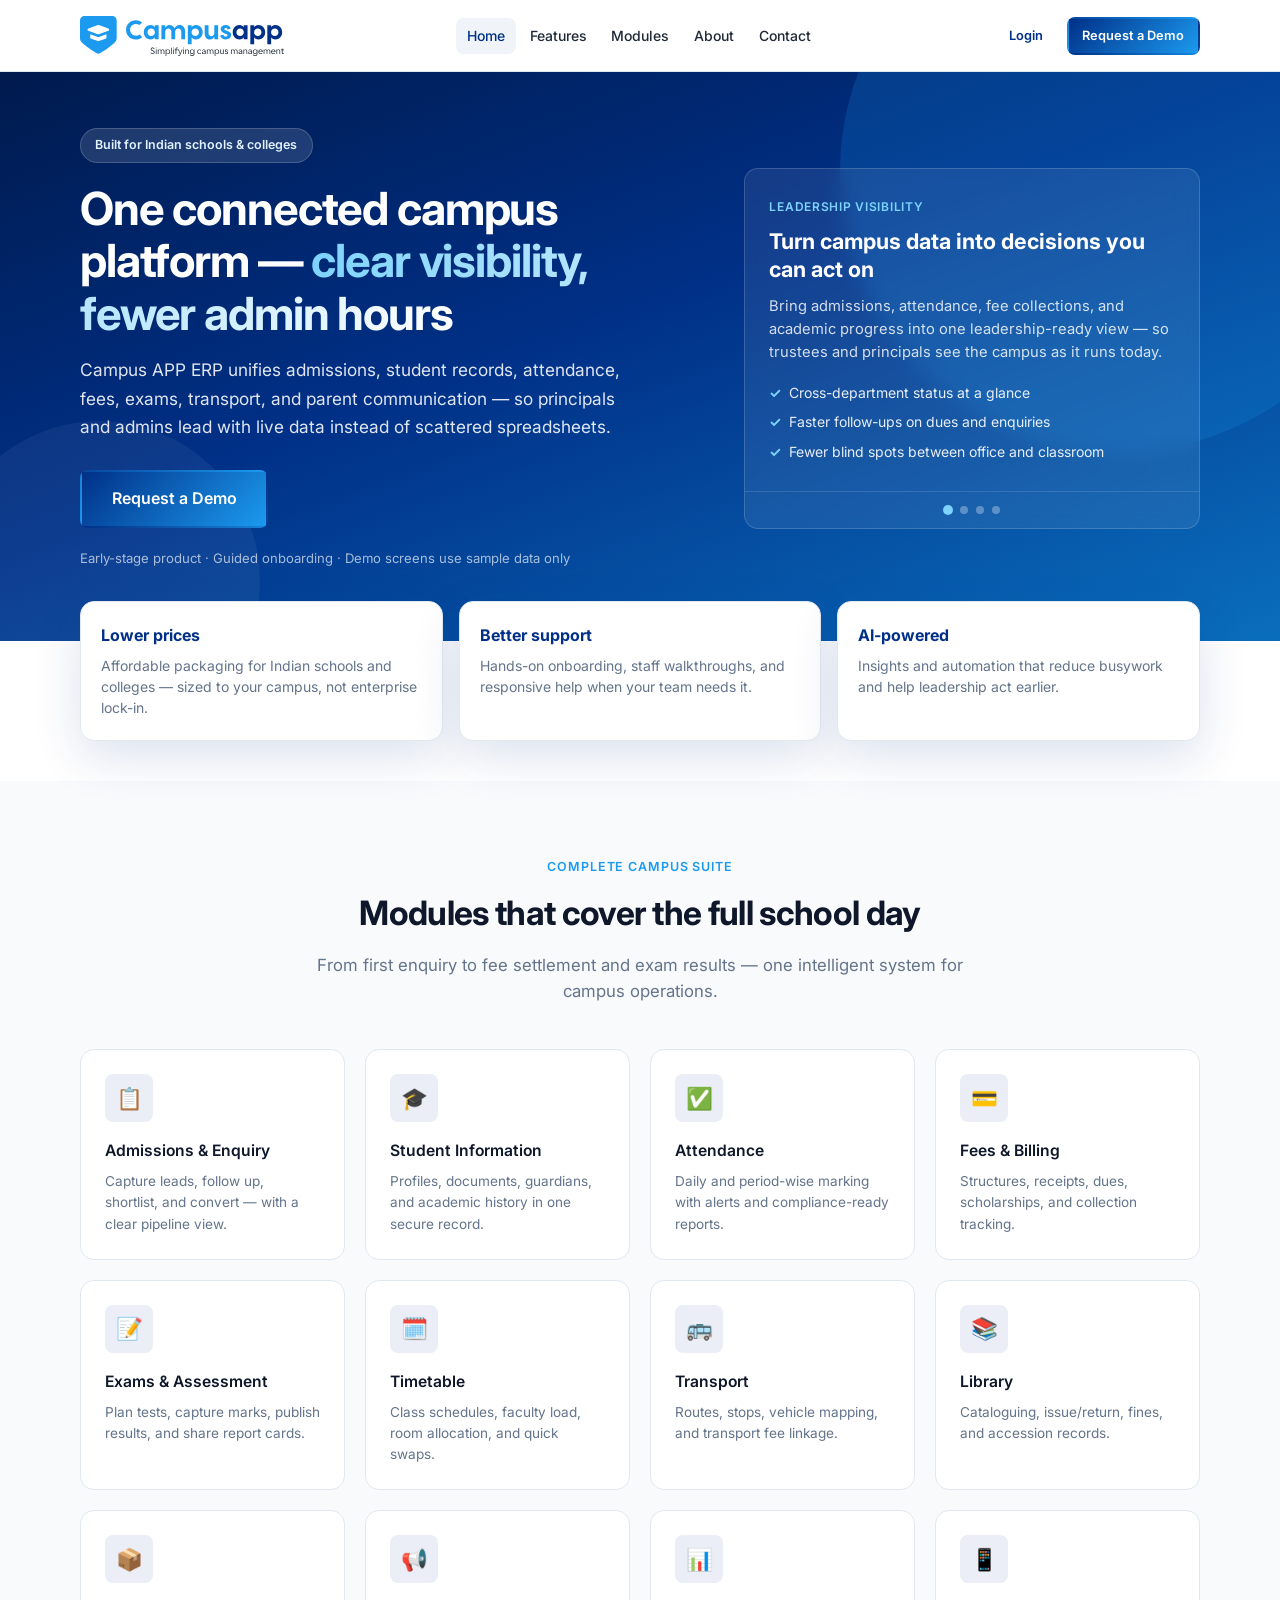
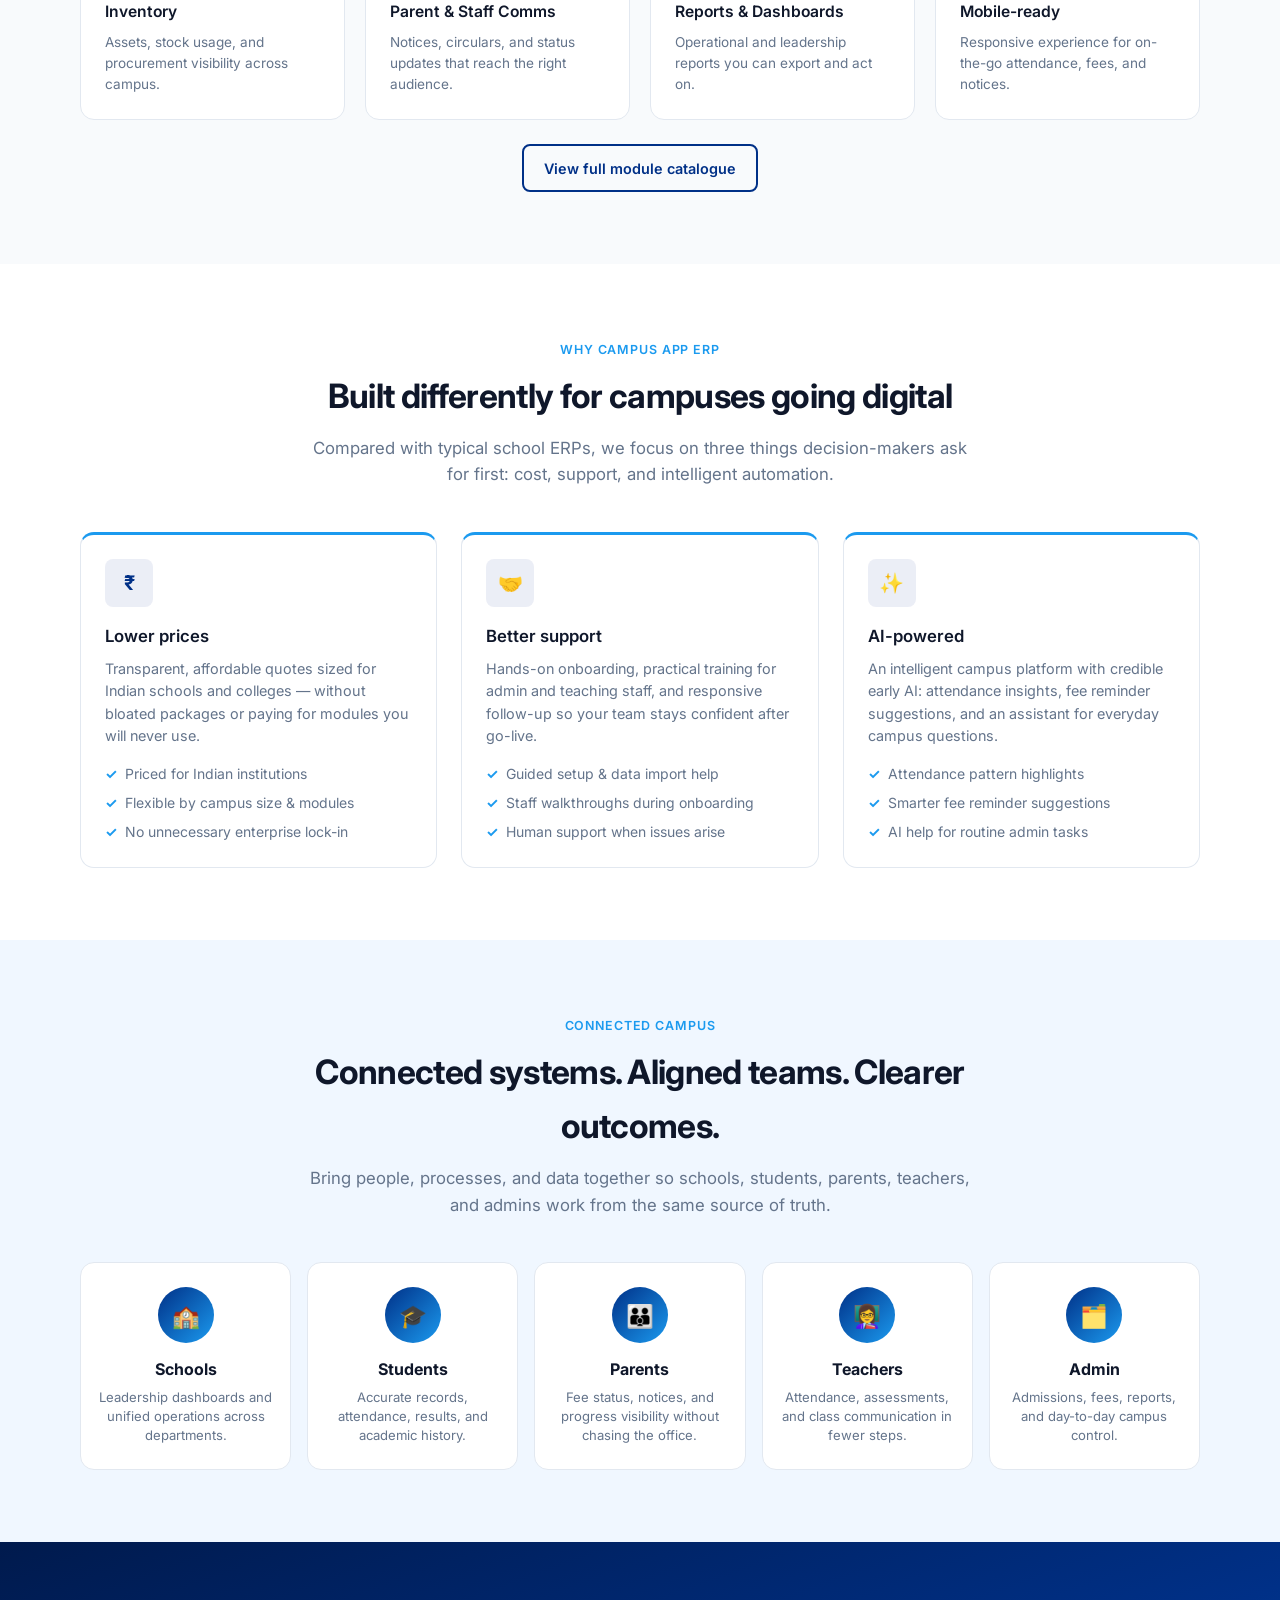
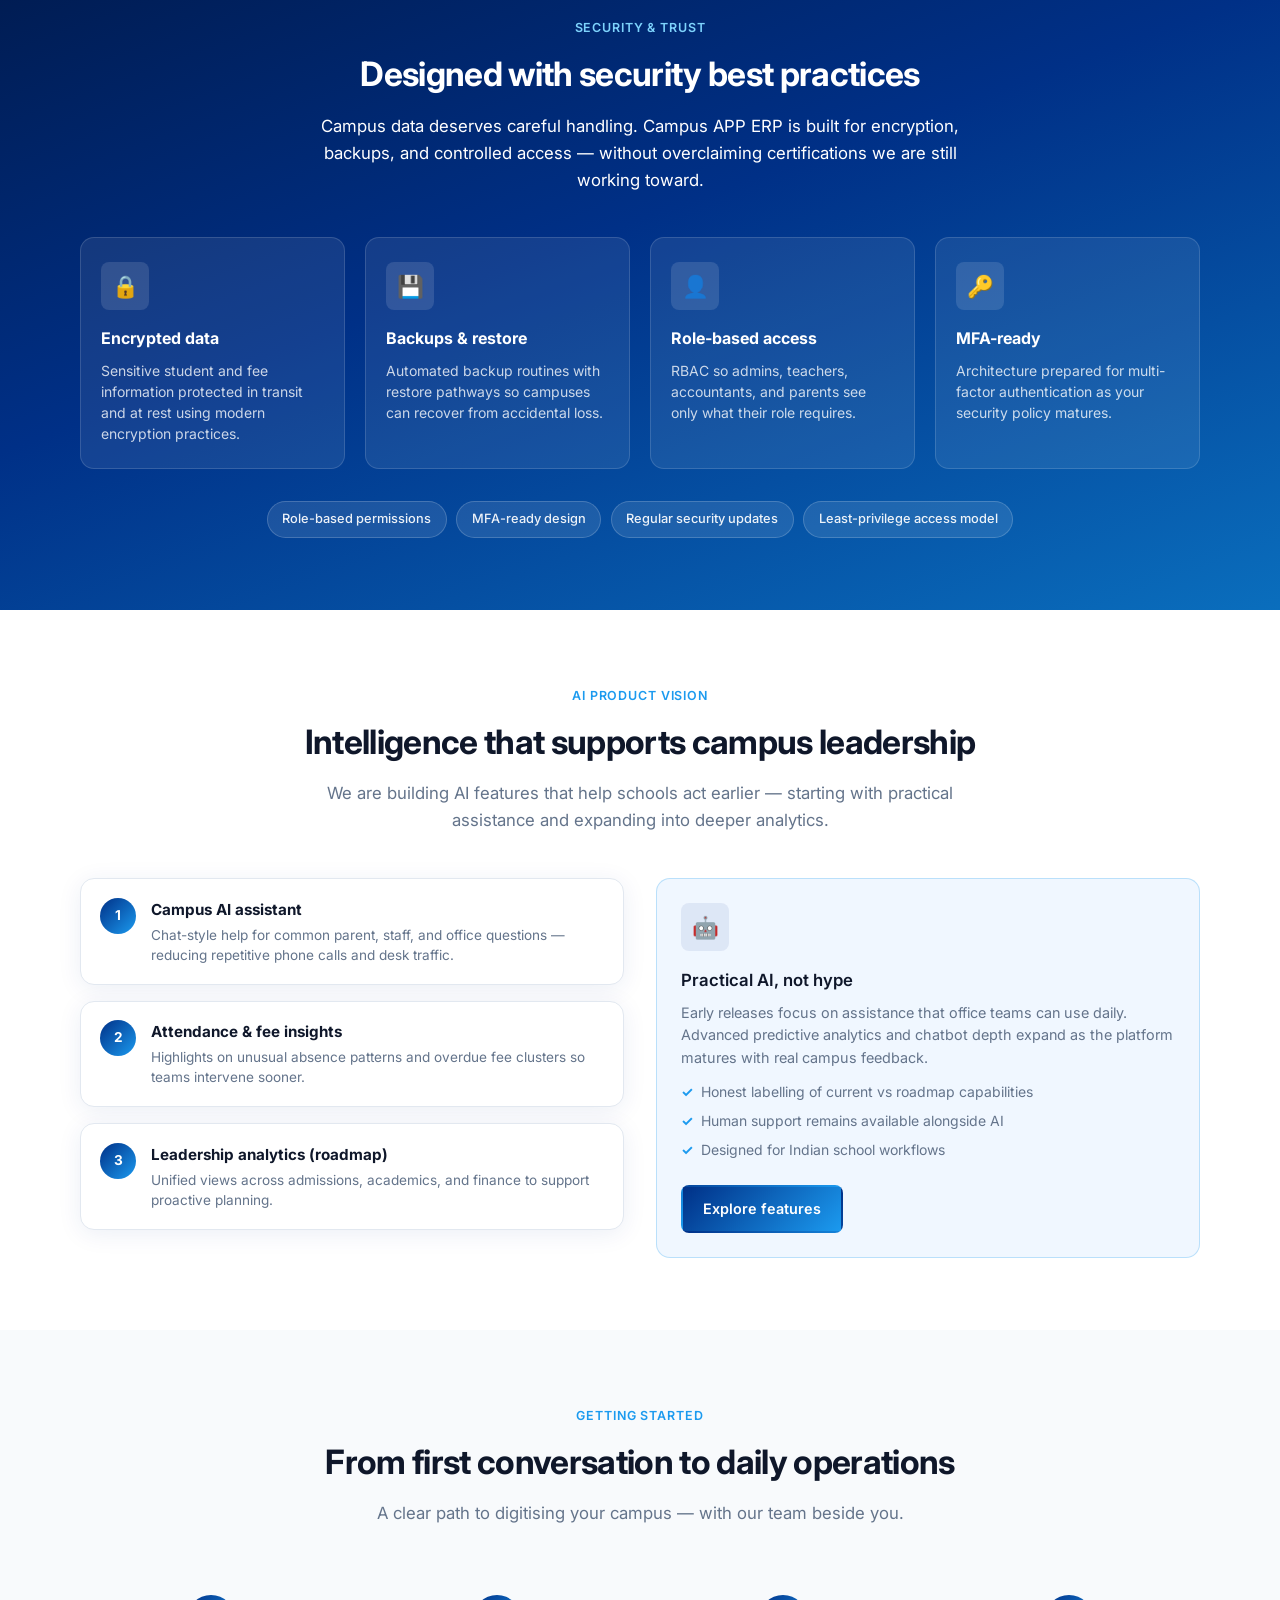
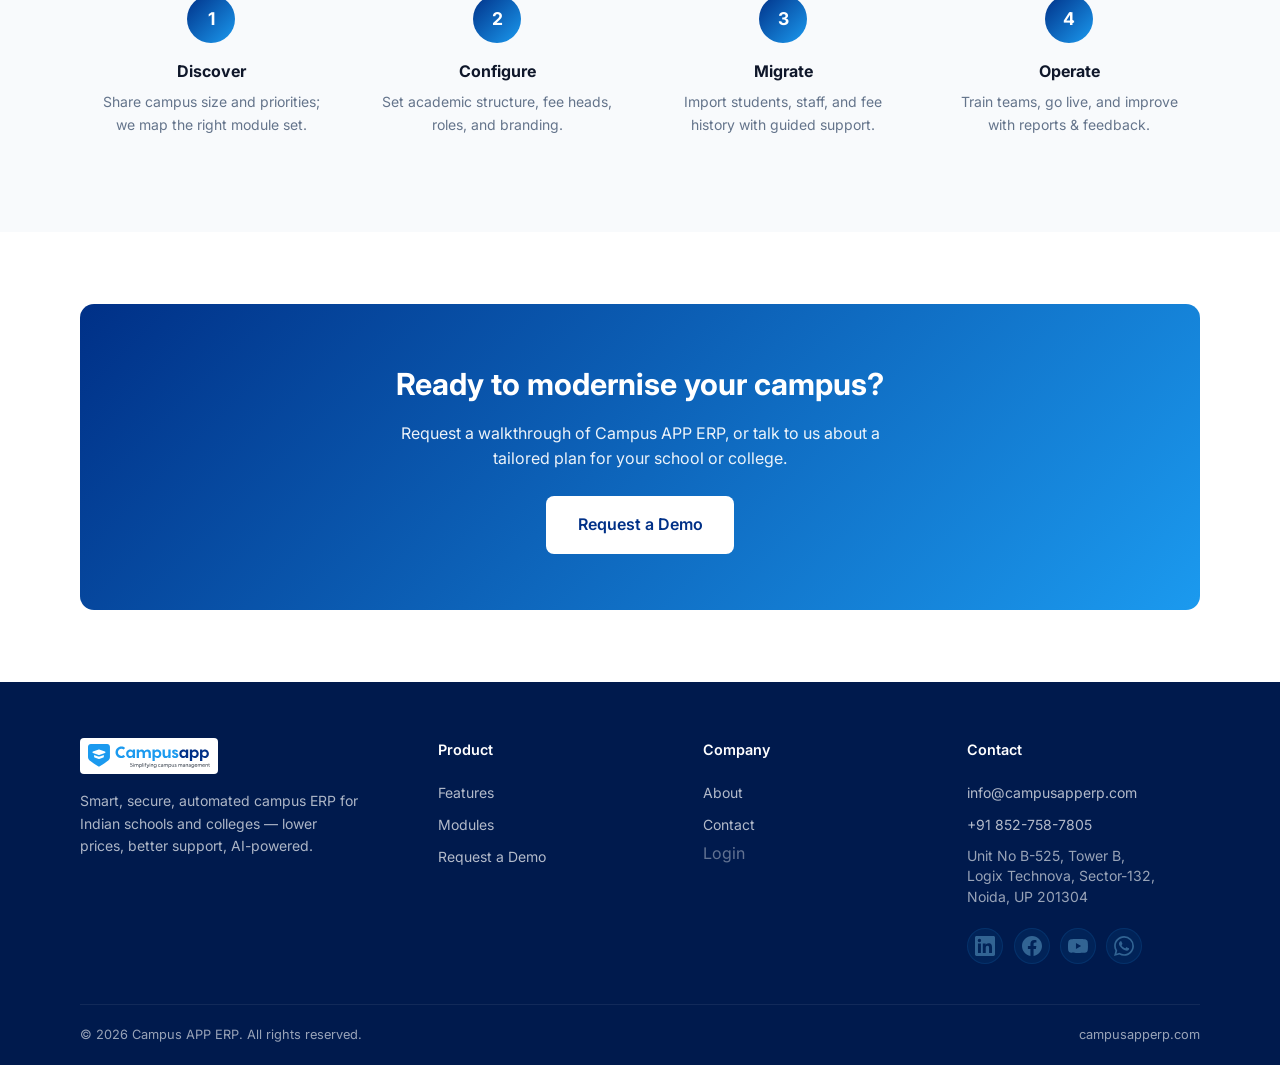
<file: index.html>
<!DOCTYPE html>
<html lang="en-IN">
<head>
    <meta name="google-site-verification" content="iivREe8S64DPAtSE9Hyhe__8ipH1cYuhUUrbDfJWEqI" />
    <!-- Google Tag Manager -->
    <script>
    (function (w, d, s, l, i) {
            w[l] = w[l] || []; w[l].push({
                'gtm.start':
                    new Date().getTime(), event: 'gtm.js'
            }); var f = d.getElementsByTagName(s)[0],
                j = d.createElement(s), dl = l != 'dataLayer' ? '&l=' + l : ''; j.async = true; j.src =
                    'https://www.googletagmanager.com/gtm.js?id=' + i + dl; f.parentNode.insertBefore(j, f);
        })(window, document, 'script', 'dataLayer', 'GTM-5B86VQKT');</script>
    <!-- End Google Tag Manager -->
    <meta charset="UTF-8">
    <meta name="viewport" content="width=device-width, initial-scale=1.0">
    <meta name="description" content="School Management Software | Smart, Secure & Automated Campus ERP for Indian schools and colleges — Campus APP ERP. Admissions, fees, attendance, exams, and AI-assisted insights.">
    <link rel="canonical" href="https://campusapperp.com/">
    <meta property="og:type" content="website">
    <meta property="og:site_name" content="Campus APP ERP">
    <meta property="og:title" content="School Management Software | Smart, Secure & Automated Campus ERP — Campus APP ERP">
    <meta property="og:description" content="School Management Software | Smart, Secure & Automated Campus ERP for Indian schools and colleges — Campus APP ERP. Admissions, fees, attendance, exams, and AI-assisted insights.">
    <meta property="og:url" content="https://campusapperp.com/">
    <meta property="og:image" content="https://campusapperp.com/assets/favicon.png">
    <meta property="og:locale" content="en_IN">
    <meta name="twitter:card" content="summary">
    <meta name="twitter:title" content="School Management Software | Smart, Secure & Automated Campus ERP — Campus APP ERP">
    <meta name="twitter:description" content="School Management Software | Smart, Secure & Automated Campus ERP for Indian schools and colleges — Campus APP ERP. Admissions, fees, attendance, exams, and AI-assisted insights.">
    <meta name="twitter:image" content="https://campusapperp.com/assets/favicon.png">
    <title>School Management Software | Smart, Secure & Automated Campus ERP — Campus APP ERP</title>
    <link rel="icon" href="/assets/favicon.ico" sizes="any">
    <link rel="icon" type="image/png" href="/assets/favicon.png">
    <link rel="apple-touch-icon" href="/assets/apple-touch-icon.png">
    <link rel="preconnect" href="https://fonts.googleapis.com">
    <link rel="preconnect" href="https://fonts.gstatic.com" crossorigin>
    <link href="https://fonts.googleapis.com/css2?family=Inter:wght@400;500;600;700&display=swap" rel="stylesheet">
    <link rel="stylesheet" href="/css/styles.css">
    <script type="application/ld+json">
        {
          "@context": "https://schema.org",
          "@graph": [
            {
              "@type": "Organization",
              "@id": "https://campusapperp.com/#organization",
              "name": "Campus APP ERP",
              "url": "https://campusapperp.com/",
              "logo": "https://campusapperp.com/assets/Logo1.svg",
              "email": "info@campusapperp.com",
              "telephone": "+91-852-758-7805",
              "address": {
                "@type": "PostalAddress",
                "streetAddress": "Unit No B-525, Tower B, Logix Technova, Block B, Sector-132",
                "addressLocality": "Noida",
                "addressRegion": "Uttar Pradesh",
                "postalCode": "201304",
                "addressCountry": "IN"
              },
              "areaServed": "IN",
              "description": "Smart, secure, automated campus ERP for Indian schools and colleges."
            },
            {
              "@type": "WebSite",
              "@id": "https://campusapperp.com/#website",
              "url": "https://campusapperp.com/",
              "name": "Campus APP ERP",
              "publisher": {"@id": "https://campusapperp.com/#organization"},
              "inLanguage": "en-IN"
            },
            {
              "@type": "SoftwareApplication",
              "@id": "https://campusapperp.com/#software",
              "name": "Campus APP ERP",
              "applicationCategory": "BusinessApplication",
              "operatingSystem": "Web",
              "url": "https://campusapperp.com/",
              "description": "School and college management ERP covering admissions, student records, attendance, fees, exams, transport, and parent communication.",
              "offers": {
                "@type": "Offer",
                "priceCurrency": "INR",
                "availability": "https://schema.org/PreOrder",
                "url": "https://campusapperp.com/contact",
                "description": "Tailored quotes for Indian schools and colleges — contact for pricing."
              },
              "provider": {"@id": "https://campusapperp.com/#organization"}
            }
          ]
        }
    </script>
</head>
<body>
    <!-- Google Tag Manager (noscript) -->
    <noscript>
        <iframe src="https://www.googletagmanager.com/ns.html?id=GTM-5B86VQKT"
                height="0" width="0" style="display:none;visibility:hidden"></iframe>
    </noscript>
    <!-- End Google Tag Manager (noscript) -->
    <header class="site-header">
        <div class="container header-inner">
            <a href="/" class="logo-link" aria-label="Campus APP ERP Home">
                <img src="/assets/Logo1.svg" alt="Campus APP ERP logo — school and college management software">
            </a>
            <nav class="nav-desktop" aria-label="Main">
                <a href="/" class="active">Home</a>
                <a href="/features">Features</a>
                <a href="/modules">Modules</a>
                <a href="/about">About</a>
                <a href="/contact">Contact</a>
            </nav>
            <div class="header-actions">
                <!--<span class="btn btn-ghost btn-sm btn-disabled" role="link" aria-disabled="true" title="Login coming soon">Login</span>-->
                <a href="https://app.campusapperp.com/" target="_blank" rel="noopener noreferrer" class="btn btn-ghost btn-sm" role="button"> Login </a>
                <a href="/contact" class="btn btn-primary btn-sm">Request a Demo</a>
                <button class="nav-toggle" type="button" aria-label="Open menu" aria-expanded="false">
                    <span></span><span></span><span></span>
                </button>
            </div>
        </div>
        <nav class="nav-mobile" aria-label="Mobile">
            <a href="/">Home</a>
            <a href="/features">Features</a>
            <a href="/modules">Modules</a>
            <a href="/about">About</a>
            <a href="/contact">Contact</a>
            <!--<span class="btn btn-outline btn-disabled" role="link" aria-disabled="true" title="Login coming soon">Login</span>-->
            <a href="https://app.campusapperp.com/" target="_blank" rel="noopener noreferrer" class="btn btn-ghost btn-sm" role="button"> Login </a>
            <a href="/contact" class="btn btn-primary">Request a Demo</a>
        </nav>
    </header>

    <main>
        <!-- Flagship hero with outcome panels -->
        <section class="hero" aria-labelledby="hero-heading">
            <div class="container hero-grid">
                <div>
                    <span class="hero-badge">Built for Indian schools &amp; colleges</span>
                    <h1 id="hero-heading">One connected campus platform — <span class="gradient-text">clear visibility, fewer admin hours</span></h1>
                    <p class="hero-lead">Campus APP ERP unifies admissions, student records, attendance, fees, exams, transport, and parent communication — so principals and admins lead with live data instead of scattered spreadsheets.</p>
                    <div class="hero-ctas">
                        <a href="/contact" class="btn btn-primary btn-lg">Request a Demo</a>
                    </div>
                    <p class="hero-note">Early-stage product · Guided onboarding · Demo screens use sample data only</p>
                </div>

                <div class="hero-rotator" id="hero-rotator" aria-roledescription="carousel" aria-label="Product value highlights">
                    <div class="hero-rotator-panel active" data-panel="0" role="group" aria-roledescription="slide" aria-label="1 of 4">
                        <div class="panel-kicker">Leadership visibility</div>
                        <h2>Turn campus data into decisions you can act on</h2>
                        <p>Bring admissions, attendance, fee collections, and academic progress into one leadership-ready view — so trustees and principals see the campus as it runs today.</p>
                        <ul>
                            <li>Cross-department status at a glance</li>
                            <li>Faster follow-ups on dues and enquiries</li>
                            <li>Fewer blind spots between office and classroom</li>
                        </ul>
                    </div>
                    <div class="hero-rotator-panel" data-panel="1" role="group" aria-roledescription="slide" aria-label="2 of 4" hidden>
                        <div class="panel-kicker">Admin time back</div>
                        <h2>Reclaim hours spent on repetitive campus work</h2>
                        <p>Automate routine fee reminders, attendance capture, notice circulation, and status reports — freeing office teams for parents, students, and planning.</p>
                        <ul>
                            <li>Structured enquiry-to-admission flows</li>
                            <li>Daily attendance without paper registers</li>
                            <li>Receipts and dues tracked in one ledger</li>
                        </ul>
                    </div>
                    <div class="hero-rotator-panel" data-panel="2" role="group" aria-roledescription="slide" aria-label="3 of 4" hidden>
                        <div class="panel-kicker">AI-assisted operations</div>
                        <h2>Let AI surface what needs attention next</h2>
                        <p>Practical assistance for early product stages: attendance pattern highlights, fee reminder suggestions, and a campus assistant for common staff questions.</p>
                        <ul>
                            <li>Attendance anomaly highlights</li>
                            <li>Smarter reminder suggestions</li>
                            <li>Quick answers for routine queries</li>
                        </ul>
                    </div>
                    <div class="hero-rotator-panel" data-panel="3" role="group" aria-roledescription="slide" aria-label="4 of 4" hidden>
                        <div class="panel-kicker">One campus platform</div>
                        <h2>Replace fragmented tools with a connected ERP</h2>
                        <p>Admissions, academics, finance, transport, library, and communication share one student record — consistent roles, permissions, and reporting across stakeholders.</p>
                        <ul>
                            <li>Single student system of record</li>
                            <li>Role-based access for every team</li>
                            <li>Mobile-ready for staff and parents</li>
                        </ul>
                    </div>
                    <div class="hero-rotator-dots" role="tablist" aria-label="Select highlight">
                        <button type="button" aria-label="Show panel 1" aria-selected="true" data-go="0"></button>
                        <button type="button" aria-label="Show panel 2" aria-selected="false" data-go="1"></button>
                        <button type="button" aria-label="Show panel 3" aria-selected="false" data-go="2"></button>
                        <button type="button" aria-label="Show panel 4" aria-selected="false" data-go="3"></button>
                    </div>
                </div>
            </div>
        </section>

        <section class="section" style="padding-top:0;padding-bottom:2.5rem;">
            <div class="container">
                <div class="outcome-strip">
                    <div class="outcome-card">
                        <strong>Lower prices</strong>
                        <p>Affordable packaging for Indian schools and colleges — sized to your campus, not enterprise lock-in.</p>
                    </div>
                    <div class="outcome-card">
                        <strong>Better support</strong>
                        <p>Hands-on onboarding, staff walkthroughs, and responsive help when your team needs it.</p>
                    </div>
                    <div class="outcome-card">
                        <strong>AI-powered</strong>
                        <p>Insights and automation that reduce busywork and help leadership act earlier.</p>
                    </div>
                </div>
            </div>
        </section>

        <!-- Module suite -->
        <section class="section section-alt module-suite" id="modules">
            <div class="container">
                <div class="section-header">
                    <span class="eyebrow">Complete campus suite</span>
                    <h2>Modules that cover the full school day</h2>
                    <p>From first enquiry to fee settlement and exam results — one intelligent system for campus operations.</p>
                </div>
                <div class="grid-4">
                    <a href="/modules" class="card card-link">
                        <div class="card-icon">📋</div>
                        <h3>Admissions &amp; Enquiry</h3>
                        <p>Capture leads, follow up, shortlist, and convert — with a clear pipeline view.</p>
                    </a>
                    <a href="/students" class="card card-link">
                        <div class="card-icon">🎓</div>
                        <h3>Student Information</h3>
                        <p>Profiles, documents, guardians, and academic history in one secure record.</p>
                    </a>
                    <a href="/attendance" class="card card-link">
                        <div class="card-icon">✅</div>
                        <h3>Attendance</h3>
                        <p>Daily and period-wise marking with alerts and compliance-ready reports.</p>
                    </a>
                    <a href="/fees" class="card card-link">
                        <div class="card-icon">💳</div>
                        <h3>Fees &amp; Billing</h3>
                        <p>Structures, receipts, dues, scholarships, and collection tracking.</p>
                    </a>
                    <div class="card">
                        <div class="card-icon">📝</div>
                        <h3>Exams &amp; Assessment</h3>
                        <p>Plan tests, capture marks, publish results, and share report cards.</p>
                    </div>
                    <div class="card">
                        <div class="card-icon">🗓️</div>
                        <h3>Timetable</h3>
                        <p>Class schedules, faculty load, room allocation, and quick swaps.</p>
                    </div>
                    <div class="card">
                        <div class="card-icon">🚌</div>
                        <h3>Transport</h3>
                        <p>Routes, stops, vehicle mapping, and transport fee linkage.</p>
                    </div>
                    <div class="card">
                        <div class="card-icon">📚</div>
                        <h3>Library</h3>
                        <p>Cataloguing, issue/return, fines, and accession records.</p>
                    </div>
                    <div class="card">
                        <div class="card-icon">📦</div>
                        <h3>Inventory</h3>
                        <p>Assets, stock usage, and procurement visibility across campus.</p>
                    </div>
                    <a href="/notices" class="card card-link">
                        <div class="card-icon">📢</div>
                        <h3>Parent &amp; Staff Comms</h3>
                        <p>Notices, circulars, and status updates that reach the right audience.</p>
                    </a>
                    <div class="card">
                        <div class="card-icon">📊</div>
                        <h3>Reports &amp; Dashboards</h3>
                        <p>Operational and leadership reports you can export and act on.</p>
                    </div>
                    <div class="card">
                        <div class="card-icon">📱</div>
                        <h3>Mobile-ready</h3>
                        <p>Responsive experience for on-the-go attendance, fees, and notices.</p>
                    </div>
                </div>
                <div class="text-center mt-3">
                    <a href="/modules" class="btn btn-outline">View full module catalogue</a>
                </div>
            </div>
        </section>

        <!-- Why better -->
        <section class="section" id="why-better">
            <div class="container">
                <div class="section-header">
                    <span class="eyebrow">Why Campus APP ERP</span>
                    <h2>Built differently for campuses going digital</h2>
                    <p>Compared with typical school ERPs, we focus on three things decision-makers ask for first: cost, support, and intelligent automation.</p>
                </div>
                <div class="grid-3 why-better-grid">
                    <div class="card why-card">
                        <div class="card-icon">₹</div>
                        <h3>Lower prices</h3>
                        <p>Transparent, affordable quotes sized for Indian schools and colleges — without bloated packages or paying for modules you will never use.</p>
                        <ul>
                            <li>Priced for Indian institutions</li>
                            <li>Flexible by campus size &amp; modules</li>
                            <li>No unnecessary enterprise lock-in</li>
                        </ul>
                    </div>
                    <div class="card why-card">
                        <div class="card-icon">🤝</div>
                        <h3>Better support</h3>
                        <p>Hands-on onboarding, practical training for admin and teaching staff, and responsive follow-up so your team stays confident after go-live.</p>
                        <ul>
                            <li>Guided setup &amp; data import help</li>
                            <li>Staff walkthroughs during onboarding</li>
                            <li>Human support when issues arise</li>
                        </ul>
                    </div>
                    <div class="card why-card">
                        <div class="card-icon">✨</div>
                        <h3>AI-powered</h3>
                        <p>An intelligent campus platform with credible early AI: attendance insights, fee reminder suggestions, and an assistant for everyday campus questions.</p>
                        <ul>
                            <li>Attendance pattern highlights</li>
                            <li>Smarter fee reminder suggestions</li>
                            <li>AI help for routine admin tasks</li>
                        </ul>
                    </div>
                </div>
            </div>
        </section>

        <!-- Stakeholders -->
        <section class="section section-sky" id="stakeholders">
            <div class="container">
                <div class="section-header">
                    <span class="eyebrow">Connected campus</span>
                    <h2>Connected systems. Aligned teams. Clearer outcomes.</h2>
                    <p>Bring people, processes, and data together so schools, students, parents, teachers, and admins work from the same source of truth.</p>
                </div>
                <div class="stakeholder-grid">
                    <div class="stakeholder-card">
                        <div class="stakeholder-icon">🏫</div>
                        <h3>Schools</h3>
                        <p>Leadership dashboards and unified operations across departments.</p>
                    </div>
                    <div class="stakeholder-card">
                        <div class="stakeholder-icon">🎓</div>
                        <h3>Students</h3>
                        <p>Accurate records, attendance, results, and academic history.</p>
                    </div>
                    <div class="stakeholder-card">
                        <div class="stakeholder-icon">👪</div>
                        <h3>Parents</h3>
                        <p>Fee status, notices, and progress visibility without chasing the office.</p>
                    </div>
                    <div class="stakeholder-card">
                        <div class="stakeholder-icon">👩‍🏫</div>
                        <h3>Teachers</h3>
                        <p>Attendance, assessments, and class communication in fewer steps.</p>
                    </div>
                    <div class="stakeholder-card">
                        <div class="stakeholder-icon">🗂️</div>
                        <h3>Admin</h3>
                        <p>Admissions, fees, reports, and day-to-day campus control.</p>
                    </div>
                </div>
            </div>
        </section>

        <!-- Security -->
        <section class="section section-dark" id="security">
            <div class="container">
                <div class="section-header">
                    <span class="eyebrow">Security &amp; trust</span>
                    <h2>Designed with security best practices</h2>
                    <p>Campus data deserves careful handling. Campus APP ERP is built for encryption, backups, and controlled access — without overclaiming certifications we are still working toward.</p>
                </div>
                <div class="security-grid">
                    <div class="security-card">
                        <div class="card-icon">🔒</div>
                        <h3>Encrypted data</h3>
                        <p>Sensitive student and fee information protected in transit and at rest using modern encryption practices.</p>
                    </div>
                    <div class="security-card">
                        <div class="card-icon">💾</div>
                        <h3>Backups &amp; restore</h3>
                        <p>Automated backup routines with restore pathways so campuses can recover from accidental loss.</p>
                    </div>
                    <div class="security-card">
                        <div class="card-icon">👤</div>
                        <h3>Role-based access</h3>
                        <p>RBAC so admins, teachers, accountants, and parents see only what their role requires.</p>
                    </div>
                    <div class="security-card">
                        <div class="card-icon">🔑</div>
                        <h3>MFA-ready</h3>
                        <p>Architecture prepared for multi-factor authentication as your security policy matures.</p>
                    </div>
                </div>
                <div class="security-pills">
                    <span class="security-pill">Role-based permissions</span>
                    <span class="security-pill">MFA-ready design</span>
                    <span class="security-pill">Regular security updates</span>
                    <span class="security-pill">Least-privilege access model</span>
                </div>
            </div>
        </section>

        <!-- AI vision -->
        <section class="section" id="ai">
            <div class="container">
                <div class="section-header">
                    <span class="eyebrow">AI product vision</span>
                    <h2>Intelligence that supports campus leadership</h2>
                    <p>We are building AI features that help schools act earlier — starting with practical assistance and expanding into deeper analytics.</p>
                </div>
                <div class="ai-feature">
                    <div class="ai-list">
                        <div class="ai-item">
                            <div class="ai-num">1</div>
                            <div>
                                <h3>Campus AI assistant</h3>
                                <p>Chat-style help for common parent, staff, and office questions — reducing repetitive phone calls and desk traffic.</p>
                            </div>
                        </div>
                        <div class="ai-item">
                            <div class="ai-num">2</div>
                            <div>
                                <h3>Attendance &amp; fee insights</h3>
                                <p>Highlights on unusual absence patterns and overdue fee clusters so teams intervene sooner.</p>
                            </div>
                        </div>
                        <div class="ai-item">
                            <div class="ai-num">3</div>
                            <div>
                                <h3>Leadership analytics (roadmap)</h3>
                                <p>Unified views across admissions, academics, and finance to support proactive planning.</p>
                            </div>
                        </div>
                    </div>
                    <div class="card" style="background:var(--sky-tint);border-color:rgba(27,154,239,0.25);">
                        <div class="card-icon">🤖</div>
                        <h3>Practical AI, not hype</h3>
                        <p>Early releases focus on assistance that office teams can use daily. Advanced predictive analytics and chatbot depth expand as the platform matures with real campus feedback.</p>
                        <ul>
                            <li>Honest labelling of current vs roadmap capabilities</li>
                            <li>Human support remains available alongside AI</li>
                            <li>Designed for Indian school workflows</li>
                        </ul>
                        <div class="mt-3">
                            <a href="/features" class="btn btn-primary">Explore features</a>
                        </div>
                    </div>
                </div>
            </div>
        </section>

        <!-- How it works -->
        <section class="section section-alt">
            <div class="container">
                <div class="section-header">
                    <span class="eyebrow">Getting started</span>
                    <h2>From first conversation to daily operations</h2>
                    <p>A clear path to digitising your campus — with our team beside you.</p>
                </div>
                <div class="steps">
                    <div class="step">
                        <h3>Discover</h3>
                        <p>Share campus size and priorities; we map the right module set.</p>
                    </div>
                    <div class="step">
                        <h3>Configure</h3>
                        <p>Set academic structure, fee heads, roles, and branding.</p>
                    </div>
                    <div class="step">
                        <h3>Migrate</h3>
                        <p>Import students, staff, and fee history with guided support.</p>
                    </div>
                    <div class="step">
                        <h3>Operate</h3>
                        <p>Train teams, go live, and improve with reports &amp; feedback.</p>
                    </div>
                </div>
            </div>
        </section>

        <section class="section">
            <div class="container">
                <div class="cta-banner">
                    <h2>Ready to modernise your campus?</h2>
                    <p>Request a walkthrough of Campus APP ERP, or talk to us about a tailored plan for your school or college.</p>
                    <div class="hero-ctas">
                        <a href="/contact" class="btn btn-white btn-lg">Request a Demo</a>
                    </div>
                </div>
            </div>
        </section>
    </main>

    <footer class="site-footer">
        <div class="container">
            <div class="footer-grid">
                <div class="footer-brand">
                    <img src="/assets/Logo1.svg" alt="Campus APP ERP logo — school and college management software">
                    <p>Smart, secure, automated campus ERP for Indian schools and colleges — lower prices, better support, AI-powered.</p>
                </div>
                <div class="footer-col">
                    <h4>Product</h4>
                    <a href="/features">Features</a>
                    <a href="/modules">Modules</a>
                    <a href="/contact">Request a Demo</a>
                </div>
                <div class="footer-col">
                    <h4>Company</h4>
                    <a href="/about">About</a>
                    <a href="/contact">Contact</a>
                    <span class="btn-disabled" role="link" aria-disabled="true" title="Login coming soon">Login</span>
                </div>
                <div class="footer-col">
                    <h4>Contact</h4>
                    <a href="mailto:info@campusapperp.com">info@campusapperp.com</a>
                    <a href="tel:+918527587805">+91 852-758-7805</a>
                    <span style="display:block;font-size:0.875rem;padding:0.3rem 0;opacity:0.7;line-height:1.45;">Unit No B-525, Tower B,<br>Logix Technova, Sector-132,<br>Noida, UP 201304</span>

                    <div class="footer-social" aria-label="Social media">
                        <span class="social-link social-link-disabled" role="link" aria-disabled="true" aria-label="LinkedIn (coming soon)" title="Coming soon">
                            <svg xmlns="http://www.w3.org/2000/svg" width="20" height="20" viewBox="0 0 24 24" fill="currentColor" aria-hidden="true"><path d="M20.447 20.452h-3.554v-5.569c0-1.328-.027-3.037-1.852-3.037-1.853 0-2.136 1.445-2.136 2.939v5.667H9.351V9h3.414v1.561h.046c.477-.9 1.637-1.85 3.37-1.85 3.601 0 4.267 2.37 4.267 5.455v6.286zM5.337 7.433a2.062 2.062 0 01-2.063-2.065 2.064 2.064 0 112.063 2.065zm1.782 13.019H3.555V9h3.564v11.452zM22.225 0H1.771C.792 0 0 .774 0 1.729v20.542C0 23.227.792 24 1.771 24h20.451C23.2 24 24 23.227 24 22.271V1.729C24.001.774 23.2 0 22.222 0h.003z" /></svg>
                        </span>
                        <span class="social-link social-link-disabled" role="link" aria-disabled="true" aria-label="Facebook (coming soon)" title="Coming soon">
                            <svg xmlns="http://www.w3.org/2000/svg" width="20" height="20" viewBox="0 0 24 24" fill="currentColor" aria-hidden="true"><path d="M24 12.073c0-6.627-5.373-12-12-12s-12 5.373-12 12c0 5.99 4.388 10.954 10.125 11.854v-8.385H7.078v-3.47h3.047V9.43c0-3.007 1.792-4.669 4.533-4.669 1.312 0 2.686.235 2.686.235v2.953H15.83c-1.491 0-1.956.925-1.956 1.874v2.25h3.328l-.532 3.47h-2.796v8.385C19.612 23.027 24 18.062 24 12.073z" /></svg>
                        </span>
                        <span class="social-link social-link-disabled" role="link" aria-disabled="true" aria-label="YouTube (coming soon)" title="Coming soon">
                            <svg xmlns="http://www.w3.org/2000/svg" width="20" height="20" viewBox="0 0 24 24" fill="currentColor" aria-hidden="true"><path d="M23.498 6.186a3.016 3.016 0 00-2.122-2.136C19.505 3.545 12 3.545 12 3.545s-7.505 0-9.377.505A3.017 3.017 0 00.502 6.186C0 8.07 0 12 0 12s0 3.93.502 5.814a3.016 3.016 0 002.122 2.136c1.871.505 9.376.505 9.376.505s7.505 0 9.377-.505a3.015 3.015 0 002.122-2.136C24 15.93 24 12 24 12s0-3.93-.502-5.814zM9.545 15.568V8.432L15.818 12l-6.273 3.568z" /></svg>
                        </span>
                        <span class="social-link social-link-disabled" role="link" aria-disabled="true" aria-label="WhatsApp (coming soon)" title="Coming soon">
                            <svg xmlns="http://www.w3.org/2000/svg" width="20" height="20" viewBox="0 0 24 24" fill="currentColor" aria-hidden="true"><path d="M17.472 14.382c-.297-.149-1.758-.867-2.03-.967-.273-.099-.471-.148-.67.15-.197.297-.767.966-.94 1.164-.173.199-.347.223-.644.075-.297-.15-1.255-.463-2.39-1.475-.883-.788-1.48-1.761-1.653-2.059-.173-.297-.018-.458.13-.606.134-.133.298-.347.446-.52.149-.174.198-.298.298-.497.099-.198.05-.371-.025-.52-.075-.149-.669-1.612-.916-2.207-.242-.579-.487-.5-.669-.51-.173-.008-.371-.01-.57-.01-.198 0-.52.074-.792.372-.272.297-1.04 1.016-1.04 2.479 0 1.462 1.065 2.875 1.213 3.074.149.198 2.096 3.2 5.077 4.487.709.306 1.262.489 1.694.625.712.227 1.36.195 1.871.118.571-.085 1.758-.719 2.006-1.413.248-.694.248-1.289.173-1.413-.074-.124-.272-.198-.57-.347m-5.421 7.403h-.004a9.87 9.87 0 01-5.031-1.378l-.361-.214-3.741.982.998-3.648-.235-.374a9.86 9.86 0 01-1.51-5.26c.001-5.45 4.436-9.884 9.888-9.884 2.64 0 5.122 1.03 6.988 2.898a9.825 9.825 0 012.893 6.994c-.003 5.45-4.435 9.884-9.885 9.884m8.413-18.297A11.815 11.815 0 0012.05 0C5.495 0 .16 5.335.157 11.892c0 2.096.547 4.142 1.588 5.945L.057 24l6.305-1.654a11.882 11.882 0 005.683 1.448h.005c6.554 0 11.89-5.335 11.893-11.893a11.821 11.821 0 00-3.48-8.413z" /></svg>
                        </span>
                    </div>
                </div>
            </div>
            <div class="footer-bottom">
                <span>© 2026 Campus APP ERP. All rights reserved.</span>
                <span>campusapperp.com</span>
            </div>
        </div>
    </footer>

    <script src="/js/main.js"></script>
</body>
</html>
</file>
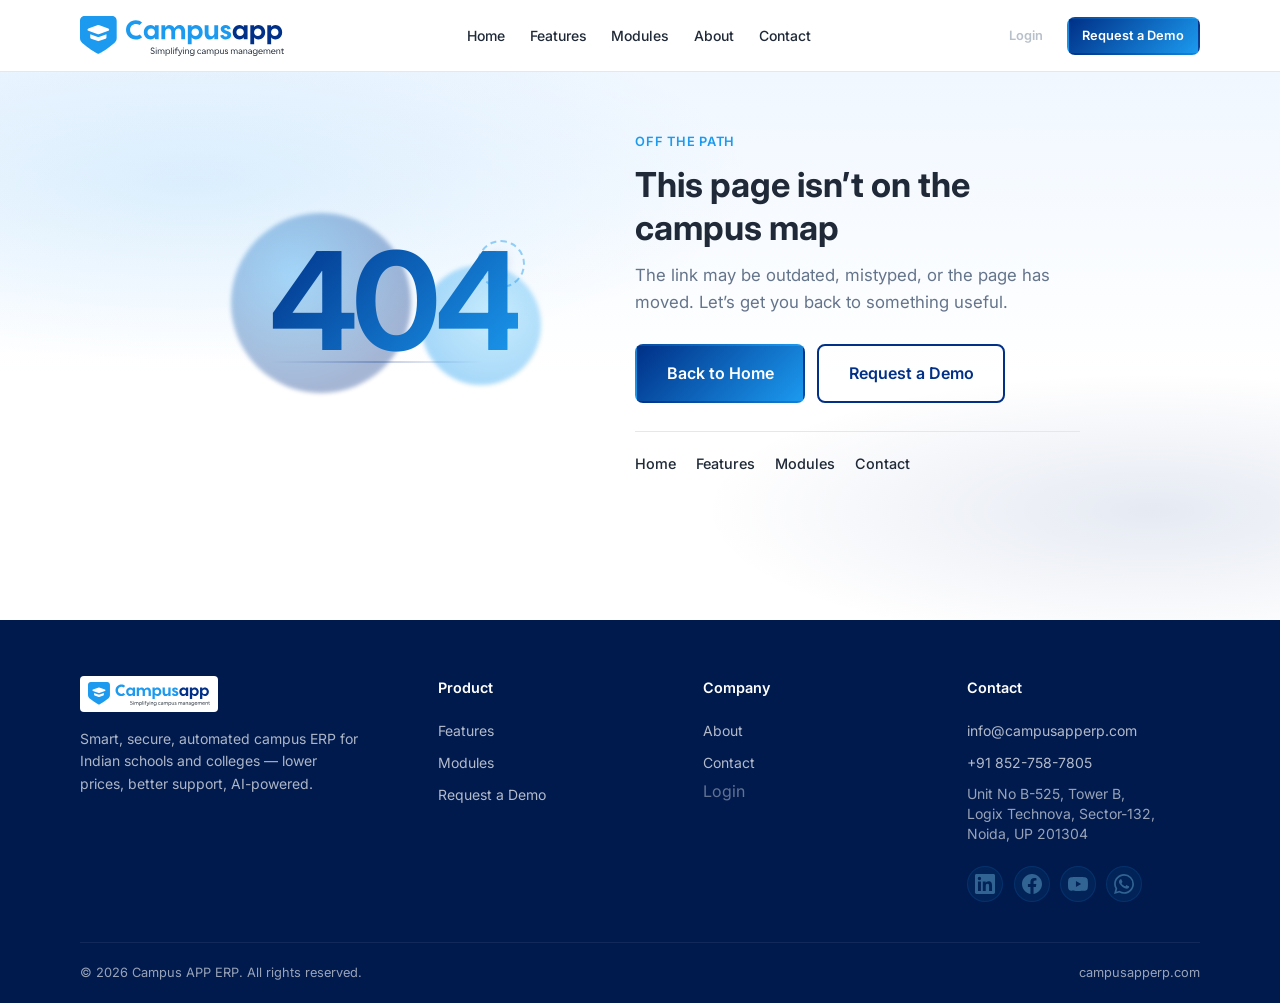
<file: 404/index.html>
<!DOCTYPE html>
<html lang="en-IN">
<head>
  <meta charset="UTF-8">
  <meta name="viewport" content="width=device-width, initial-scale=1.0">
  <meta name="robots" content="noindex, follow">
  <meta name="description" content="Page not found — Campus APP ERP. Return home or explore features, modules, and contact options.">
  <meta property="og:type" content="website">
  <meta property="og:site_name" content="Campus APP ERP">
  <meta property="og:title" content="404 — Page not found | Campus APP ERP">
  <meta property="og:description" content="This page isn’t on the campus map. Head home or explore Campus APP ERP features.">
  <meta property="og:url" content="https://campusapperp.com/404.html">
  <meta property="og:image" content="https://campusapperp.com/assets/favicon.png">
  <meta property="og:locale" content="en_IN">
  <meta name="twitter:card" content="summary">
  <meta name="twitter:title" content="404 — Page not found | Campus APP ERP">
  <meta name="twitter:description" content="This page isn’t on the campus map. Head home or explore Campus APP ERP features.">
  <meta name="twitter:image" content="https://campusapperp.com/assets/favicon.png">
  <title>404 — Page not found | Campus APP ERP</title>
  <link rel="icon" href="/assets/favicon.ico" sizes="any">
  <link rel="icon" type="image/png" href="/assets/favicon.png">
  <link rel="apple-touch-icon" href="/assets/apple-touch-icon.png">
  <link rel="preconnect" href="https://fonts.googleapis.com">
  <link rel="preconnect" href="https://fonts.gstatic.com" crossorigin>
  <link href="https://fonts.googleapis.com/css2?family=Inter:wght@400;500;600;700&display=swap" rel="stylesheet">
  <link rel="stylesheet" href="/css/styles.css">
</head>
<body>
  <header class="site-header">
    <div class="container header-inner">
      <a href="/" class="logo-link" aria-label="Campus APP ERP Home">
        <img src="/assets/Logo1.svg" alt="Campus APP ERP logo — school and college management software">
      </a>
      <nav class="nav-desktop" aria-label="Main">
        <a href="/">Home</a>
        <a href="/features">Features</a>
        <a href="/modules">Modules</a>
        <a href="/about">About</a>
        <a href="/contact">Contact</a>
      </nav>
      <div class="header-actions">
        <span class="btn btn-ghost btn-sm btn-disabled" role="link" aria-disabled="true" title="Login coming soon">Login</span>
        <a href="/contact" class="btn btn-primary btn-sm">Request a Demo</a>
        <button class="nav-toggle" type="button" aria-label="Open menu" aria-expanded="false">
          <span></span><span></span><span></span>
        </button>
      </div>
    </div>
    <nav class="nav-mobile" aria-label="Mobile">
      <a href="/">Home</a>
      <a href="/features">Features</a>
      <a href="/modules">Modules</a>
      <a href="/about">About</a>
      <a href="/contact">Contact</a>
      <span class="btn btn-outline btn-disabled" role="link" aria-disabled="true" title="Login coming soon">Login</span>
      <a href="/contact" class="btn btn-primary">Request a Demo</a>
    </nav>
  </header>

  <main>
    <section class="error-page" aria-labelledby="error-heading">
      <div class="container error-page-inner">
        <div class="error-visual" aria-hidden="true">
          <div class="error-orb error-orb-a"></div>
          <div class="error-orb error-orb-b"></div>
          <div class="error-code">404</div>
          <div class="error-map">
            <span class="error-map-pin"></span>
            <span class="error-map-ring"></span>
            <span class="error-map-path"></span>
          </div>
        </div>
        <div class="error-copy">
          <p class="error-eyebrow">Off the path</p>
          <h1 id="error-heading">This page isn’t on the campus map</h1>
          <p class="error-lead">The link may be outdated, mistyped, or the page has moved. Let’s get you back to something useful.</p>
          <div class="error-actions">
            <a href="/" class="btn btn-primary btn-lg">Back to Home</a>
            <a href="/contact" class="btn btn-outline btn-lg">Request a Demo</a>
          </div>
          <nav class="error-links" aria-label="Helpful links">
            <a href="/">Home</a>
            <a href="/features">Features</a>
            <a href="/modules">Modules</a>
            <a href="/contact">Contact</a>
          </nav>
        </div>
      </div>
    </section>
  </main>

  <footer class="site-footer">
    <div class="container">
      <div class="footer-grid">
        <div class="footer-brand">
          <img src="/assets/Logo1.svg" alt="Campus APP ERP logo — school and college management software">
          <p>Smart, secure, automated campus ERP for Indian schools and colleges — lower prices, better support, AI-powered.</p>
        </div>
        <div class="footer-col">
          <h4>Product</h4>
          <a href="/features">Features</a>
          <a href="/modules">Modules</a>
          <a href="/contact">Request a Demo</a>
        </div>
        <div class="footer-col">
          <h4>Company</h4>
          <a href="/about">About</a>
          <a href="/contact">Contact</a>
          <span class="btn-disabled" role="link" aria-disabled="true" title="Login coming soon">Login</span>
        </div>
        <div class="footer-col">
          <h4>Contact</h4>
          <a href="mailto:info@campusapperp.com">info@campusapperp.com</a>
          <a href="tel:+918527587805">+91 852-758-7805</a>
          <span style="display:block;font-size:0.875rem;padding:0.3rem 0;opacity:0.7;line-height:1.45;">Unit No B-525, Tower B,<br>Logix Technova, Sector-132,<br>Noida, UP 201304</span>

          <div class="footer-social" aria-label="Social media">
            <span class="social-link social-link-disabled" role="link" aria-disabled="true" aria-label="LinkedIn (coming soon)" title="Coming soon">
              <svg xmlns="http://www.w3.org/2000/svg" width="20" height="20" viewBox="0 0 24 24" fill="currentColor" aria-hidden="true"><path d="M20.447 20.452h-3.554v-5.569c0-1.328-.027-3.037-1.852-3.037-1.853 0-2.136 1.445-2.136 2.939v5.667H9.351V9h3.414v1.561h.046c.477-.9 1.637-1.85 3.37-1.85 3.601 0 4.267 2.37 4.267 5.455v6.286zM5.337 7.433a2.062 2.062 0 01-2.063-2.065 2.064 2.064 0 112.063 2.065zm1.782 13.019H3.555V9h3.564v11.452zM22.225 0H1.771C.792 0 0 .774 0 1.729v20.542C0 23.227.792 24 1.771 24h20.451C23.2 24 24 23.227 24 22.271V1.729C24.001.774 23.2 0 22.222 0h.003z"/></svg>
            </span>
            <span class="social-link social-link-disabled" role="link" aria-disabled="true" aria-label="Facebook (coming soon)" title="Coming soon">
              <svg xmlns="http://www.w3.org/2000/svg" width="20" height="20" viewBox="0 0 24 24" fill="currentColor" aria-hidden="true"><path d="M24 12.073c0-6.627-5.373-12-12-12s-12 5.373-12 12c0 5.99 4.388 10.954 10.125 11.854v-8.385H7.078v-3.47h3.047V9.43c0-3.007 1.792-4.669 4.533-4.669 1.312 0 2.686.235 2.686.235v2.953H15.83c-1.491 0-1.956.925-1.956 1.874v2.25h3.328l-.532 3.47h-2.796v8.385C19.612 23.027 24 18.062 24 12.073z"/></svg>
            </span>
            <span class="social-link social-link-disabled" role="link" aria-disabled="true" aria-label="YouTube (coming soon)" title="Coming soon">
              <svg xmlns="http://www.w3.org/2000/svg" width="20" height="20" viewBox="0 0 24 24" fill="currentColor" aria-hidden="true"><path d="M23.498 6.186a3.016 3.016 0 00-2.122-2.136C19.505 3.545 12 3.545 12 3.545s-7.505 0-9.377.505A3.017 3.017 0 00.502 6.186C0 8.07 0 12 0 12s0 3.93.502 5.814a3.016 3.016 0 002.122 2.136c1.871.505 9.376.505 9.376.505s7.505 0 9.377-.505a3.015 3.015 0 002.122-2.136C24 15.93 24 12 24 12s0-3.93-.502-5.814zM9.545 15.568V8.432L15.818 12l-6.273 3.568z"/></svg>
            </span>
            <span class="social-link social-link-disabled" role="link" aria-disabled="true" aria-label="WhatsApp (coming soon)" title="Coming soon">
              <svg xmlns="http://www.w3.org/2000/svg" width="20" height="20" viewBox="0 0 24 24" fill="currentColor" aria-hidden="true"><path d="M17.472 14.382c-.297-.149-1.758-.867-2.03-.967-.273-.099-.471-.148-.67.15-.197.297-.767.966-.94 1.164-.173.199-.347.223-.644.075-.297-.15-1.255-.463-2.39-1.475-.883-.788-1.48-1.761-1.653-2.059-.173-.297-.018-.458.13-.606.134-.133.298-.347.446-.52.149-.174.198-.298.298-.497.099-.198.05-.371-.025-.52-.075-.149-.669-1.612-.916-2.207-.242-.579-.487-.5-.669-.51-.173-.008-.371-.01-.57-.01-.198 0-.52.074-.792.372-.272.297-1.04 1.016-1.04 2.479 0 1.462 1.065 2.875 1.213 3.074.149.198 2.096 3.2 5.077 4.487.709.306 1.262.489 1.694.625.712.227 1.36.195 1.871.118.571-.085 1.758-.719 2.006-1.413.248-.694.248-1.289.173-1.413-.074-.124-.272-.198-.57-.347m-5.421 7.403h-.004a9.87 9.87 0 01-5.031-1.378l-.361-.214-3.741.982.998-3.648-.235-.374a9.86 9.86 0 01-1.51-5.26c.001-5.45 4.436-9.884 9.888-9.884 2.64 0 5.122 1.03 6.988 2.898a9.825 9.825 0 012.893 6.994c-.003 5.45-4.435 9.884-9.885 9.884m8.413-18.297A11.815 11.815 0 0012.05 0C5.495 0 .16 5.335.157 11.892c0 2.096.547 4.142 1.588 5.945L.057 24l6.305-1.654a11.882 11.882 0 005.683 1.448h.005c6.554 0 11.89-5.335 11.893-11.893a11.821 11.821 0 00-3.48-8.413z"/></svg>
            </span>
          </div>
        </div>
      </div>
      <div class="footer-bottom">
        <span>© 2026 Campus APP ERP. All rights reserved.</span>
        <span>campusapperp.com</span>
      </div>
    </div>
  </footer>

  <script src="/js/main.js"></script>
</body>
</html>
</file>
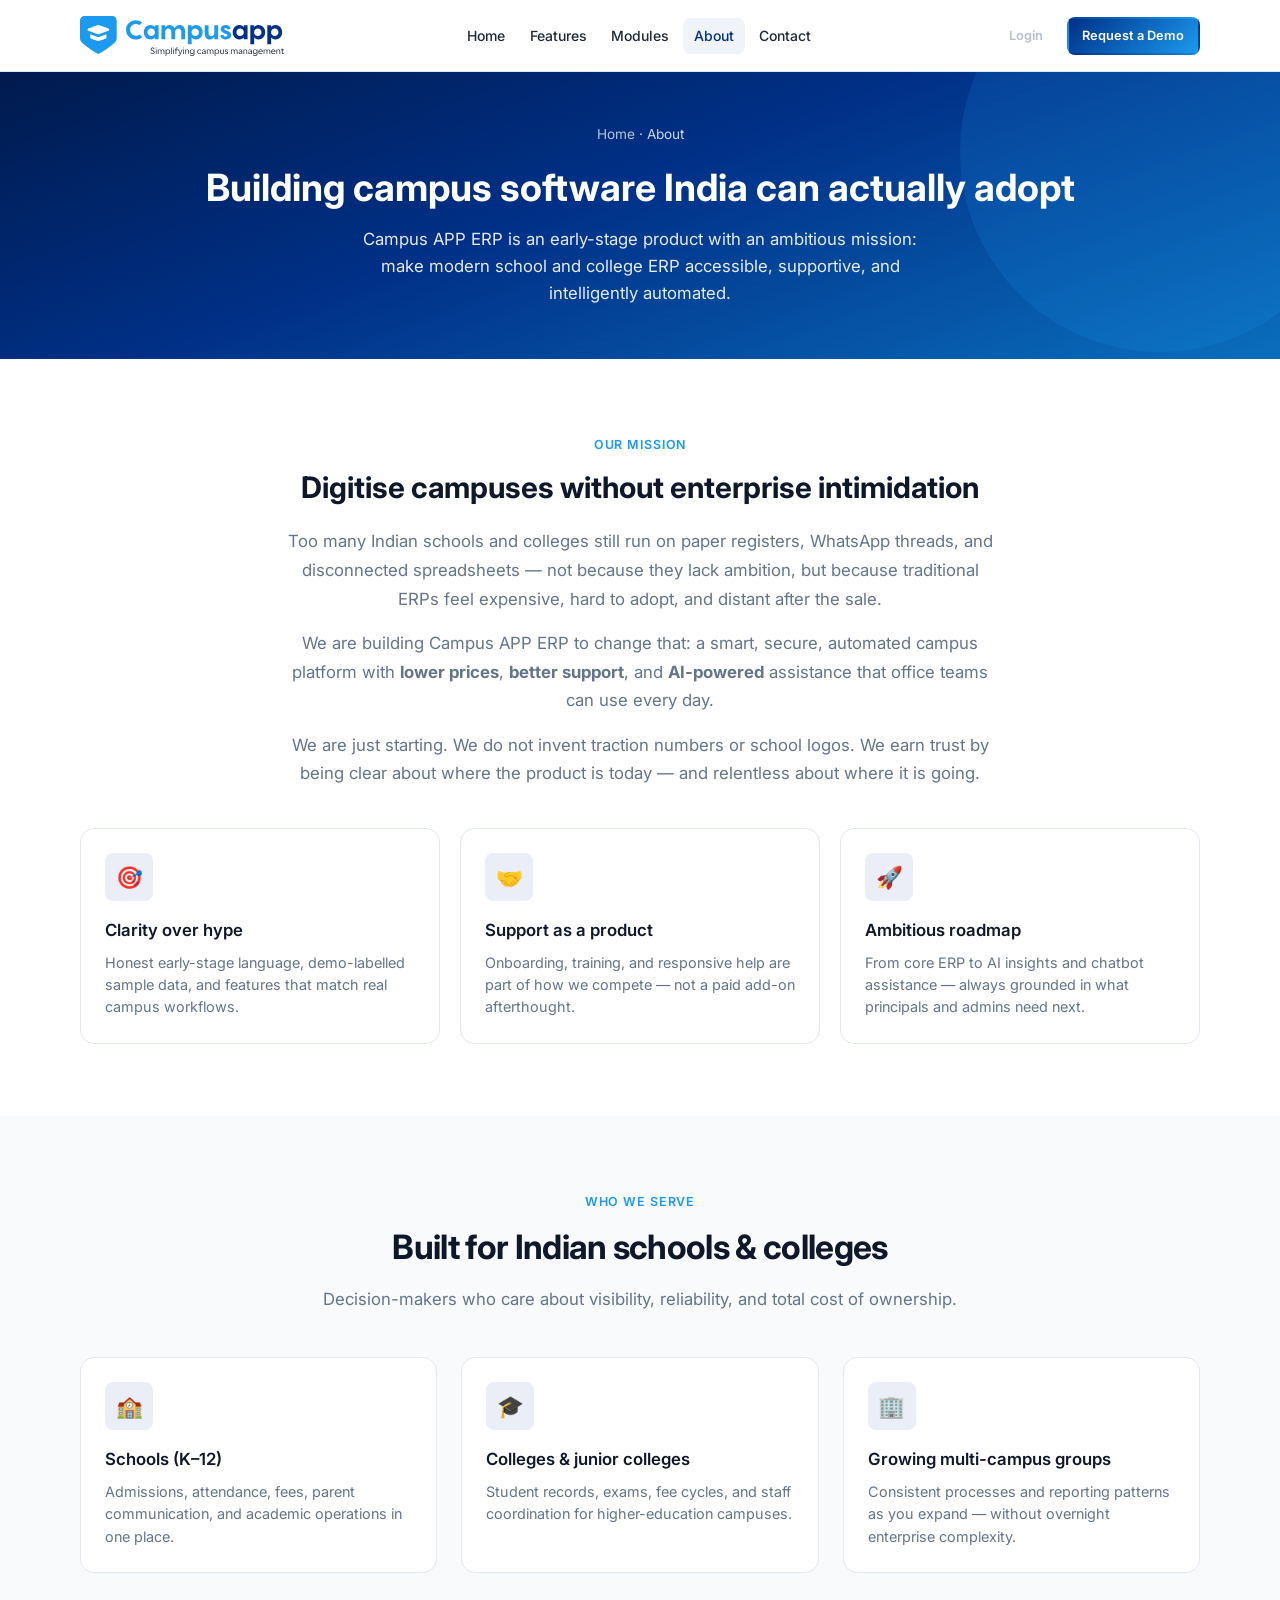
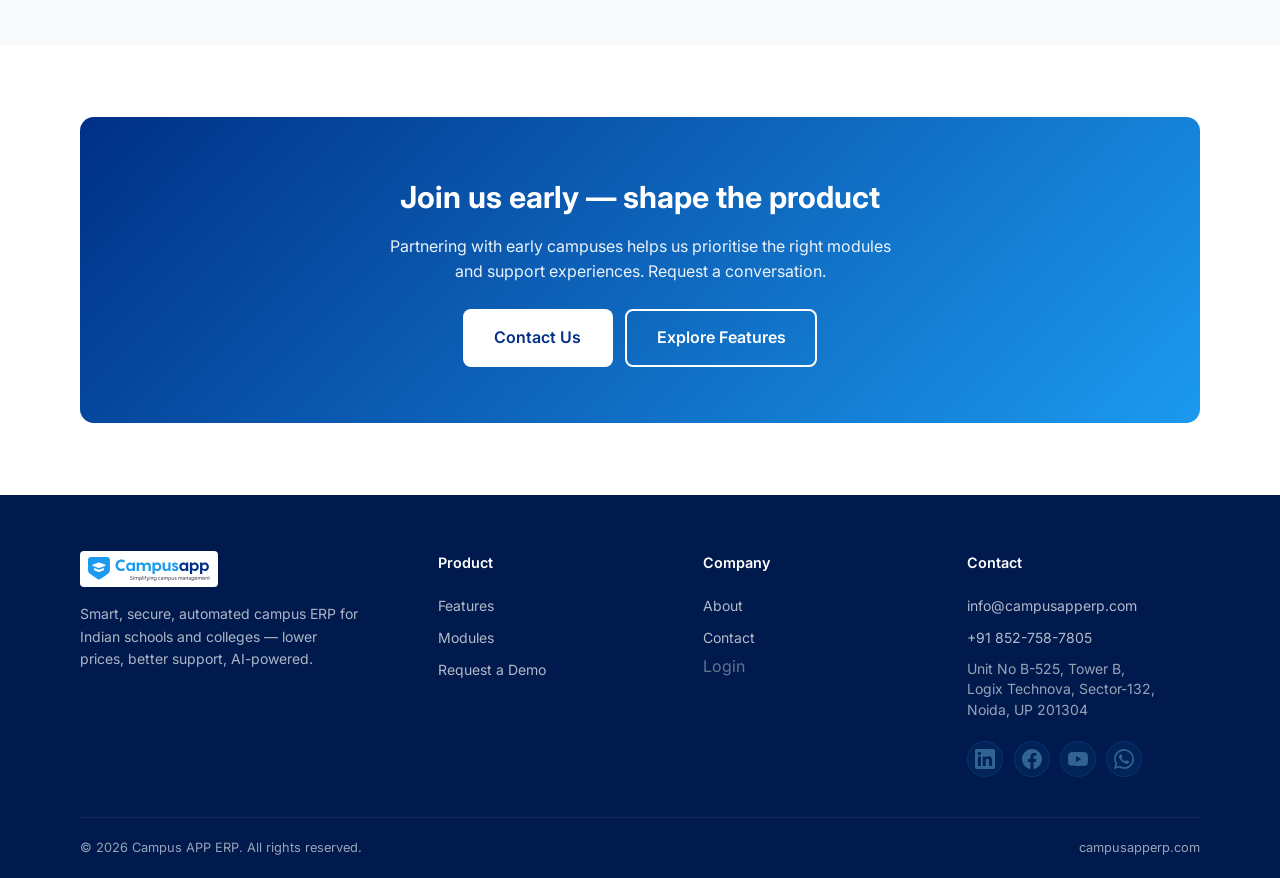
<file: about/index.html>
<!DOCTYPE html>
<html lang="en-IN">
<head>
  <meta charset="UTF-8">
  <meta name="viewport" content="width=device-width, initial-scale=1.0">
  <meta name="description" content="Learn about Campus APP ERP — an early-stage campus ERP built for Indian schools and colleges with lower prices, better support, and practical AI.">
  <link rel="canonical" href="https://campusapperp.com/about">
  <meta property="og:type" content="website">
  <meta property="og:site_name" content="Campus APP ERP">
  <meta property="og:title" content="About — Campus APP ERP | Mission for Indian Campuses">
  <meta property="og:description" content="Learn about Campus APP ERP — an early-stage campus ERP built for Indian schools and colleges with lower prices, better support, and practical AI.">
  <meta property="og:url" content="https://campusapperp.com/about">
  <meta property="og:image" content="https://campusapperp.com/assets/favicon.png">
  <meta property="og:locale" content="en_IN">
  <meta name="twitter:card" content="summary">
  <meta name="twitter:title" content="About — Campus APP ERP | Mission for Indian Campuses">
  <meta name="twitter:description" content="Learn about Campus APP ERP — an early-stage campus ERP built for Indian schools and colleges with lower prices, better support, and practical AI.">
  <meta name="twitter:image" content="https://campusapperp.com/assets/favicon.png">
  <title>About — Campus APP ERP | Mission for Indian Campuses</title>
  <link rel="icon" href="/assets/favicon.ico" sizes="any">
  <link rel="icon" type="image/png" href="/assets/favicon.png">
  <link rel="apple-touch-icon" href="/assets/apple-touch-icon.png">
  <link rel="preconnect" href="https://fonts.googleapis.com">
  <link rel="preconnect" href="https://fonts.gstatic.com" crossorigin>
  <link href="https://fonts.googleapis.com/css2?family=Inter:wght@400;500;600;700&display=swap" rel="stylesheet">
  <link rel="stylesheet" href="/css/styles.css">
</head>
<body>
  <header class="site-header">
    <div class="container header-inner">
      <a href="/" class="logo-link" aria-label="Campus APP ERP Home">
        <img src="/assets/Logo1.svg" alt="Campus APP ERP logo — school and college management software">
      </a>
      <nav class="nav-desktop" aria-label="Main">
        <a href="/">Home</a>
        <a href="/features">Features</a>
        <a href="/modules">Modules</a>
        <a href="/about" class="active">About</a>
        <a href="/contact">Contact</a>
      </nav>
      <div class="header-actions">
        <span class="btn btn-ghost btn-sm btn-disabled" role="link" aria-disabled="true" title="Login coming soon">Login</span>
        <a href="/contact" class="btn btn-primary btn-sm">Request a Demo</a>
        <button class="nav-toggle" type="button" aria-label="Open menu" aria-expanded="false">
          <span></span><span></span><span></span>
        </button>
      </div>
    </div>
    <nav class="nav-mobile" aria-label="Mobile">
      <a href="/">Home</a>
      <a href="/features">Features</a>
      <a href="/modules">Modules</a>
      <a href="/about">About</a>
      <a href="/contact">Contact</a>
      <span class="btn btn-outline btn-disabled" role="link" aria-disabled="true" title="Login coming soon">Login</span>
      <a href="/contact" class="btn btn-primary">Request a Demo</a>
    </nav>
  </header>

  <main>
    <section class="page-hero">
      <div class="container">
        <div class="breadcrumb"><a href="/">Home</a> · About</div>
        <h1>Building campus software India can actually adopt</h1>
        <p>Campus APP ERP is an early-stage product with an ambitious mission: make modern school and college ERP accessible, supportive, and intelligently automated.</p>
      </div>
    </section>

    <section class="section">
      <div class="container">
        <div class="about-mission">
          <span class="eyebrow" style="color:var(--accent);font-size:0.78rem;font-weight:600;text-transform:uppercase;letter-spacing:0.07em;">Our mission</span>
          <h2 style="font-size:clamp(1.4rem,2.5vw,1.85rem);margin:0.5rem 0 1rem;">Digitise campuses without enterprise intimidation</h2>
          <p>Too many Indian schools and colleges still run on paper registers, WhatsApp threads, and disconnected spreadsheets — not because they lack ambition, but because traditional ERPs feel expensive, hard to adopt, and distant after the sale.</p>
          <p>We are building Campus APP ERP to change that: a smart, secure, automated campus platform with <strong>lower prices</strong>, <strong>better support</strong>, and <strong>AI-powered</strong> assistance that office teams can use every day.</p>
          <p>We are just starting. We do not invent traction numbers or school logos. We earn trust by being clear about where the product is today — and relentless about where it is going.</p>
        </div>

        <div class="values-grid">
          <div class="card">
            <div class="card-icon">🎯</div>
            <h3>Clarity over hype</h3>
            <p>Honest early-stage language, demo-labelled sample data, and features that match real campus workflows.</p>
          </div>
          <div class="card">
            <div class="card-icon">🤝</div>
            <h3>Support as a product</h3>
            <p>Onboarding, training, and responsive help are part of how we compete — not a paid add-on afterthought.</p>
          </div>
          <div class="card">
            <div class="card-icon">🚀</div>
            <h3>Ambitious roadmap</h3>
            <p>From core ERP to AI insights and chatbot assistance — always grounded in what principals and admins need next.</p>
          </div>
        </div>
      </div>
    </section>

    <section class="section section-alt">
      <div class="container">
        <div class="section-header">
          <span class="eyebrow">Who we serve</span>
          <h2>Built for Indian schools &amp; colleges</h2>
          <p>Decision-makers who care about visibility, reliability, and total cost of ownership.</p>
        </div>
        <div class="grid-3">
          <div class="card">
            <div class="card-icon">🏫</div>
            <h3>Schools (K–12)</h3>
            <p>Admissions, attendance, fees, parent communication, and academic operations in one place.</p>
          </div>
          <div class="card">
            <div class="card-icon">🎓</div>
            <h3>Colleges &amp; junior colleges</h3>
            <p>Student records, exams, fee cycles, and staff coordination for higher-education campuses.</p>
          </div>
          <div class="card">
            <div class="card-icon">🏢</div>
            <h3>Growing multi-campus groups</h3>
            <p>Consistent processes and reporting patterns as you expand — without overnight enterprise complexity.</p>
          </div>
        </div>
      </div>
    </section>

    <section class="section">
      <div class="container">
        <div class="cta-banner">
          <h2>Join us early — shape the product</h2>
          <p>Partnering with early campuses helps us prioritise the right modules and support experiences. Request a conversation.</p>
          <div class="hero-ctas">
            <a href="/contact" class="btn btn-white btn-lg">Contact Us</a>
            <a href="/features" class="btn btn-outline btn-lg" style="border-color:#fff;color:#fff;">Explore Features</a>
          </div>
        </div>
      </div>
    </section>
  </main>

  <footer class="site-footer">
    <div class="container">
      <div class="footer-grid">
        <div class="footer-brand">
          <img src="/assets/Logo1.svg" alt="Campus APP ERP logo — school and college management software">
          <p>Smart, secure, automated campus ERP for Indian schools and colleges — lower prices, better support, AI-powered.</p>
        </div>
                <div class="footer-col">
          <h4>Product</h4>
          <a href="/features">Features</a>
          <a href="/modules">Modules</a>
          <a href="/contact">Request a Demo</a>
        </div>
        <div class="footer-col">
          <h4>Company</h4>
          <a href="/about">About</a>
          <a href="/contact">Contact</a>
          <span class="btn-disabled" role="link" aria-disabled="true" title="Login coming soon">Login</span>
        </div>
        <div class="footer-col">
          <h4>Contact</h4>
          <a href="mailto:info@campusapperp.com">info@campusapperp.com</a>
          <a href="tel:+918527587805">+91 852-758-7805</a>
          <span style="display:block;font-size:0.875rem;padding:0.3rem 0;opacity:0.7;line-height:1.45;">Unit No B-525, Tower B,<br>Logix Technova, Sector-132,<br>Noida, UP 201304</span>

          <div class="footer-social" aria-label="Social media">
            <span class="social-link social-link-disabled" role="link" aria-disabled="true" aria-label="LinkedIn (coming soon)" title="Coming soon">
              <svg xmlns="http://www.w3.org/2000/svg" width="20" height="20" viewBox="0 0 24 24" fill="currentColor" aria-hidden="true"><path d="M20.447 20.452h-3.554v-5.569c0-1.328-.027-3.037-1.852-3.037-1.853 0-2.136 1.445-2.136 2.939v5.667H9.351V9h3.414v1.561h.046c.477-.9 1.637-1.85 3.37-1.85 3.601 0 4.267 2.37 4.267 5.455v6.286zM5.337 7.433a2.062 2.062 0 01-2.063-2.065 2.064 2.064 0 112.063 2.065zm1.782 13.019H3.555V9h3.564v11.452zM22.225 0H1.771C.792 0 0 .774 0 1.729v20.542C0 23.227.792 24 1.771 24h20.451C23.2 24 24 23.227 24 22.271V1.729C24.001.774 23.2 0 22.222 0h.003z"/></svg>
            </span>
            <span class="social-link social-link-disabled" role="link" aria-disabled="true" aria-label="Facebook (coming soon)" title="Coming soon">
              <svg xmlns="http://www.w3.org/2000/svg" width="20" height="20" viewBox="0 0 24 24" fill="currentColor" aria-hidden="true"><path d="M24 12.073c0-6.627-5.373-12-12-12s-12 5.373-12 12c0 5.99 4.388 10.954 10.125 11.854v-8.385H7.078v-3.47h3.047V9.43c0-3.007 1.792-4.669 4.533-4.669 1.312 0 2.686.235 2.686.235v2.953H15.83c-1.491 0-1.956.925-1.956 1.874v2.25h3.328l-.532 3.47h-2.796v8.385C19.612 23.027 24 18.062 24 12.073z"/></svg>
            </span>
            <span class="social-link social-link-disabled" role="link" aria-disabled="true" aria-label="YouTube (coming soon)" title="Coming soon">
              <svg xmlns="http://www.w3.org/2000/svg" width="20" height="20" viewBox="0 0 24 24" fill="currentColor" aria-hidden="true"><path d="M23.498 6.186a3.016 3.016 0 00-2.122-2.136C19.505 3.545 12 3.545 12 3.545s-7.505 0-9.377.505A3.017 3.017 0 00.502 6.186C0 8.07 0 12 0 12s0 3.93.502 5.814a3.016 3.016 0 002.122 2.136c1.871.505 9.376.505 9.376.505s7.505 0 9.377-.505a3.015 3.015 0 002.122-2.136C24 15.93 24 12 24 12s0-3.93-.502-5.814zM9.545 15.568V8.432L15.818 12l-6.273 3.568z"/></svg>
            </span>
            <span class="social-link social-link-disabled" role="link" aria-disabled="true" aria-label="WhatsApp (coming soon)" title="Coming soon">
              <svg xmlns="http://www.w3.org/2000/svg" width="20" height="20" viewBox="0 0 24 24" fill="currentColor" aria-hidden="true"><path d="M17.472 14.382c-.297-.149-1.758-.867-2.03-.967-.273-.099-.471-.148-.67.15-.197.297-.767.966-.94 1.164-.173.199-.347.223-.644.075-.297-.15-1.255-.463-2.39-1.475-.883-.788-1.48-1.761-1.653-2.059-.173-.297-.018-.458.13-.606.134-.133.298-.347.446-.52.149-.174.198-.298.298-.497.099-.198.05-.371-.025-.52-.075-.149-.669-1.612-.916-2.207-.242-.579-.487-.5-.669-.51-.173-.008-.371-.01-.57-.01-.198 0-.52.074-.792.372-.272.297-1.04 1.016-1.04 2.479 0 1.462 1.065 2.875 1.213 3.074.149.198 2.096 3.2 5.077 4.487.709.306 1.262.489 1.694.625.712.227 1.36.195 1.871.118.571-.085 1.758-.719 2.006-1.413.248-.694.248-1.289.173-1.413-.074-.124-.272-.198-.57-.347m-5.421 7.403h-.004a9.87 9.87 0 01-5.031-1.378l-.361-.214-3.741.982.998-3.648-.235-.374a9.86 9.86 0 01-1.51-5.26c.001-5.45 4.436-9.884 9.888-9.884 2.64 0 5.122 1.03 6.988 2.898a9.825 9.825 0 012.893 6.994c-.003 5.45-4.435 9.884-9.885 9.884m8.413-18.297A11.815 11.815 0 0012.05 0C5.495 0 .16 5.335.157 11.892c0 2.096.547 4.142 1.588 5.945L.057 24l6.305-1.654a11.882 11.882 0 005.683 1.448h.005c6.554 0 11.89-5.335 11.893-11.893a11.821 11.821 0 00-3.48-8.413z"/></svg>
            </span>
          </div>
        </div>
      </div>
      <div class="footer-bottom">
        <span>© 2026 Campus APP ERP. All rights reserved.</span>
        <span>campusapperp.com</span>
      </div>
    </div>
  </footer>
  <script src="/js/main.js"></script>
</body>
</html>
</file>
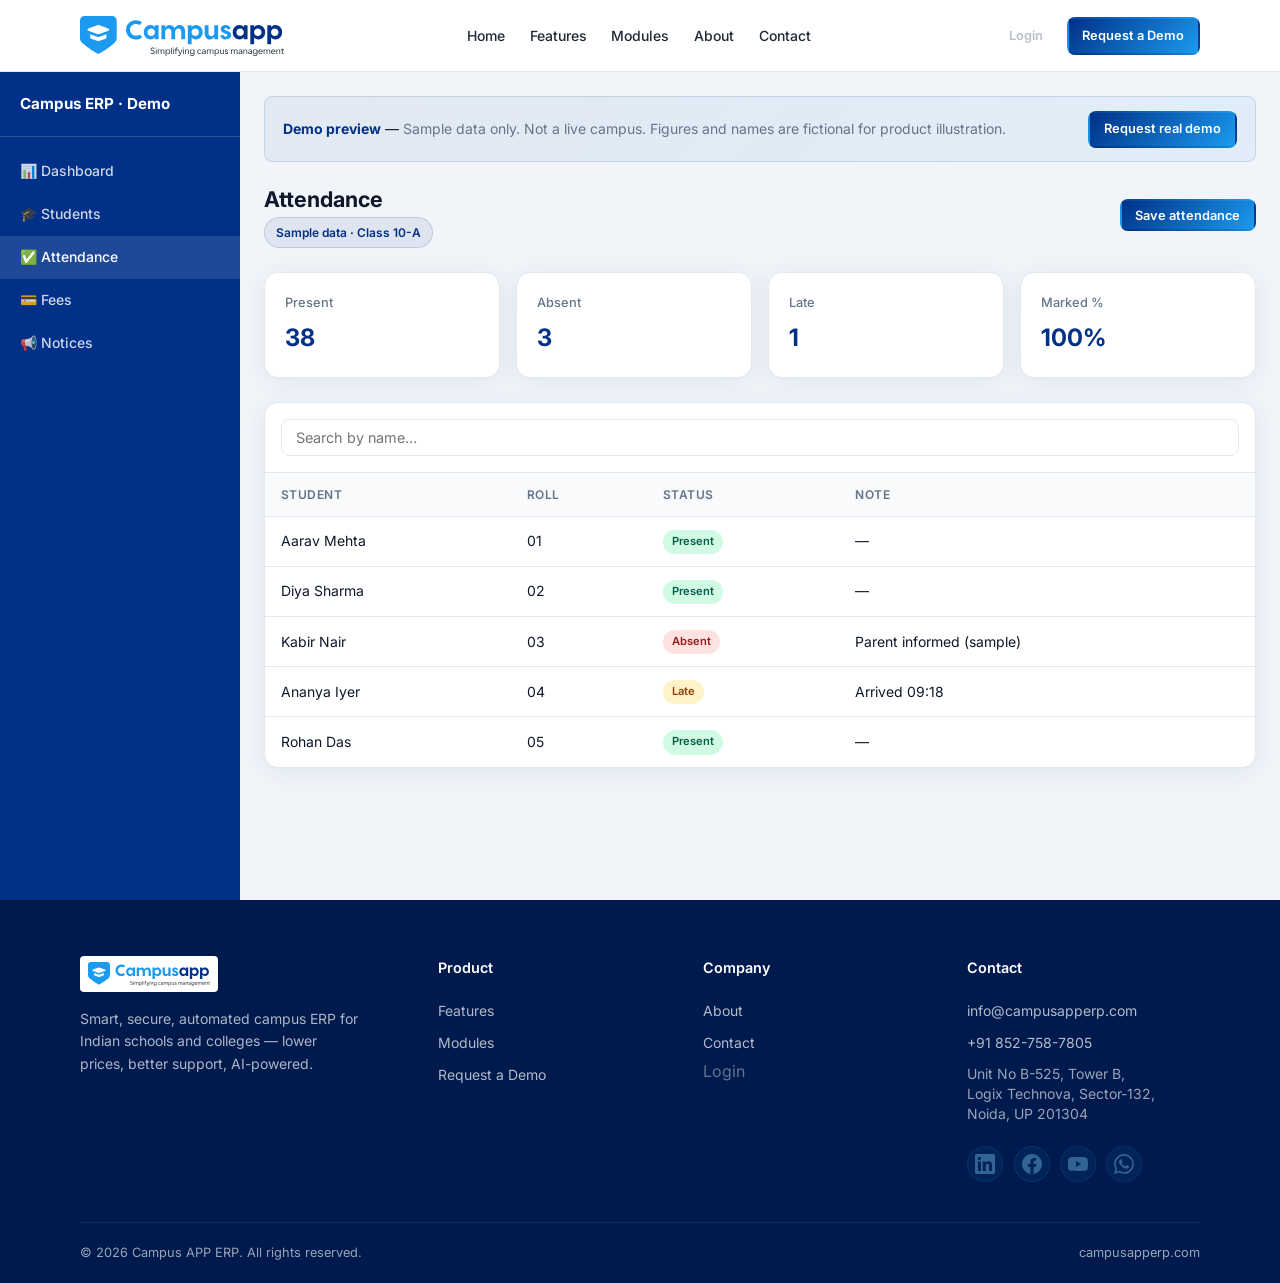
<file: attendance/index.html>
<!DOCTYPE html>
<html lang="en-IN">
<head>
  <meta charset="UTF-8">
  <meta name="viewport" content="width=device-width, initial-scale=1.0">
  <meta name="description" content="Sample attendance screen from Campus APP ERP demo preview — fictional data for product illustration.">
  <link rel="canonical" href="https://campusapperp.com/attendance">
  <meta property="og:type" content="website">
  <meta property="og:site_name" content="Campus APP ERP">
  <meta property="og:title" content="Attendance Demo — Campus APP ERP | Sample Attendance">
  <meta property="og:description" content="Sample attendance screen from Campus APP ERP demo preview — fictional data for product illustration.">
  <meta property="og:url" content="https://campusapperp.com/attendance">
  <meta property="og:image" content="https://campusapperp.com/assets/favicon.png">
  <meta property="og:locale" content="en_IN">
  <meta name="twitter:card" content="summary">
  <meta name="twitter:title" content="Attendance Demo — Campus APP ERP | Sample Attendance">
  <meta name="twitter:description" content="Sample attendance screen from Campus APP ERP demo preview — fictional data for product illustration.">
  <meta name="twitter:image" content="https://campusapperp.com/assets/favicon.png">
  <title>Attendance Demo — Campus APP ERP | Sample Attendance</title>
  <link rel="icon" href="/assets/favicon.ico" sizes="any">
  <link rel="icon" type="image/png" href="/assets/favicon.png">
  <link rel="apple-touch-icon" href="/assets/apple-touch-icon.png">
  <link rel="preconnect" href="https://fonts.googleapis.com">
  <link rel="preconnect" href="https://fonts.gstatic.com" crossorigin>
  <link href="https://fonts.googleapis.com/css2?family=Inter:wght@400;500;600;700&display=swap" rel="stylesheet">
  <link rel="stylesheet" href="/css/styles.css">
</head>
<body>
  <header class="site-header">
    <div class="container header-inner">
      <a href="/" class="logo-link" aria-label="Campus APP ERP Home">
        <img src="/assets/Logo1.svg" alt="Campus APP ERP logo — school and college management software">
      </a>
      <nav class="nav-desktop" aria-label="Main">
        <a href="/">Home</a>
        <a href="/features">Features</a>
        <a href="/modules">Modules</a>
        <a href="/about">About</a>
        <a href="/contact">Contact</a>
      </nav>
      <div class="header-actions">
        <span class="btn btn-ghost btn-sm btn-disabled" role="link" aria-disabled="true" title="Login coming soon">Login</span>
        <a href="/contact" class="btn btn-primary btn-sm">Request a Demo</a>
        <button class="nav-toggle" type="button" aria-label="Open menu" aria-expanded="false">
          <span></span><span></span><span></span>
        </button>
      </div>
    </div>
    <nav class="nav-mobile" aria-label="Mobile">
      <a href="/">Home</a>
      <a href="/features">Features</a>
      <a href="/modules">Modules</a>
      <a href="/about">About</a>
      <a href="/contact">Contact</a>
      <span class="btn btn-outline btn-disabled" role="link" aria-disabled="true" title="Login coming soon">Login</span>
      <a href="/contact" class="btn btn-primary">Request a Demo</a>
    </nav>
  </header>

  <div class="app-layout">
    <aside class="app-sidebar" aria-label="Demo app navigation">
      <div class="side-brand">Campus ERP · Demo</div>
      <nav>
        <a href="/demo-dashboard">📊 Dashboard</a>
        <a href="/students">🎓 Students</a>
        <a href="/attendance" class="active">✅ Attendance</a>
        <a href="/fees">💳 Fees</a>
        <a href="/notices">📢 Notices</a>
      </nav>
    </aside>
    <div class="app-main">
      <nav class="mobile-side-nav" aria-label="Demo sections">
        <a href="/demo-dashboard">Dashboard</a>
        <a href="/students">Students</a>
        <a href="/attendance" class="active">Attendance</a>
        <a href="/fees">Fees</a>
        <a href="/notices">Notices</a>
      </nav>
      <div class="demo-banner">
        <div class="demo-banner-text">
          <strong>Demo preview</strong> — <span>Sample data only. Not a live campus. Figures and names are fictional for product illustration.</span>
        </div>
        <a href="/contact" class="btn btn-primary btn-sm">Request real demo</a>
      </div>

      <div class="app-topbar">
        <div>
          <h1>Attendance</h1>
          <span class="demo-badge">Sample data · Class 10-A</span>
        </div>
        <button type="button" class="btn btn-primary btn-sm" onclick="alert('Demo only — save attendance is not wired.')">Save attendance</button>
      </div>
      <div class="dash-cards">
        <div class="dash-card"><div class="label">Present</div><div class="value">38</div></div>
        <div class="dash-card"><div class="label">Absent</div><div class="value">3</div></div>
        <div class="dash-card"><div class="label">Late</div><div class="value">1</div></div>
        <div class="dash-card"><div class="label">Marked %</div><div class="value">100%</div></div>
      </div>
      <div class="table-wrap">
        <div class="table-toolbar">
          <input type="search" placeholder="Search by name…" data-table-filter="attendance-table" aria-label="Search attendance">
        </div>
        <table class="data-table" id="attendance-table">
          <thead>
            <tr><th>Student</th><th>Roll</th><th>Status</th><th>Note</th></tr>
          </thead>
          <tbody>
            <tr><td>Aarav Mehta</td><td>01</td><td><span class="badge badge-success">Present</span></td><td>—</td></tr>
            <tr><td>Diya Sharma</td><td>02</td><td><span class="badge badge-success">Present</span></td><td>—</td></tr>
            <tr><td>Kabir Nair</td><td>03</td><td><span class="badge badge-danger">Absent</span></td><td>Parent informed (sample)</td></tr>
            <tr><td>Ananya Iyer</td><td>04</td><td><span class="badge badge-warning">Late</span></td><td>Arrived 09:18</td></tr>
            <tr><td>Rohan Das</td><td>05</td><td><span class="badge badge-success">Present</span></td><td>—</td></tr>
          </tbody>
        </table>
      </div>

    </div>
  </div>

  <footer class="site-footer">
    <div class="container">
      <div class="footer-grid">
        <div class="footer-brand">
          <img src="/assets/Logo1.svg" alt="Campus APP ERP logo — school and college management software">
          <p>Smart, secure, automated campus ERP for Indian schools and colleges — lower prices, better support, AI-powered.</p>
        </div>
        <div class="footer-col">
          <h4>Product</h4>
          <a href="/features">Features</a>
          <a href="/modules">Modules</a>
          <a href="/contact">Request a Demo</a>
        </div>
        <div class="footer-col">
          <h4>Company</h4>
          <a href="/about">About</a>
          <a href="/contact">Contact</a>
          <span class="btn-disabled" role="link" aria-disabled="true" title="Login coming soon">Login</span>
        </div>
        <div class="footer-col">
          <h4>Contact</h4>
          <a href="mailto:info@campusapperp.com">info@campusapperp.com</a>
          <a href="tel:+918527587805">+91 852-758-7805</a>
          <span style="display:block;font-size:0.875rem;padding:0.3rem 0;opacity:0.7;line-height:1.45;">Unit No B-525, Tower B,<br>Logix Technova, Sector-132,<br>Noida, UP 201304</span>
          <div class="footer-social" aria-label="Social media">
            <span class="social-link social-link-disabled" role="link" aria-disabled="true" aria-label="LinkedIn (coming soon)" title="Coming soon">
              <svg xmlns="http://www.w3.org/2000/svg" width="20" height="20" viewBox="0 0 24 24" fill="currentColor" aria-hidden="true"><path d="M20.447 20.452h-3.554v-5.569c0-1.328-.027-3.037-1.852-3.037-1.853 0-2.136 1.445-2.136 2.939v5.667H9.351V9h3.414v1.561h.046c.477-.9 1.637-1.85 3.37-1.85 3.601 0 4.267 2.37 4.267 5.455v6.286zM5.337 7.433a2.062 2.062 0 01-2.063-2.065 2.064 2.064 0 112.063 2.065zm1.782 13.019H3.555V9h3.564v11.452zM22.225 0H1.771C.792 0 0 .774 0 1.729v20.542C0 23.227.792 24 1.771 24h20.451C23.2 24 24 23.227 24 22.271V1.729C24.001.774 23.2 0 22.222 0h.003z"/></svg>
            </span>
            <span class="social-link social-link-disabled" role="link" aria-disabled="true" aria-label="Facebook (coming soon)" title="Coming soon">
              <svg xmlns="http://www.w3.org/2000/svg" width="20" height="20" viewBox="0 0 24 24" fill="currentColor" aria-hidden="true"><path d="M24 12.073c0-6.627-5.373-12-12-12s-12 5.373-12 12c0 5.99 4.388 10.954 10.125 11.854v-8.385H7.078v-3.47h3.047V9.43c0-3.007 1.792-4.669 4.533-4.669 1.312 0 2.686.235 2.686.235v2.953H15.83c-1.491 0-1.956.925-1.956 1.874v2.25h3.328l-.532 3.47h-2.796v8.385C19.612 23.027 24 18.062 24 12.073z"/></svg>
            </span>
            <span class="social-link social-link-disabled" role="link" aria-disabled="true" aria-label="YouTube (coming soon)" title="Coming soon">
              <svg xmlns="http://www.w3.org/2000/svg" width="20" height="20" viewBox="0 0 24 24" fill="currentColor" aria-hidden="true"><path d="M23.498 6.186a3.016 3.016 0 00-2.122-2.136C19.505 3.545 12 3.545 12 3.545s-7.505 0-9.377.505A3.017 3.017 0 00.502 6.186C0 8.07 0 12 0 12s0 3.93.502 5.814a3.016 3.016 0 002.122 2.136c1.871.505 9.376.505 9.376.505s7.505 0 9.377-.505a3.015 3.015 0 002.122-2.136C24 15.93 24 12 24 12s0-3.93-.502-5.814zM9.545 15.568V8.432L15.818 12l-6.273 3.568z"/></svg>
            </span>
            <span class="social-link social-link-disabled" role="link" aria-disabled="true" aria-label="WhatsApp (coming soon)" title="Coming soon">
              <svg xmlns="http://www.w3.org/2000/svg" width="20" height="20" viewBox="0 0 24 24" fill="currentColor" aria-hidden="true"><path d="M17.472 14.382c-.297-.149-1.758-.867-2.03-.967-.273-.099-.471-.148-.67.15-.197.297-.767.966-.94 1.164-.173.199-.347.223-.644.075-.297-.15-1.255-.463-2.39-1.475-.883-.788-1.48-1.761-1.653-2.059-.173-.297-.018-.458.13-.606.134-.133.298-.347.446-.52.149-.174.198-.298.298-.497.099-.198.05-.371-.025-.52-.075-.149-.669-1.612-.916-2.207-.242-.579-.487-.5-.669-.51-.173-.008-.371-.01-.57-.01-.198 0-.52.074-.792.372-.272.297-1.04 1.016-1.04 2.479 0 1.462 1.065 2.875 1.213 3.074.149.198 2.096 3.2 5.077 4.487.709.306 1.262.489 1.694.625.712.227 1.36.195 1.871.118.571-.085 1.758-.719 2.006-1.413.248-.694.248-1.289.173-1.413-.074-.124-.272-.198-.57-.347m-5.421 7.403h-.004a9.87 9.87 0 01-5.031-1.378l-.361-.214-3.741.982.998-3.648-.235-.374a9.86 9.86 0 01-1.51-5.26c.001-5.45 4.436-9.884 9.888-9.884 2.64 0 5.122 1.03 6.988 2.898a9.825 9.825 0 012.893 6.994c-.003 5.45-4.435 9.884-9.885 9.884m8.413-18.297A11.815 11.815 0 0012.05 0C5.495 0 .16 5.335.157 11.892c0 2.096.547 4.142 1.588 5.945L.057 24l6.305-1.654a11.882 11.882 0 005.683 1.448h.005c6.554 0 11.89-5.335 11.893-11.893a11.821 11.821 0 00-3.48-8.413z"/></svg>
            </span>
          </div>
        </div>
      </div>
      <div class="footer-bottom">
        <span>© 2026 Campus APP ERP. All rights reserved.</span>
        <span>campusapperp.com</span>
      </div>
    </div>
  </footer>

  <script src="/js/main.js"></script>
</body>
</html>
</file>
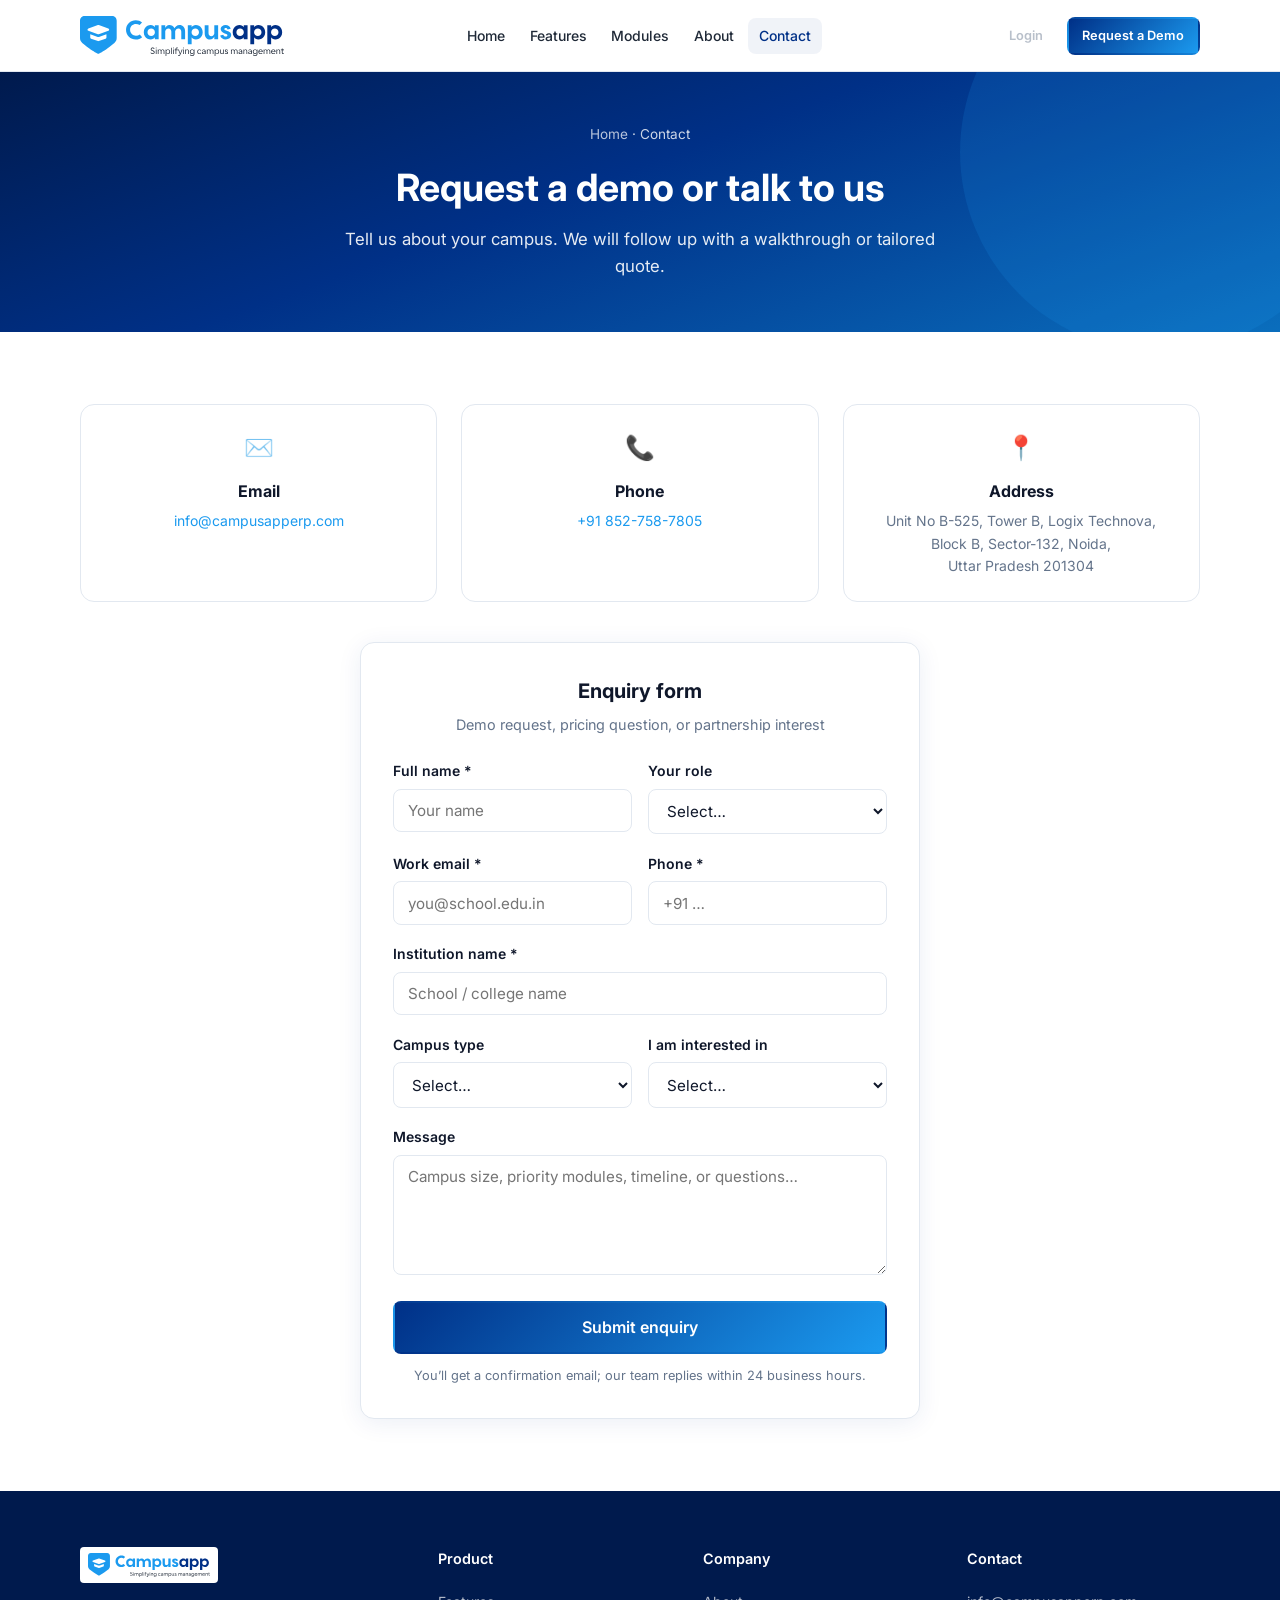
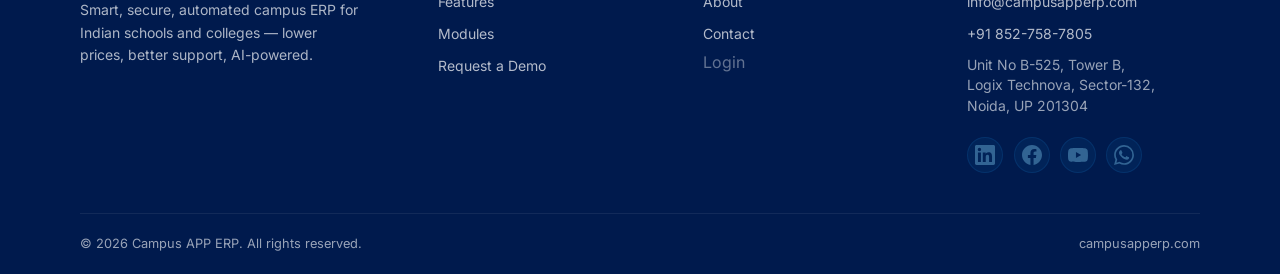
<file: contact/index.html>
<!DOCTYPE html>
<html lang="en-IN">
<head>
  <meta charset="UTF-8">
  <meta name="viewport" content="width=device-width, initial-scale=1.0">
  <meta name="description" content="Contact Campus APP ERP to request a demo, tailored quote, or product walkthrough for your school or college.">
  <link rel="canonical" href="https://campusapperp.com/contact">
  <meta property="og:type" content="website">
  <meta property="og:site_name" content="Campus APP ERP">
  <meta property="og:title" content="Contact — Campus APP ERP | Request a Demo or Quote">
  <meta property="og:description" content="Contact Campus APP ERP to request a demo, tailored quote, or product walkthrough for your school or college.">
  <meta property="og:url" content="https://campusapperp.com/contact">
  <meta property="og:image" content="https://campusapperp.com/assets/favicon.png">
  <meta property="og:locale" content="en_IN">
  <meta name="twitter:card" content="summary">
  <meta name="twitter:title" content="Contact — Campus APP ERP | Request a Demo or Quote">
  <meta name="twitter:description" content="Contact Campus APP ERP to request a demo, tailored quote, or product walkthrough for your school or college.">
  <meta name="twitter:image" content="https://campusapperp.com/assets/favicon.png">
  <title>Contact — Campus APP ERP | Request a Demo or Quote</title>
  <link rel="icon" href="/assets/favicon.ico" sizes="any">
  <link rel="icon" type="image/png" href="/assets/favicon.png">
  <link rel="apple-touch-icon" href="/assets/apple-touch-icon.png">
  <link rel="preconnect" href="https://fonts.googleapis.com">
  <link rel="preconnect" href="https://fonts.gstatic.com" crossorigin>
  <link href="https://fonts.googleapis.com/css2?family=Inter:wght@400;500;600;700&display=swap" rel="stylesheet">
  <link rel="stylesheet" href="/css/styles.css">
</head>
<body>
  <header class="site-header">
    <div class="container header-inner">
      <a href="/" class="logo-link" aria-label="Campus APP ERP Home">
        <img src="/assets/Logo1.svg" alt="Campus APP ERP logo — school and college management software">
      </a>
      <nav class="nav-desktop" aria-label="Main">
        <a href="/">Home</a>
        <a href="/features">Features</a>
        <a href="/modules">Modules</a>
        <a href="/about">About</a>
        <a href="/contact" class="active">Contact</a>
      </nav>
      <div class="header-actions">
        <span class="btn btn-ghost btn-sm btn-disabled" role="link" aria-disabled="true" title="Login coming soon">Login</span>
        <a href="/contact" class="btn btn-primary btn-sm">Request a Demo</a>
        <button class="nav-toggle" type="button" aria-label="Open menu" aria-expanded="false">
          <span></span><span></span><span></span>
        </button>
      </div>
    </div>
    <nav class="nav-mobile" aria-label="Mobile">
      <a href="/">Home</a>
      <a href="/features">Features</a>
      <a href="/modules">Modules</a>
      <a href="/about">About</a>
      <a href="/contact">Contact</a>
      <span class="btn btn-outline btn-disabled" role="link" aria-disabled="true" title="Login coming soon">Login</span>
      <a href="/contact" class="btn btn-primary">Request a Demo</a>
    </nav>
  </header>

  <main>
    <section class="page-hero">
      <div class="container">
        <div class="breadcrumb"><a href="/">Home</a> · Contact</div>
        <h1>Request a demo or talk to us</h1>
        <p>Tell us about your campus. We will follow up with a walkthrough or tailored quote.</p>
      </div>
    </section>

    <section class="section">
      <div class="container">
        <div class="contact-info">
          <div class="contact-item">
            <div class="icon">✉️</div>
            <h3>Email</h3>
            <p><a href="mailto:info@campusapperp.com">info@campusapperp.com</a></p>
          </div>
          <div class="contact-item">
            <div class="icon">📞</div>
            <h3>Phone</h3>
            <p><a href="tel:+918527587805">+91 852-758-7805</a></p>
          </div>
          <div class="contact-item">
            <div class="icon">📍</div>
            <h3>Address</h3>
            <p>Unit No B-525, Tower B, Logix Technova,<br>Block B, Sector-132, Noida,<br>Uttar Pradesh 201304</p>
          </div>
        </div>

        <div class="form-card">
          <h2 style="font-size:1.25rem;margin-bottom:0.35rem;text-align:center;">Enquiry form</h2>
          <p style="text-align:center;color:var(--muted);font-size:0.9rem;margin-bottom:1.5rem;">Demo request, pricing question, or partnership interest</p>
          <form id="contact-form" method="post" action="/api/contact.php" novalidate>
            <!-- Honeypot: leave empty -->
            <div class="hp-field" aria-hidden="true">
              <label for="website">Website</label>
              <input type="text" id="website" name="website" tabindex="-1" autocomplete="off">
            </div>
            <div class="form-row">
              <div class="form-group">
                <label for="name">Full name *</label>
                <input type="text" id="name" name="name" required maxlength="120" placeholder="Your name" autocomplete="name">
              </div>
              <div class="form-group">
                <label for="role">Your role</label>
                <select id="role" name="role">
                  <option value="">Select…</option>
                  <option value="principal-head">Principal / Head</option>
                  <option value="administrator">Administrator</option>
                  <option value="trustee-management">Trustee / Management</option>
                  <option value="it-systems">IT / Systems</option>
                  <option value="other">Other</option>
                </select>
              </div>
            </div>
            <div class="form-row">
              <div class="form-group">
                <label for="email">Work email *</label>
                <input type="email" id="email" name="email" required maxlength="200" placeholder="you@school.edu.in" autocomplete="email">
              </div>
              <div class="form-group">
                <label for="phone">Phone *</label>
                <input type="tel" id="phone" name="phone" required maxlength="40" placeholder="+91 …" autocomplete="tel">
              </div>
            </div>
            <div class="form-group">
              <label for="institution">Institution name *</label>
              <input type="text" id="institution" name="institution" required maxlength="200" placeholder="School / college name">
            </div>
            <div class="form-row">
              <div class="form-group">
                <label for="campus-type">Campus type</label>
                <select id="campus-type" name="campus-type">
                  <option value="">Select…</option>
                  <option value="school-k-12">School (K–12)</option>
                  <option value="junior-college">Junior college</option>
                  <option value="degree-college">Degree college</option>
                  <option value="multi-campus-group">Multi-campus group</option>
                  <option value="other">Other</option>
                </select>
              </div>
              <div class="form-group">
                <label for="interest">I am interested in</label>
                <select id="interest" name="interest">
                  <option value="">Select…</option>
                  <option value="product-demo">Product demo</option>
                  <option value="tailored-pricing-quote">Tailored pricing quote</option>
                  <option value="module-consultation">Module consultation</option>
                  <option value="partnership-early-access">Partnership / early access</option>
                </select>
              </div>
            </div>
            <div class="form-group">
              <label for="message">Message</label>
              <textarea id="message" name="message" maxlength="4000" placeholder="Campus size, priority modules, timeline, or questions…"></textarea>
            </div>
            <button type="submit" class="btn btn-primary btn-block btn-lg">Submit enquiry</button>
            <p class="form-hint" id="contact-form-status" role="status" aria-live="polite">You’ll get a confirmation email; our team replies within 24 business hours.</p>
          </form>
        </div>
      </div>
    </section>
  </main>

  <footer class="site-footer">
    <div class="container">
      <div class="footer-grid">
        <div class="footer-brand">
          <img src="/assets/Logo1.svg" alt="Campus APP ERP logo — school and college management software">
          <p>Smart, secure, automated campus ERP for Indian schools and colleges — lower prices, better support, AI-powered.</p>
        </div>
                <div class="footer-col">
          <h4>Product</h4>
          <a href="/features">Features</a>
          <a href="/modules">Modules</a>
          <a href="/contact">Request a Demo</a>
        </div>
        <div class="footer-col">
          <h4>Company</h4>
          <a href="/about">About</a>
          <a href="/contact">Contact</a>
          <span class="btn-disabled" role="link" aria-disabled="true" title="Login coming soon">Login</span>
        </div>
        <div class="footer-col">
          <h4>Contact</h4>
          <a href="mailto:info@campusapperp.com">info@campusapperp.com</a>
          <a href="tel:+918527587805">+91 852-758-7805</a>
          <span style="display:block;font-size:0.875rem;padding:0.3rem 0;opacity:0.7;line-height:1.45;">Unit No B-525, Tower B,<br>Logix Technova, Sector-132,<br>Noida, UP 201304</span>

          <div class="footer-social" aria-label="Social media">
            <span class="social-link social-link-disabled" role="link" aria-disabled="true" aria-label="LinkedIn (coming soon)" title="Coming soon">
              <svg xmlns="http://www.w3.org/2000/svg" width="20" height="20" viewBox="0 0 24 24" fill="currentColor" aria-hidden="true"><path d="M20.447 20.452h-3.554v-5.569c0-1.328-.027-3.037-1.852-3.037-1.853 0-2.136 1.445-2.136 2.939v5.667H9.351V9h3.414v1.561h.046c.477-.9 1.637-1.85 3.37-1.85 3.601 0 4.267 2.37 4.267 5.455v6.286zM5.337 7.433a2.062 2.062 0 01-2.063-2.065 2.064 2.064 0 112.063 2.065zm1.782 13.019H3.555V9h3.564v11.452zM22.225 0H1.771C.792 0 0 .774 0 1.729v20.542C0 23.227.792 24 1.771 24h20.451C23.2 24 24 23.227 24 22.271V1.729C24.001.774 23.2 0 22.222 0h.003z"/></svg>
            </span>
            <span class="social-link social-link-disabled" role="link" aria-disabled="true" aria-label="Facebook (coming soon)" title="Coming soon">
              <svg xmlns="http://www.w3.org/2000/svg" width="20" height="20" viewBox="0 0 24 24" fill="currentColor" aria-hidden="true"><path d="M24 12.073c0-6.627-5.373-12-12-12s-12 5.373-12 12c0 5.99 4.388 10.954 10.125 11.854v-8.385H7.078v-3.47h3.047V9.43c0-3.007 1.792-4.669 4.533-4.669 1.312 0 2.686.235 2.686.235v2.953H15.83c-1.491 0-1.956.925-1.956 1.874v2.25h3.328l-.532 3.47h-2.796v8.385C19.612 23.027 24 18.062 24 12.073z"/></svg>
            </span>
            <span class="social-link social-link-disabled" role="link" aria-disabled="true" aria-label="YouTube (coming soon)" title="Coming soon">
              <svg xmlns="http://www.w3.org/2000/svg" width="20" height="20" viewBox="0 0 24 24" fill="currentColor" aria-hidden="true"><path d="M23.498 6.186a3.016 3.016 0 00-2.122-2.136C19.505 3.545 12 3.545 12 3.545s-7.505 0-9.377.505A3.017 3.017 0 00.502 6.186C0 8.07 0 12 0 12s0 3.93.502 5.814a3.016 3.016 0 002.122 2.136c1.871.505 9.376.505 9.376.505s7.505 0 9.377-.505a3.015 3.015 0 002.122-2.136C24 15.93 24 12 24 12s0-3.93-.502-5.814zM9.545 15.568V8.432L15.818 12l-6.273 3.568z"/></svg>
            </span>
            <span class="social-link social-link-disabled" role="link" aria-disabled="true" aria-label="WhatsApp (coming soon)" title="Coming soon">
              <svg xmlns="http://www.w3.org/2000/svg" width="20" height="20" viewBox="0 0 24 24" fill="currentColor" aria-hidden="true"><path d="M17.472 14.382c-.297-.149-1.758-.867-2.03-.967-.273-.099-.471-.148-.67.15-.197.297-.767.966-.94 1.164-.173.199-.347.223-.644.075-.297-.15-1.255-.463-2.39-1.475-.883-.788-1.48-1.761-1.653-2.059-.173-.297-.018-.458.13-.606.134-.133.298-.347.446-.52.149-.174.198-.298.298-.497.099-.198.05-.371-.025-.52-.075-.149-.669-1.612-.916-2.207-.242-.579-.487-.5-.669-.51-.173-.008-.371-.01-.57-.01-.198 0-.52.074-.792.372-.272.297-1.04 1.016-1.04 2.479 0 1.462 1.065 2.875 1.213 3.074.149.198 2.096 3.2 5.077 4.487.709.306 1.262.489 1.694.625.712.227 1.36.195 1.871.118.571-.085 1.758-.719 2.006-1.413.248-.694.248-1.289.173-1.413-.074-.124-.272-.198-.57-.347m-5.421 7.403h-.004a9.87 9.87 0 01-5.031-1.378l-.361-.214-3.741.982.998-3.648-.235-.374a9.86 9.86 0 01-1.51-5.26c.001-5.45 4.436-9.884 9.888-9.884 2.64 0 5.122 1.03 6.988 2.898a9.825 9.825 0 012.893 6.994c-.003 5.45-4.435 9.884-9.885 9.884m8.413-18.297A11.815 11.815 0 0012.05 0C5.495 0 .16 5.335.157 11.892c0 2.096.547 4.142 1.588 5.945L.057 24l6.305-1.654a11.882 11.882 0 005.683 1.448h.005c6.554 0 11.89-5.335 11.893-11.893a11.821 11.821 0 00-3.48-8.413z"/></svg>
            </span>
          </div>
        </div>
      </div>
      <div class="footer-bottom">
        <span>© 2026 Campus APP ERP. All rights reserved.</span>
        <span>campusapperp.com</span>
      </div>
    </div>
  </footer>
  <script src="/js/main.js"></script>
</body>
</html>
</file>
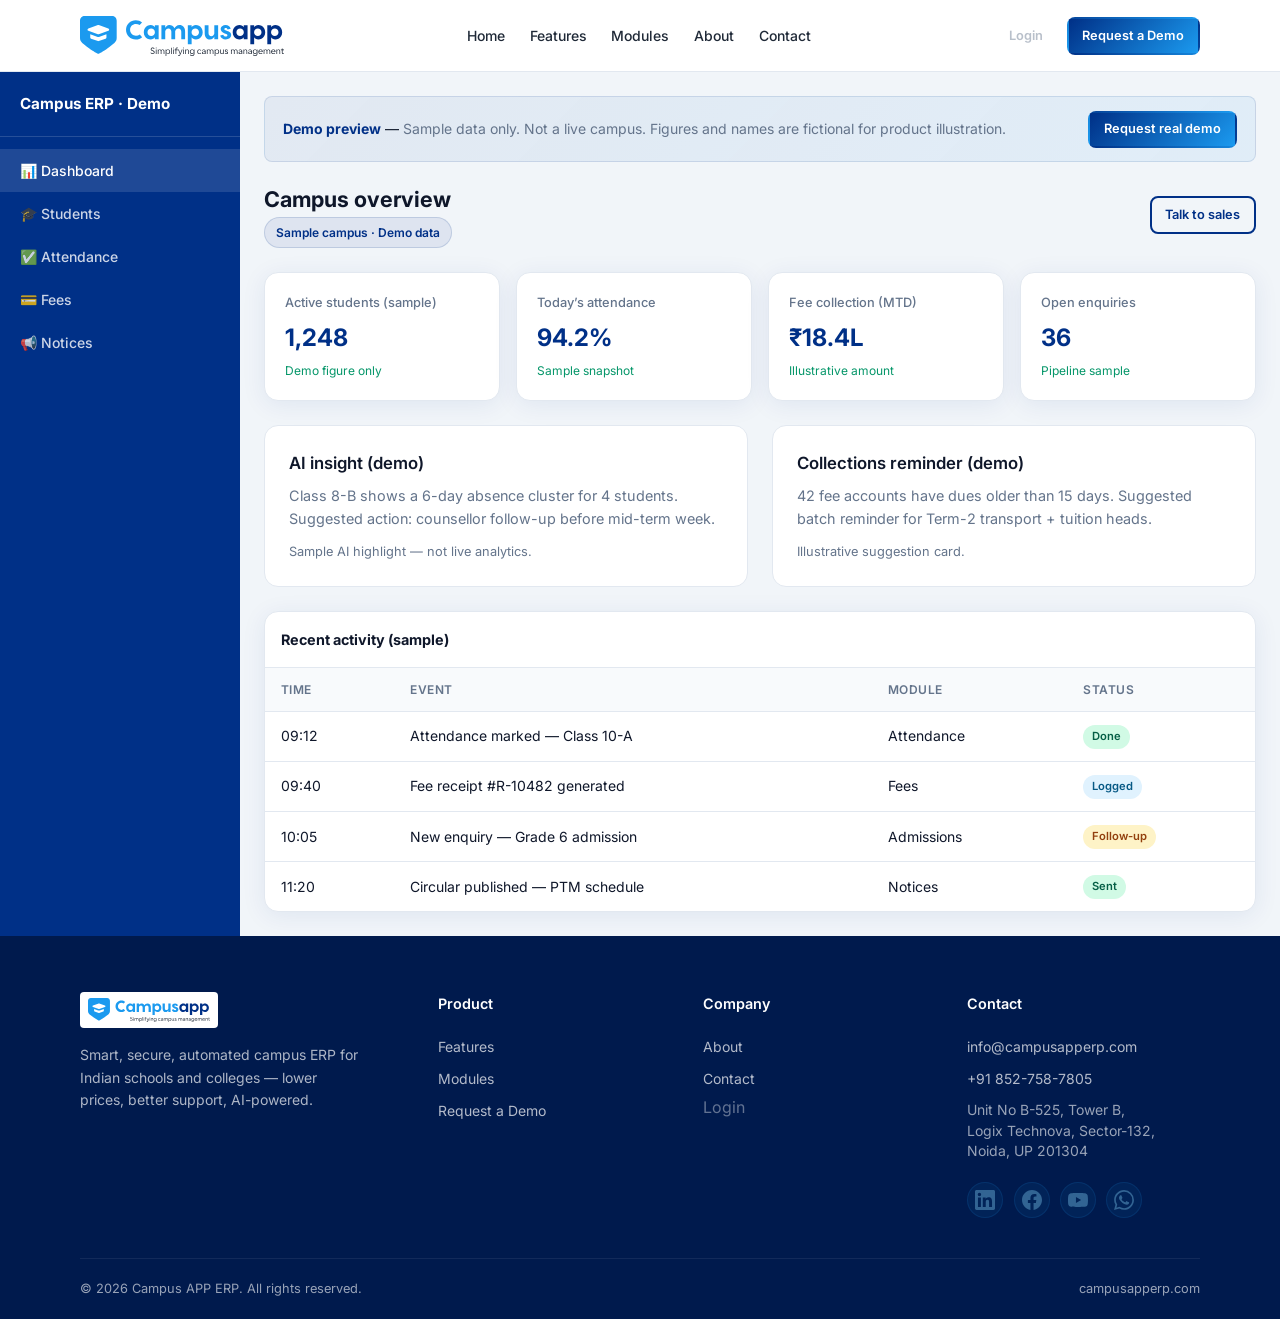
<file: demo-dashboard/index.html>
<!DOCTYPE html>
<html lang="en-IN">
<head>
  <meta charset="UTF-8">
  <meta name="viewport" content="width=device-width, initial-scale=1.0">
  <meta name="description" content="Sample Campus APP ERP dashboard preview with fictional demo data for product illustration — not a live campus.">
  <link rel="canonical" href="https://campusapperp.com/demo-dashboard">
  <meta property="og:type" content="website">
  <meta property="og:site_name" content="Campus APP ERP">
  <meta property="og:title" content="Demo Dashboard — Campus APP ERP | Sample Campus Preview">
  <meta property="og:description" content="Sample Campus APP ERP dashboard preview with fictional demo data for product illustration — not a live campus.">
  <meta property="og:url" content="https://campusapperp.com/demo-dashboard">
  <meta property="og:image" content="https://campusapperp.com/assets/favicon.png">
  <meta property="og:locale" content="en_IN">
  <meta name="twitter:card" content="summary">
  <meta name="twitter:title" content="Demo Dashboard — Campus APP ERP | Sample Campus Preview">
  <meta name="twitter:description" content="Sample Campus APP ERP dashboard preview with fictional demo data for product illustration — not a live campus.">
  <meta name="twitter:image" content="https://campusapperp.com/assets/favicon.png">
  <title>Demo Dashboard — Campus APP ERP | Sample Campus Preview</title>
  <link rel="icon" href="/assets/favicon.ico" sizes="any">
  <link rel="icon" type="image/png" href="/assets/favicon.png">
  <link rel="apple-touch-icon" href="/assets/apple-touch-icon.png">
  <link rel="preconnect" href="https://fonts.googleapis.com">
  <link rel="preconnect" href="https://fonts.gstatic.com" crossorigin>
  <link href="https://fonts.googleapis.com/css2?family=Inter:wght@400;500;600;700&display=swap" rel="stylesheet">
  <link rel="stylesheet" href="/css/styles.css">
</head>
<body>
  <header class="site-header">
    <div class="container header-inner">
      <a href="/" class="logo-link" aria-label="Campus APP ERP Home">
        <img src="/assets/Logo1.svg" alt="Campus APP ERP logo — school and college management software">
      </a>
      <nav class="nav-desktop" aria-label="Main">
        <a href="/">Home</a>
        <a href="/features">Features</a>
        <a href="/modules">Modules</a>
        <a href="/about">About</a>
        <a href="/contact">Contact</a>
      </nav>
      <div class="header-actions">
        <span class="btn btn-ghost btn-sm btn-disabled" role="link" aria-disabled="true" title="Login coming soon">Login</span>
        <a href="/contact" class="btn btn-primary btn-sm">Request a Demo</a>
        <button class="nav-toggle" type="button" aria-label="Open menu" aria-expanded="false">
          <span></span><span></span><span></span>
        </button>
      </div>
    </div>
    <nav class="nav-mobile" aria-label="Mobile">
      <a href="/">Home</a>
      <a href="/features">Features</a>
      <a href="/modules">Modules</a>
      <a href="/about">About</a>
      <a href="/contact">Contact</a>
      <span class="btn btn-outline btn-disabled" role="link" aria-disabled="true" title="Login coming soon">Login</span>
      <a href="/contact" class="btn btn-primary">Request a Demo</a>
    </nav>
  </header>

  <div class="app-layout">
    <aside class="app-sidebar" aria-label="Demo app navigation">
      <div class="side-brand">Campus ERP · Demo</div>
      <nav>
        <a href="/demo-dashboard" class="active">📊 Dashboard</a>
        <a href="/students">🎓 Students</a>
        <a href="/attendance">✅ Attendance</a>
        <a href="/fees">💳 Fees</a>
        <a href="/notices">📢 Notices</a>
      </nav>
    </aside>
    <div class="app-main">
      <nav class="mobile-side-nav" aria-label="Demo sections">
        <a href="/demo-dashboard" class="active">Dashboard</a>
        <a href="/students">Students</a>
        <a href="/attendance">Attendance</a>
        <a href="/fees">Fees</a>
        <a href="/notices">Notices</a>
      </nav>
      <div class="demo-banner">
        <div class="demo-banner-text">
          <strong>Demo preview</strong> — <span>Sample data only. Not a live campus. Figures and names are fictional for product illustration.</span>
        </div>
        <a href="/contact" class="btn btn-primary btn-sm">Request real demo</a>
      </div>

      <div class="app-topbar">
        <div>
          <h1>Campus overview</h1>
          <span class="demo-badge">Sample campus · Demo data</span>
        </div>
        <a href="/contact" class="btn btn-outline btn-sm">Talk to sales</a>
      </div>
      <div class="dash-cards">
        <div class="dash-card">
          <div class="label">Active students (sample)</div>
          <div class="value">1,248</div>
          <div class="delta">Demo figure only</div>
        </div>
        <div class="dash-card">
          <div class="label">Today’s attendance</div>
          <div class="value">94.2%</div>
          <div class="delta">Sample snapshot</div>
        </div>
        <div class="dash-card">
          <div class="label">Fee collection (MTD)</div>
          <div class="value">₹18.4L</div>
          <div class="delta">Illustrative amount</div>
        </div>
        <div class="dash-card">
          <div class="label">Open enquiries</div>
          <div class="value">36</div>
          <div class="delta">Pipeline sample</div>
        </div>
      </div>
      <div class="grid-2" style="margin-bottom:1.5rem;">
        <div class="card">
          <h3>AI insight (demo)</h3>
          <p>Class 8-B shows a 6-day absence cluster for 4 students. Suggested action: counsellor follow-up before mid-term week.</p>
          <p style="font-size:0.8rem;color:var(--muted);margin-top:0.75rem;">Sample AI highlight — not live analytics.</p>
        </div>
        <div class="card">
          <h3>Collections reminder (demo)</h3>
          <p>42 fee accounts have dues older than 15 days. Suggested batch reminder for Term-2 transport + tuition heads.</p>
          <p style="font-size:0.8rem;color:var(--muted);margin-top:0.75rem;">Illustrative suggestion card.</p>
        </div>
      </div>
      <div class="table-wrap">
        <div class="table-toolbar">
          <strong style="font-size:0.9rem;">Recent activity (sample)</strong>
        </div>
        <table class="data-table">
          <thead>
            <tr><th>Time</th><th>Event</th><th>Module</th><th>Status</th></tr>
          </thead>
          <tbody>
            <tr><td>09:12</td><td>Attendance marked — Class 10-A</td><td>Attendance</td><td><span class="badge badge-success">Done</span></td></tr>
            <tr><td>09:40</td><td>Fee receipt #R-10482 generated</td><td>Fees</td><td><span class="badge badge-info">Logged</span></td></tr>
            <tr><td>10:05</td><td>New enquiry — Grade 6 admission</td><td>Admissions</td><td><span class="badge badge-warning">Follow-up</span></td></tr>
            <tr><td>11:20</td><td>Circular published — PTM schedule</td><td>Notices</td><td><span class="badge badge-success">Sent</span></td></tr>
          </tbody>
        </table>
      </div>

    </div>
  </div>

  <footer class="site-footer">
    <div class="container">
      <div class="footer-grid">
        <div class="footer-brand">
          <img src="/assets/Logo1.svg" alt="Campus APP ERP logo — school and college management software">
          <p>Smart, secure, automated campus ERP for Indian schools and colleges — lower prices, better support, AI-powered.</p>
        </div>
        <div class="footer-col">
          <h4>Product</h4>
          <a href="/features">Features</a>
          <a href="/modules">Modules</a>
          <a href="/contact">Request a Demo</a>
        </div>
        <div class="footer-col">
          <h4>Company</h4>
          <a href="/about">About</a>
          <a href="/contact">Contact</a>
          <span class="btn-disabled" role="link" aria-disabled="true" title="Login coming soon">Login</span>
        </div>
        <div class="footer-col">
          <h4>Contact</h4>
          <a href="mailto:info@campusapperp.com">info@campusapperp.com</a>
          <a href="tel:+918527587805">+91 852-758-7805</a>
          <span style="display:block;font-size:0.875rem;padding:0.3rem 0;opacity:0.7;line-height:1.45;">Unit No B-525, Tower B,<br>Logix Technova, Sector-132,<br>Noida, UP 201304</span>
          <div class="footer-social" aria-label="Social media">
            <span class="social-link social-link-disabled" role="link" aria-disabled="true" aria-label="LinkedIn (coming soon)" title="Coming soon">
              <svg xmlns="http://www.w3.org/2000/svg" width="20" height="20" viewBox="0 0 24 24" fill="currentColor" aria-hidden="true"><path d="M20.447 20.452h-3.554v-5.569c0-1.328-.027-3.037-1.852-3.037-1.853 0-2.136 1.445-2.136 2.939v5.667H9.351V9h3.414v1.561h.046c.477-.9 1.637-1.85 3.37-1.85 3.601 0 4.267 2.37 4.267 5.455v6.286zM5.337 7.433a2.062 2.062 0 01-2.063-2.065 2.064 2.064 0 112.063 2.065zm1.782 13.019H3.555V9h3.564v11.452zM22.225 0H1.771C.792 0 0 .774 0 1.729v20.542C0 23.227.792 24 1.771 24h20.451C23.2 24 24 23.227 24 22.271V1.729C24.001.774 23.2 0 22.222 0h.003z"/></svg>
            </span>
            <span class="social-link social-link-disabled" role="link" aria-disabled="true" aria-label="Facebook (coming soon)" title="Coming soon">
              <svg xmlns="http://www.w3.org/2000/svg" width="20" height="20" viewBox="0 0 24 24" fill="currentColor" aria-hidden="true"><path d="M24 12.073c0-6.627-5.373-12-12-12s-12 5.373-12 12c0 5.99 4.388 10.954 10.125 11.854v-8.385H7.078v-3.47h3.047V9.43c0-3.007 1.792-4.669 4.533-4.669 1.312 0 2.686.235 2.686.235v2.953H15.83c-1.491 0-1.956.925-1.956 1.874v2.25h3.328l-.532 3.47h-2.796v8.385C19.612 23.027 24 18.062 24 12.073z"/></svg>
            </span>
            <span class="social-link social-link-disabled" role="link" aria-disabled="true" aria-label="YouTube (coming soon)" title="Coming soon">
              <svg xmlns="http://www.w3.org/2000/svg" width="20" height="20" viewBox="0 0 24 24" fill="currentColor" aria-hidden="true"><path d="M23.498 6.186a3.016 3.016 0 00-2.122-2.136C19.505 3.545 12 3.545 12 3.545s-7.505 0-9.377.505A3.017 3.017 0 00.502 6.186C0 8.07 0 12 0 12s0 3.93.502 5.814a3.016 3.016 0 002.122 2.136c1.871.505 9.376.505 9.376.505s7.505 0 9.377-.505a3.015 3.015 0 002.122-2.136C24 15.93 24 12 24 12s0-3.93-.502-5.814zM9.545 15.568V8.432L15.818 12l-6.273 3.568z"/></svg>
            </span>
            <span class="social-link social-link-disabled" role="link" aria-disabled="true" aria-label="WhatsApp (coming soon)" title="Coming soon">
              <svg xmlns="http://www.w3.org/2000/svg" width="20" height="20" viewBox="0 0 24 24" fill="currentColor" aria-hidden="true"><path d="M17.472 14.382c-.297-.149-1.758-.867-2.03-.967-.273-.099-.471-.148-.67.15-.197.297-.767.966-.94 1.164-.173.199-.347.223-.644.075-.297-.15-1.255-.463-2.39-1.475-.883-.788-1.48-1.761-1.653-2.059-.173-.297-.018-.458.13-.606.134-.133.298-.347.446-.52.149-.174.198-.298.298-.497.099-.198.05-.371-.025-.52-.075-.149-.669-1.612-.916-2.207-.242-.579-.487-.5-.669-.51-.173-.008-.371-.01-.57-.01-.198 0-.52.074-.792.372-.272.297-1.04 1.016-1.04 2.479 0 1.462 1.065 2.875 1.213 3.074.149.198 2.096 3.2 5.077 4.487.709.306 1.262.489 1.694.625.712.227 1.36.195 1.871.118.571-.085 1.758-.719 2.006-1.413.248-.694.248-1.289.173-1.413-.074-.124-.272-.198-.57-.347m-5.421 7.403h-.004a9.87 9.87 0 01-5.031-1.378l-.361-.214-3.741.982.998-3.648-.235-.374a9.86 9.86 0 01-1.51-5.26c.001-5.45 4.436-9.884 9.888-9.884 2.64 0 5.122 1.03 6.988 2.898a9.825 9.825 0 012.893 6.994c-.003 5.45-4.435 9.884-9.885 9.884m8.413-18.297A11.815 11.815 0 0012.05 0C5.495 0 .16 5.335.157 11.892c0 2.096.547 4.142 1.588 5.945L.057 24l6.305-1.654a11.882 11.882 0 005.683 1.448h.005c6.554 0 11.89-5.335 11.893-11.893a11.821 11.821 0 00-3.48-8.413z"/></svg>
            </span>
          </div>
        </div>
      </div>
      <div class="footer-bottom">
        <span>© 2026 Campus APP ERP. All rights reserved.</span>
        <span>campusapperp.com</span>
      </div>
    </div>
  </footer>

  <script src="/js/main.js"></script>
</body>
</html>
</file>
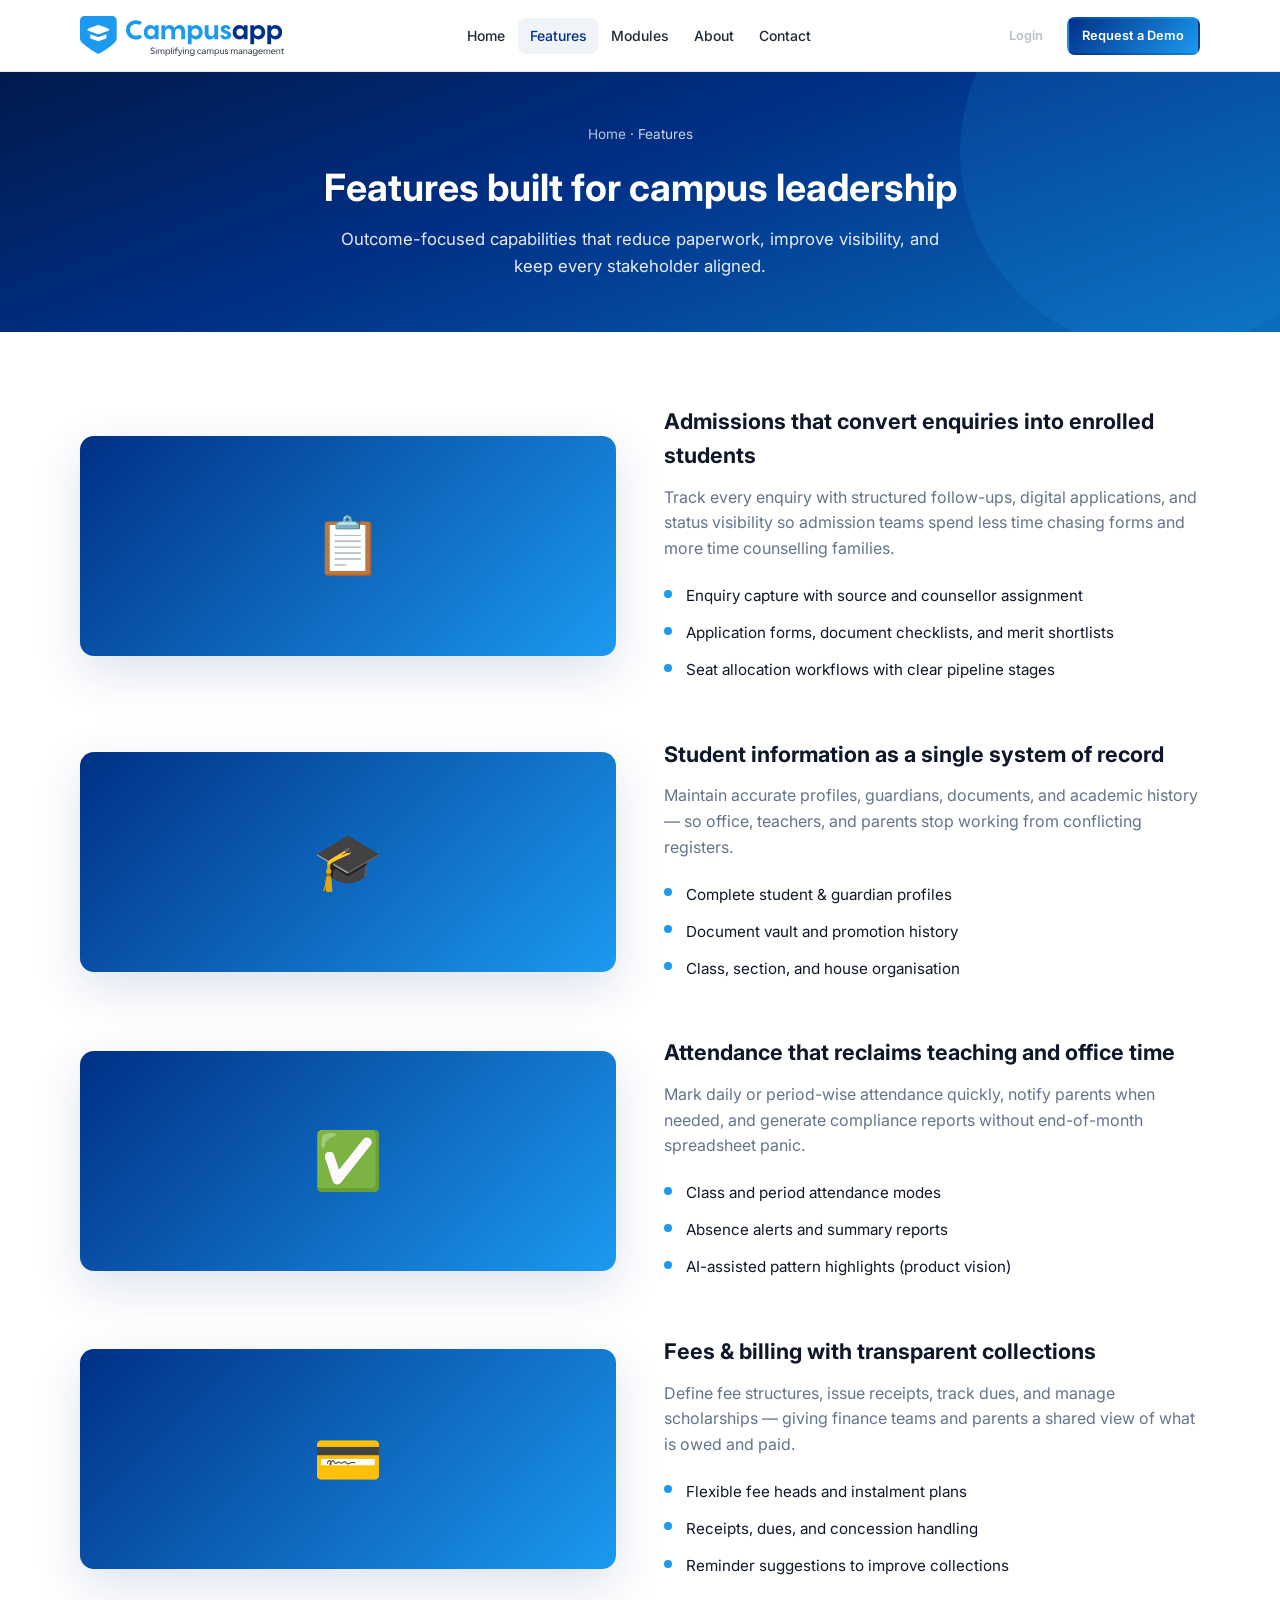
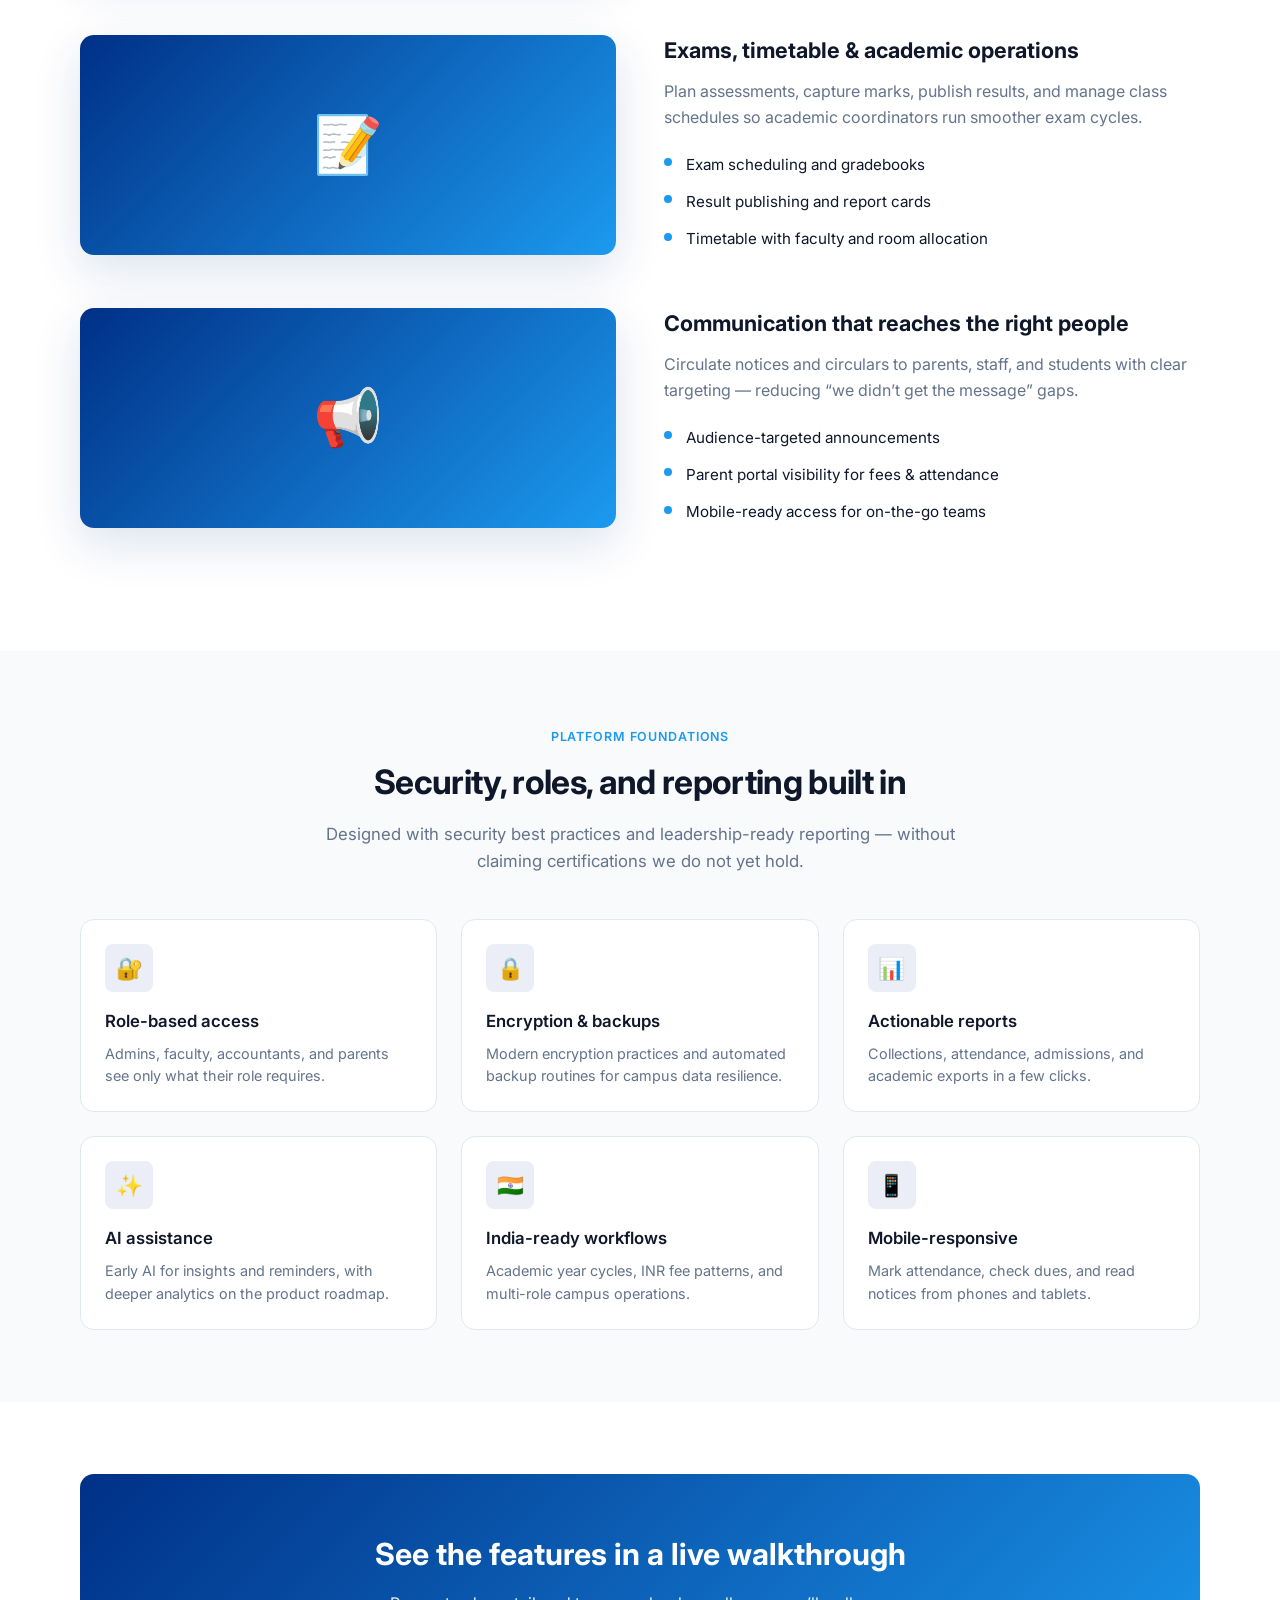
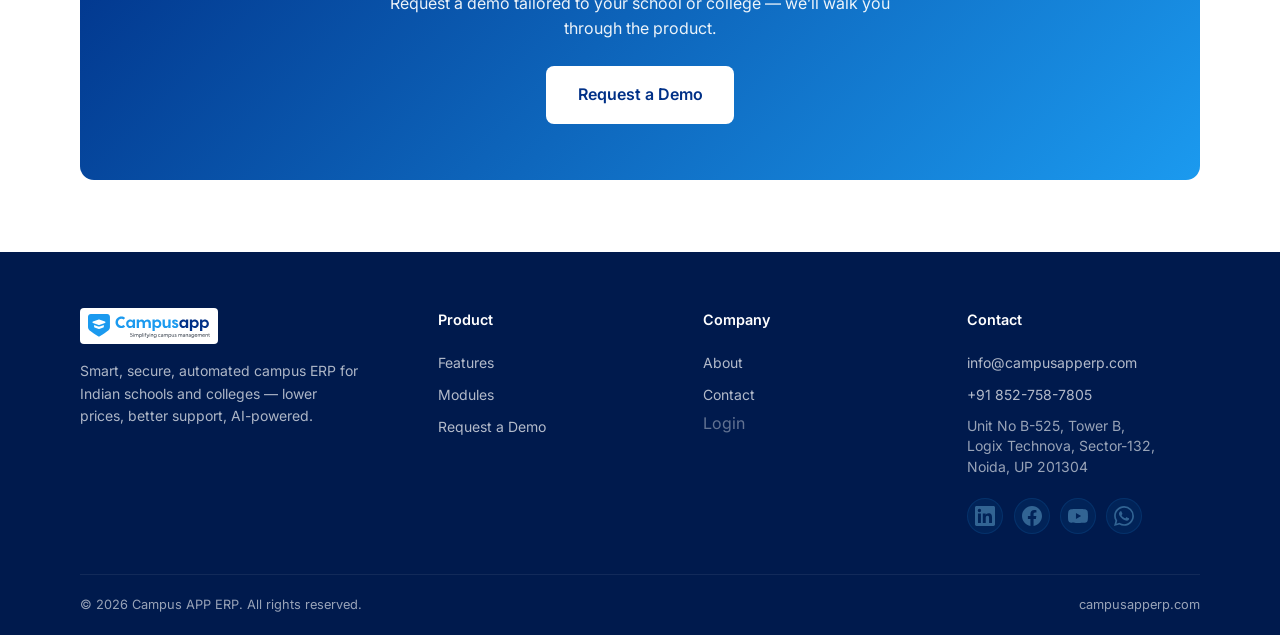
<file: features/index.html>
<!DOCTYPE html>
<html lang="en-IN">
<head>
  <meta charset="UTF-8">
  <meta name="viewport" content="width=device-width, initial-scale=1.0">
  <meta name="description" content="Explore Campus APP ERP features: admissions, attendance, fees, exams, parent communication, AI-assisted insights, and role-based security for Indian schools and colleges.">
  <link rel="canonical" href="https://campusapperp.com/features">
  <meta property="og:type" content="website">
  <meta property="og:site_name" content="Campus APP ERP">
  <meta property="og:title" content="Features — Campus APP ERP | School Management Software">
  <meta property="og:description" content="Explore Campus APP ERP features: admissions, attendance, fees, exams, parent communication, AI-assisted insights, and role-based security for Indian schools and colleges.">
  <meta property="og:url" content="https://campusapperp.com/features">
  <meta property="og:image" content="https://campusapperp.com/assets/favicon.png">
  <meta property="og:locale" content="en_IN">
  <meta name="twitter:card" content="summary">
  <meta name="twitter:title" content="Features — Campus APP ERP | School Management Software">
  <meta name="twitter:description" content="Explore Campus APP ERP features: admissions, attendance, fees, exams, parent communication, AI-assisted insights, and role-based security for Indian schools and colleges.">
  <meta name="twitter:image" content="https://campusapperp.com/assets/favicon.png">
  <title>Features — Campus APP ERP | School Management Software</title>
  <link rel="icon" href="/assets/favicon.ico" sizes="any">
  <link rel="icon" type="image/png" href="/assets/favicon.png">
  <link rel="apple-touch-icon" href="/assets/apple-touch-icon.png">
  <link rel="preconnect" href="https://fonts.googleapis.com">
  <link rel="preconnect" href="https://fonts.gstatic.com" crossorigin>
  <link href="https://fonts.googleapis.com/css2?family=Inter:wght@400;500;600;700&display=swap" rel="stylesheet">
  <link rel="stylesheet" href="/css/styles.css">
</head>
<body>
  <header class="site-header">
    <div class="container header-inner">
      <a href="/" class="logo-link" aria-label="Campus APP ERP Home">
        <img src="/assets/Logo1.svg" alt="Campus APP ERP logo — school and college management software">
      </a>
      <nav class="nav-desktop" aria-label="Main">
        <a href="/">Home</a>
        <a href="/features" class="active">Features</a>
        <a href="/modules">Modules</a>
        <a href="/about">About</a>
        <a href="/contact">Contact</a>
      </nav>
      <div class="header-actions">
        <span class="btn btn-ghost btn-sm btn-disabled" role="link" aria-disabled="true" title="Login coming soon">Login</span>
        <a href="/contact" class="btn btn-primary btn-sm">Request a Demo</a>
        <button class="nav-toggle" type="button" aria-label="Open menu" aria-expanded="false">
          <span></span><span></span><span></span>
        </button>
      </div>
    </div>
    <nav class="nav-mobile" aria-label="Mobile">
      <a href="/">Home</a>
      <a href="/features">Features</a>
      <a href="/modules">Modules</a>
      <a href="/about">About</a>
      <a href="/contact">Contact</a>
      <span class="btn btn-outline btn-disabled" role="link" aria-disabled="true" title="Login coming soon">Login</span>
      <a href="/contact" class="btn btn-primary">Request a Demo</a>
    </nav>
  </header>

  <main>
    <section class="page-hero">
      <div class="container">
        <div class="breadcrumb"><a href="/">Home</a> · Features</div>
        <h1>Features built for campus leadership</h1>
        <p>Outcome-focused capabilities that reduce paperwork, improve visibility, and keep every stakeholder aligned.</p>
      </div>
    </section>

    <section class="section">
      <div class="container">
        <div class="feature-row">
          <div class="feature-visual" aria-hidden="true">📋</div>
          <div class="feature-text">
            <h3>Admissions that convert enquiries into enrolled students</h3>
            <p>Track every enquiry with structured follow-ups, digital applications, and status visibility so admission teams spend less time chasing forms and more time counselling families.</p>
            <ul class="feature-list">
              <li>Enquiry capture with source and counsellor assignment</li>
              <li>Application forms, document checklists, and merit shortlists</li>
              <li>Seat allocation workflows with clear pipeline stages</li>
            </ul>
          </div>
        </div>

        <div class="feature-row reverse">
          <div class="feature-visual" aria-hidden="true">🎓</div>
          <div class="feature-text">
            <h3>Student information as a single system of record</h3>
            <p>Maintain accurate profiles, guardians, documents, and academic history — so office, teachers, and parents stop working from conflicting registers.</p>
            <ul class="feature-list">
              <li>Complete student &amp; guardian profiles</li>
              <li>Document vault and promotion history</li>
              <li>Class, section, and house organisation</li>
            </ul>
          </div>
        </div>

        <div class="feature-row">
          <div class="feature-visual" aria-hidden="true">✅</div>
          <div class="feature-text">
            <h3>Attendance that reclaims teaching and office time</h3>
            <p>Mark daily or period-wise attendance quickly, notify parents when needed, and generate compliance reports without end-of-month spreadsheet panic.</p>
            <ul class="feature-list">
              <li>Class and period attendance modes</li>
              <li>Absence alerts and summary reports</li>
              <li>AI-assisted pattern highlights (product vision)</li>
            </ul>
          </div>
        </div>

        <div class="feature-row reverse">
          <div class="feature-visual" aria-hidden="true">💳</div>
          <div class="feature-text">
            <h3>Fees &amp; billing with transparent collections</h3>
            <p>Define fee structures, issue receipts, track dues, and manage scholarships — giving finance teams and parents a shared view of what is owed and paid.</p>
            <ul class="feature-list">
              <li>Flexible fee heads and instalment plans</li>
              <li>Receipts, dues, and concession handling</li>
              <li>Reminder suggestions to improve collections</li>
            </ul>
          </div>
        </div>

        <div class="feature-row">
          <div class="feature-visual" aria-hidden="true">📝</div>
          <div class="feature-text">
            <h3>Exams, timetable &amp; academic operations</h3>
            <p>Plan assessments, capture marks, publish results, and manage class schedules so academic coordinators run smoother exam cycles.</p>
            <ul class="feature-list">
              <li>Exam scheduling and gradebooks</li>
              <li>Result publishing and report cards</li>
              <li>Timetable with faculty and room allocation</li>
            </ul>
          </div>
        </div>

        <div class="feature-row reverse">
          <div class="feature-visual" aria-hidden="true">📢</div>
          <div class="feature-text">
            <h3>Communication that reaches the right people</h3>
            <p>Circulate notices and circulars to parents, staff, and students with clear targeting — reducing “we didn’t get the message” gaps.</p>
            <ul class="feature-list">
              <li>Audience-targeted announcements</li>
              <li>Parent portal visibility for fees &amp; attendance</li>
              <li>Mobile-ready access for on-the-go teams</li>
            </ul>
          </div>
        </div>
      </div>
    </section>

    <section class="section section-alt">
      <div class="container">
        <div class="section-header">
          <span class="eyebrow">Platform foundations</span>
          <h2>Security, roles, and reporting built in</h2>
          <p>Designed with security best practices and leadership-ready reporting — without claiming certifications we do not yet hold.</p>
        </div>
        <div class="grid-3">
          <div class="card">
            <div class="card-icon">🔐</div>
            <h3>Role-based access</h3>
            <p>Admins, faculty, accountants, and parents see only what their role requires.</p>
          </div>
          <div class="card">
            <div class="card-icon">🔒</div>
            <h3>Encryption &amp; backups</h3>
            <p>Modern encryption practices and automated backup routines for campus data resilience.</p>
          </div>
          <div class="card">
            <div class="card-icon">📊</div>
            <h3>Actionable reports</h3>
            <p>Collections, attendance, admissions, and academic exports in a few clicks.</p>
          </div>
          <div class="card">
            <div class="card-icon">✨</div>
            <h3>AI assistance</h3>
            <p>Early AI for insights and reminders, with deeper analytics on the product roadmap.</p>
          </div>
          <div class="card">
            <div class="card-icon">🇮🇳</div>
            <h3>India-ready workflows</h3>
            <p>Academic year cycles, INR fee patterns, and multi-role campus operations.</p>
          </div>
          <div class="card">
            <div class="card-icon">📱</div>
            <h3>Mobile-responsive</h3>
            <p>Mark attendance, check dues, and read notices from phones and tablets.</p>
          </div>
        </div>
      </div>
    </section>

    <section class="section">
      <div class="container">
        <div class="cta-banner">
          <h2>See the features in a live walkthrough</h2>
          <p>Request a demo tailored to your school or college — we’ll walk you through the product.</p>
          <div class="hero-ctas">
            <a href="/contact" class="btn btn-white btn-lg">Request a Demo</a>
          </div>
        </div>
      </div>
    </section>
  </main>

  <footer class="site-footer">
    <div class="container">
      <div class="footer-grid">
        <div class="footer-brand">
          <img src="/assets/Logo1.svg" alt="Campus APP ERP logo — school and college management software">
          <p>Smart, secure, automated campus ERP for Indian schools and colleges — lower prices, better support, AI-powered.</p>
        </div>
                <div class="footer-col">
          <h4>Product</h4>
          <a href="/features">Features</a>
          <a href="/modules">Modules</a>
          <a href="/contact">Request a Demo</a>
        </div>
        <div class="footer-col">
          <h4>Company</h4>
          <a href="/about">About</a>
          <a href="/contact">Contact</a>
          <span class="btn-disabled" role="link" aria-disabled="true" title="Login coming soon">Login</span>
        </div>
        <div class="footer-col">
          <h4>Contact</h4>
          <a href="mailto:info@campusapperp.com">info@campusapperp.com</a>
          <a href="tel:+918527587805">+91 852-758-7805</a>
          <span style="display:block;font-size:0.875rem;padding:0.3rem 0;opacity:0.7;line-height:1.45;">Unit No B-525, Tower B,<br>Logix Technova, Sector-132,<br>Noida, UP 201304</span>

          <div class="footer-social" aria-label="Social media">
            <span class="social-link social-link-disabled" role="link" aria-disabled="true" aria-label="LinkedIn (coming soon)" title="Coming soon">
              <svg xmlns="http://www.w3.org/2000/svg" width="20" height="20" viewBox="0 0 24 24" fill="currentColor" aria-hidden="true"><path d="M20.447 20.452h-3.554v-5.569c0-1.328-.027-3.037-1.852-3.037-1.853 0-2.136 1.445-2.136 2.939v5.667H9.351V9h3.414v1.561h.046c.477-.9 1.637-1.85 3.37-1.85 3.601 0 4.267 2.37 4.267 5.455v6.286zM5.337 7.433a2.062 2.062 0 01-2.063-2.065 2.064 2.064 0 112.063 2.065zm1.782 13.019H3.555V9h3.564v11.452zM22.225 0H1.771C.792 0 0 .774 0 1.729v20.542C0 23.227.792 24 1.771 24h20.451C23.2 24 24 23.227 24 22.271V1.729C24.001.774 23.2 0 22.222 0h.003z"/></svg>
            </span>
            <span class="social-link social-link-disabled" role="link" aria-disabled="true" aria-label="Facebook (coming soon)" title="Coming soon">
              <svg xmlns="http://www.w3.org/2000/svg" width="20" height="20" viewBox="0 0 24 24" fill="currentColor" aria-hidden="true"><path d="M24 12.073c0-6.627-5.373-12-12-12s-12 5.373-12 12c0 5.99 4.388 10.954 10.125 11.854v-8.385H7.078v-3.47h3.047V9.43c0-3.007 1.792-4.669 4.533-4.669 1.312 0 2.686.235 2.686.235v2.953H15.83c-1.491 0-1.956.925-1.956 1.874v2.25h3.328l-.532 3.47h-2.796v8.385C19.612 23.027 24 18.062 24 12.073z"/></svg>
            </span>
            <span class="social-link social-link-disabled" role="link" aria-disabled="true" aria-label="YouTube (coming soon)" title="Coming soon">
              <svg xmlns="http://www.w3.org/2000/svg" width="20" height="20" viewBox="0 0 24 24" fill="currentColor" aria-hidden="true"><path d="M23.498 6.186a3.016 3.016 0 00-2.122-2.136C19.505 3.545 12 3.545 12 3.545s-7.505 0-9.377.505A3.017 3.017 0 00.502 6.186C0 8.07 0 12 0 12s0 3.93.502 5.814a3.016 3.016 0 002.122 2.136c1.871.505 9.376.505 9.376.505s7.505 0 9.377-.505a3.015 3.015 0 002.122-2.136C24 15.93 24 12 24 12s0-3.93-.502-5.814zM9.545 15.568V8.432L15.818 12l-6.273 3.568z"/></svg>
            </span>
            <span class="social-link social-link-disabled" role="link" aria-disabled="true" aria-label="WhatsApp (coming soon)" title="Coming soon">
              <svg xmlns="http://www.w3.org/2000/svg" width="20" height="20" viewBox="0 0 24 24" fill="currentColor" aria-hidden="true"><path d="M17.472 14.382c-.297-.149-1.758-.867-2.03-.967-.273-.099-.471-.148-.67.15-.197.297-.767.966-.94 1.164-.173.199-.347.223-.644.075-.297-.15-1.255-.463-2.39-1.475-.883-.788-1.48-1.761-1.653-2.059-.173-.297-.018-.458.13-.606.134-.133.298-.347.446-.52.149-.174.198-.298.298-.497.099-.198.05-.371-.025-.52-.075-.149-.669-1.612-.916-2.207-.242-.579-.487-.5-.669-.51-.173-.008-.371-.01-.57-.01-.198 0-.52.074-.792.372-.272.297-1.04 1.016-1.04 2.479 0 1.462 1.065 2.875 1.213 3.074.149.198 2.096 3.2 5.077 4.487.709.306 1.262.489 1.694.625.712.227 1.36.195 1.871.118.571-.085 1.758-.719 2.006-1.413.248-.694.248-1.289.173-1.413-.074-.124-.272-.198-.57-.347m-5.421 7.403h-.004a9.87 9.87 0 01-5.031-1.378l-.361-.214-3.741.982.998-3.648-.235-.374a9.86 9.86 0 01-1.51-5.26c.001-5.45 4.436-9.884 9.888-9.884 2.64 0 5.122 1.03 6.988 2.898a9.825 9.825 0 012.893 6.994c-.003 5.45-4.435 9.884-9.885 9.884m8.413-18.297A11.815 11.815 0 0012.05 0C5.495 0 .16 5.335.157 11.892c0 2.096.547 4.142 1.588 5.945L.057 24l6.305-1.654a11.882 11.882 0 005.683 1.448h.005c6.554 0 11.89-5.335 11.893-11.893a11.821 11.821 0 00-3.48-8.413z"/></svg>
            </span>
          </div>
        </div>
      </div>
      <div class="footer-bottom">
        <span>© 2026 Campus APP ERP. All rights reserved.</span>
        <span>campusapperp.com</span>
      </div>
    </div>
  </footer>
  <script src="/js/main.js"></script>
</body>
</html>
</file>
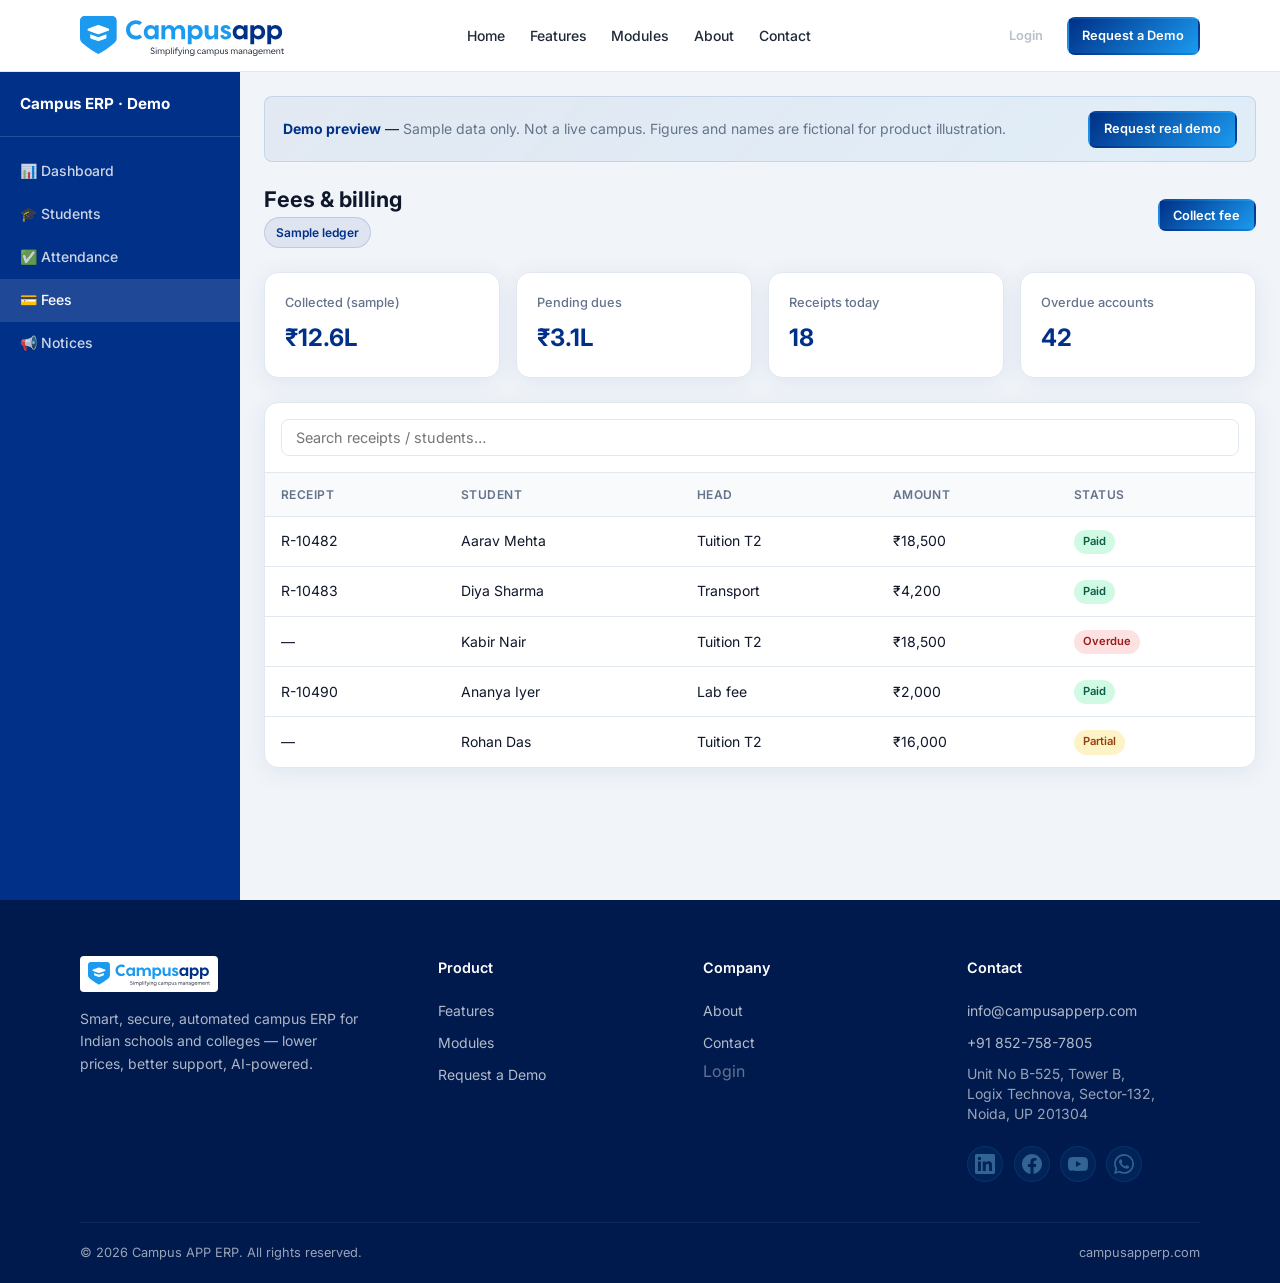
<file: fees/index.html>
<!DOCTYPE html>
<html lang="en-IN">
<head>
  <meta charset="UTF-8">
  <meta name="viewport" content="width=device-width, initial-scale=1.0">
  <meta name="description" content="Sample fees and billing screen from Campus APP ERP demo preview — fictional data for product illustration.">
  <link rel="canonical" href="https://campusapperp.com/fees">
  <meta property="og:type" content="website">
  <meta property="og:site_name" content="Campus APP ERP">
  <meta property="og:title" content="Fees Demo — Campus APP ERP | Sample Fee Management">
  <meta property="og:description" content="Sample fees and billing screen from Campus APP ERP demo preview — fictional data for product illustration.">
  <meta property="og:url" content="https://campusapperp.com/fees">
  <meta property="og:image" content="https://campusapperp.com/assets/favicon.png">
  <meta property="og:locale" content="en_IN">
  <meta name="twitter:card" content="summary">
  <meta name="twitter:title" content="Fees Demo — Campus APP ERP | Sample Fee Management">
  <meta name="twitter:description" content="Sample fees and billing screen from Campus APP ERP demo preview — fictional data for product illustration.">
  <meta name="twitter:image" content="https://campusapperp.com/assets/favicon.png">
  <title>Fees Demo — Campus APP ERP | Sample Fee Management</title>
  <link rel="icon" href="/assets/favicon.ico" sizes="any">
  <link rel="icon" type="image/png" href="/assets/favicon.png">
  <link rel="apple-touch-icon" href="/assets/apple-touch-icon.png">
  <link rel="preconnect" href="https://fonts.googleapis.com">
  <link rel="preconnect" href="https://fonts.gstatic.com" crossorigin>
  <link href="https://fonts.googleapis.com/css2?family=Inter:wght@400;500;600;700&display=swap" rel="stylesheet">
  <link rel="stylesheet" href="/css/styles.css">
</head>
<body>
  <header class="site-header">
    <div class="container header-inner">
      <a href="/" class="logo-link" aria-label="Campus APP ERP Home">
        <img src="/assets/Logo1.svg" alt="Campus APP ERP logo — school and college management software">
      </a>
      <nav class="nav-desktop" aria-label="Main">
        <a href="/">Home</a>
        <a href="/features">Features</a>
        <a href="/modules">Modules</a>
        <a href="/about">About</a>
        <a href="/contact">Contact</a>
      </nav>
      <div class="header-actions">
        <span class="btn btn-ghost btn-sm btn-disabled" role="link" aria-disabled="true" title="Login coming soon">Login</span>
        <a href="/contact" class="btn btn-primary btn-sm">Request a Demo</a>
        <button class="nav-toggle" type="button" aria-label="Open menu" aria-expanded="false">
          <span></span><span></span><span></span>
        </button>
      </div>
    </div>
    <nav class="nav-mobile" aria-label="Mobile">
      <a href="/">Home</a>
      <a href="/features">Features</a>
      <a href="/modules">Modules</a>
      <a href="/about">About</a>
      <a href="/contact">Contact</a>
      <span class="btn btn-outline btn-disabled" role="link" aria-disabled="true" title="Login coming soon">Login</span>
      <a href="/contact" class="btn btn-primary">Request a Demo</a>
    </nav>
  </header>

  <div class="app-layout">
    <aside class="app-sidebar" aria-label="Demo app navigation">
      <div class="side-brand">Campus ERP · Demo</div>
      <nav>
        <a href="/demo-dashboard">📊 Dashboard</a>
        <a href="/students">🎓 Students</a>
        <a href="/attendance">✅ Attendance</a>
        <a href="/fees" class="active">💳 Fees</a>
        <a href="/notices">📢 Notices</a>
      </nav>
    </aside>
    <div class="app-main">
      <nav class="mobile-side-nav" aria-label="Demo sections">
        <a href="/demo-dashboard">Dashboard</a>
        <a href="/students">Students</a>
        <a href="/attendance">Attendance</a>
        <a href="/fees" class="active">Fees</a>
        <a href="/notices">Notices</a>
      </nav>
      <div class="demo-banner">
        <div class="demo-banner-text">
          <strong>Demo preview</strong> — <span>Sample data only. Not a live campus. Figures and names are fictional for product illustration.</span>
        </div>
        <a href="/contact" class="btn btn-primary btn-sm">Request real demo</a>
      </div>

      <div class="app-topbar">
        <div>
          <h1>Fees &amp; billing</h1>
          <span class="demo-badge">Sample ledger</span>
        </div>
        <button type="button" class="btn btn-primary btn-sm" onclick="alert('Demo only — collect fee is not wired.')">Collect fee</button>
      </div>
      <div class="dash-cards">
        <div class="dash-card"><div class="label">Collected (sample)</div><div class="value">₹12.6L</div></div>
        <div class="dash-card"><div class="label">Pending dues</div><div class="value">₹3.1L</div></div>
        <div class="dash-card"><div class="label">Receipts today</div><div class="value">18</div></div>
        <div class="dash-card"><div class="label">Overdue accounts</div><div class="value">42</div></div>
      </div>
      <div class="table-wrap">
        <div class="table-toolbar">
          <input type="search" placeholder="Search receipts / students…" data-table-filter="fees-table" aria-label="Search fees">
        </div>
        <table class="data-table" id="fees-table">
          <thead>
            <tr><th>Receipt</th><th>Student</th><th>Head</th><th>Amount</th><th>Status</th></tr>
          </thead>
          <tbody>
            <tr><td>R-10482</td><td>Aarav Mehta</td><td>Tuition T2</td><td>₹18,500</td><td><span class="badge badge-success">Paid</span></td></tr>
            <tr><td>R-10483</td><td>Diya Sharma</td><td>Transport</td><td>₹4,200</td><td><span class="badge badge-success">Paid</span></td></tr>
            <tr><td>—</td><td>Kabir Nair</td><td>Tuition T2</td><td>₹18,500</td><td><span class="badge badge-danger">Overdue</span></td></tr>
            <tr><td>R-10490</td><td>Ananya Iyer</td><td>Lab fee</td><td>₹2,000</td><td><span class="badge badge-success">Paid</span></td></tr>
            <tr><td>—</td><td>Rohan Das</td><td>Tuition T2</td><td>₹16,000</td><td><span class="badge badge-warning">Partial</span></td></tr>
          </tbody>
        </table>
      </div>

    </div>
  </div>

  <footer class="site-footer">
    <div class="container">
      <div class="footer-grid">
        <div class="footer-brand">
          <img src="/assets/Logo1.svg" alt="Campus APP ERP logo — school and college management software">
          <p>Smart, secure, automated campus ERP for Indian schools and colleges — lower prices, better support, AI-powered.</p>
        </div>
        <div class="footer-col">
          <h4>Product</h4>
          <a href="/features">Features</a>
          <a href="/modules">Modules</a>
          <a href="/contact">Request a Demo</a>
        </div>
        <div class="footer-col">
          <h4>Company</h4>
          <a href="/about">About</a>
          <a href="/contact">Contact</a>
          <span class="btn-disabled" role="link" aria-disabled="true" title="Login coming soon">Login</span>
        </div>
        <div class="footer-col">
          <h4>Contact</h4>
          <a href="mailto:info@campusapperp.com">info@campusapperp.com</a>
          <a href="tel:+918527587805">+91 852-758-7805</a>
          <span style="display:block;font-size:0.875rem;padding:0.3rem 0;opacity:0.7;line-height:1.45;">Unit No B-525, Tower B,<br>Logix Technova, Sector-132,<br>Noida, UP 201304</span>
          <div class="footer-social" aria-label="Social media">
            <span class="social-link social-link-disabled" role="link" aria-disabled="true" aria-label="LinkedIn (coming soon)" title="Coming soon">
              <svg xmlns="http://www.w3.org/2000/svg" width="20" height="20" viewBox="0 0 24 24" fill="currentColor" aria-hidden="true"><path d="M20.447 20.452h-3.554v-5.569c0-1.328-.027-3.037-1.852-3.037-1.853 0-2.136 1.445-2.136 2.939v5.667H9.351V9h3.414v1.561h.046c.477-.9 1.637-1.85 3.37-1.85 3.601 0 4.267 2.37 4.267 5.455v6.286zM5.337 7.433a2.062 2.062 0 01-2.063-2.065 2.064 2.064 0 112.063 2.065zm1.782 13.019H3.555V9h3.564v11.452zM22.225 0H1.771C.792 0 0 .774 0 1.729v20.542C0 23.227.792 24 1.771 24h20.451C23.2 24 24 23.227 24 22.271V1.729C24.001.774 23.2 0 22.222 0h.003z"/></svg>
            </span>
            <span class="social-link social-link-disabled" role="link" aria-disabled="true" aria-label="Facebook (coming soon)" title="Coming soon">
              <svg xmlns="http://www.w3.org/2000/svg" width="20" height="20" viewBox="0 0 24 24" fill="currentColor" aria-hidden="true"><path d="M24 12.073c0-6.627-5.373-12-12-12s-12 5.373-12 12c0 5.99 4.388 10.954 10.125 11.854v-8.385H7.078v-3.47h3.047V9.43c0-3.007 1.792-4.669 4.533-4.669 1.312 0 2.686.235 2.686.235v2.953H15.83c-1.491 0-1.956.925-1.956 1.874v2.25h3.328l-.532 3.47h-2.796v8.385C19.612 23.027 24 18.062 24 12.073z"/></svg>
            </span>
            <span class="social-link social-link-disabled" role="link" aria-disabled="true" aria-label="YouTube (coming soon)" title="Coming soon">
              <svg xmlns="http://www.w3.org/2000/svg" width="20" height="20" viewBox="0 0 24 24" fill="currentColor" aria-hidden="true"><path d="M23.498 6.186a3.016 3.016 0 00-2.122-2.136C19.505 3.545 12 3.545 12 3.545s-7.505 0-9.377.505A3.017 3.017 0 00.502 6.186C0 8.07 0 12 0 12s0 3.93.502 5.814a3.016 3.016 0 002.122 2.136c1.871.505 9.376.505 9.376.505s7.505 0 9.377-.505a3.015 3.015 0 002.122-2.136C24 15.93 24 12 24 12s0-3.93-.502-5.814zM9.545 15.568V8.432L15.818 12l-6.273 3.568z"/></svg>
            </span>
            <span class="social-link social-link-disabled" role="link" aria-disabled="true" aria-label="WhatsApp (coming soon)" title="Coming soon">
              <svg xmlns="http://www.w3.org/2000/svg" width="20" height="20" viewBox="0 0 24 24" fill="currentColor" aria-hidden="true"><path d="M17.472 14.382c-.297-.149-1.758-.867-2.03-.967-.273-.099-.471-.148-.67.15-.197.297-.767.966-.94 1.164-.173.199-.347.223-.644.075-.297-.15-1.255-.463-2.39-1.475-.883-.788-1.48-1.761-1.653-2.059-.173-.297-.018-.458.13-.606.134-.133.298-.347.446-.52.149-.174.198-.298.298-.497.099-.198.05-.371-.025-.52-.075-.149-.669-1.612-.916-2.207-.242-.579-.487-.5-.669-.51-.173-.008-.371-.01-.57-.01-.198 0-.52.074-.792.372-.272.297-1.04 1.016-1.04 2.479 0 1.462 1.065 2.875 1.213 3.074.149.198 2.096 3.2 5.077 4.487.709.306 1.262.489 1.694.625.712.227 1.36.195 1.871.118.571-.085 1.758-.719 2.006-1.413.248-.694.248-1.289.173-1.413-.074-.124-.272-.198-.57-.347m-5.421 7.403h-.004a9.87 9.87 0 01-5.031-1.378l-.361-.214-3.741.982.998-3.648-.235-.374a9.86 9.86 0 01-1.51-5.26c.001-5.45 4.436-9.884 9.888-9.884 2.64 0 5.122 1.03 6.988 2.898a9.825 9.825 0 012.893 6.994c-.003 5.45-4.435 9.884-9.885 9.884m8.413-18.297A11.815 11.815 0 0012.05 0C5.495 0 .16 5.335.157 11.892c0 2.096.547 4.142 1.588 5.945L.057 24l6.305-1.654a11.882 11.882 0 005.683 1.448h.005c6.554 0 11.89-5.335 11.893-11.893a11.821 11.821 0 00-3.48-8.413z"/></svg>
            </span>
          </div>
        </div>
      </div>
      <div class="footer-bottom">
        <span>© 2026 Campus APP ERP. All rights reserved.</span>
        <span>campusapperp.com</span>
      </div>
    </div>
  </footer>

  <script src="/js/main.js"></script>
</body>
</html>
</file>
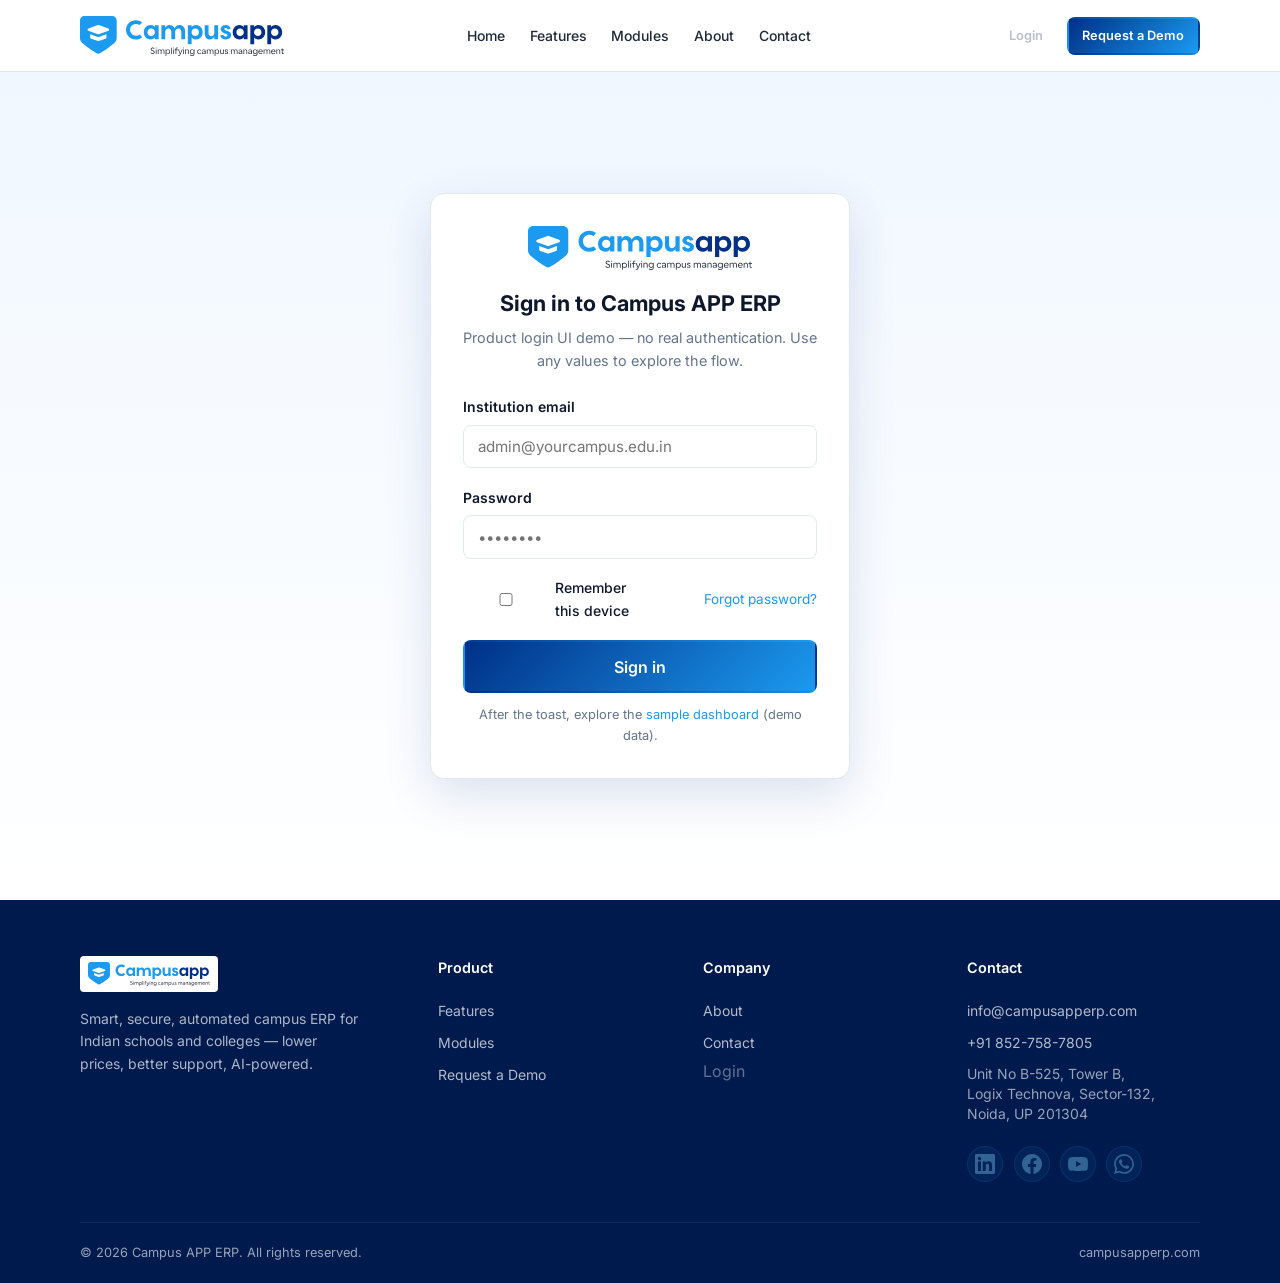
<file: login/index.html>
<!DOCTYPE html>
<html lang="en-IN">
<head>
  <meta charset="UTF-8">
  <meta name="viewport" content="width=device-width, initial-scale=1.0">
  <meta name="description" content="Campus APP ERP product login UI demo — no real authentication. Explore the sample sign-in experience.">
  <link rel="canonical" href="https://campusapperp.com/login">
  <meta property="og:type" content="website">
  <meta property="og:site_name" content="Campus APP ERP">
  <meta property="og:title" content="Login — Campus APP ERP | Product Sign-in Demo">
  <meta property="og:description" content="Campus APP ERP product login UI demo — no real authentication. Explore the sample sign-in experience.">
  <meta property="og:url" content="https://campusapperp.com/login">
  <meta property="og:image" content="https://campusapperp.com/assets/favicon.png">
  <meta property="og:locale" content="en_IN">
  <meta name="twitter:card" content="summary">
  <meta name="twitter:title" content="Login — Campus APP ERP | Product Sign-in Demo">
  <meta name="twitter:description" content="Campus APP ERP product login UI demo — no real authentication. Explore the sample sign-in experience.">
  <meta name="twitter:image" content="https://campusapperp.com/assets/favicon.png">
  <title>Login — Campus APP ERP | Product Sign-in Demo</title>
  <link rel="icon" href="/assets/favicon.ico" sizes="any">
  <link rel="icon" type="image/png" href="/assets/favicon.png">
  <link rel="apple-touch-icon" href="/assets/apple-touch-icon.png">
  <link rel="preconnect" href="https://fonts.googleapis.com">
  <link rel="preconnect" href="https://fonts.gstatic.com" crossorigin>
  <link href="https://fonts.googleapis.com/css2?family=Inter:wght@400;500;600;700&display=swap" rel="stylesheet">
  <link rel="stylesheet" href="/css/styles.css">
</head>
<body>
  <header class="site-header">
    <div class="container header-inner">
      <a href="/" class="logo-link" aria-label="Campus APP ERP Home">
        <img src="/assets/Logo1.svg" alt="Campus APP ERP logo — school and college management software">
      </a>
      <nav class="nav-desktop" aria-label="Main">
        <a href="/">Home</a>
        <a href="/features">Features</a>
        <a href="/modules">Modules</a>
        <a href="/about">About</a>
        <a href="/contact">Contact</a>
      </nav>
      <div class="header-actions">
        <span class="btn btn-ghost btn-sm btn-disabled" role="link" aria-disabled="true" title="Login coming soon">Login</span>
        <a href="/contact" class="btn btn-primary btn-sm">Request a Demo</a>
        <button class="nav-toggle" type="button" aria-label="Open menu" aria-expanded="false">
          <span></span><span></span><span></span>
        </button>
      </div>
    </div>
    <nav class="nav-mobile" aria-label="Mobile">
      <a href="/">Home</a>
      <a href="/features">Features</a>
      <a href="/modules">Modules</a>
      <a href="/about">About</a>
      <a href="/contact">Contact</a>
      <span class="btn btn-outline btn-disabled" role="link" aria-disabled="true" title="Login coming soon">Login</span>
      <a href="/contact" class="btn btn-primary">Request a Demo</a>
    </nav>
  </header>

  <main class="auth-page">
    <div class="auth-card">
      <div class="logo-wrap">
        <img src="/assets/Logo1.svg" alt="Campus APP ERP">
        <h1>Sign in to Campus APP ERP</h1>
        <p class="subtitle">Product login UI demo — no real authentication. Use any values to explore the flow.</p>
      </div>
      <form id="login-form">
        <div class="form-group">
          <label for="login-email">Institution email</label>
          <input type="email" id="login-email" name="email" placeholder="admin@yourcampus.edu.in" autocomplete="username">
        </div>
        <div class="form-group">
          <label for="login-password">Password</label>
          <input type="password" id="login-password" name="password" placeholder="••••••••" autocomplete="current-password">
        </div>
        <div class="form-group" style="display:flex;align-items:center;justify-content:space-between;gap:1rem;">
          <label style="font-weight:500;display:flex;align-items:center;gap:0.4rem;margin:0;">
            <input type="checkbox" name="remember"> Remember this device
          </label>
          <a href="#" style="font-size:0.85rem;" onclick="event.preventDefault();">Forgot password?</a>
        </div>
        <button type="submit" class="btn btn-primary btn-block btn-lg">Sign in</button>
        <p class="form-hint">After the toast, explore the <a href="/demo-dashboard">sample dashboard</a> (demo data).</p>
      </form>
    </div>
  </main>

  <footer class="site-footer">
    <div class="container">
      <div class="footer-grid">
        <div class="footer-brand">
          <img src="/assets/Logo1.svg" alt="Campus APP ERP logo — school and college management software">
          <p>Smart, secure, automated campus ERP for Indian schools and colleges — lower prices, better support, AI-powered.</p>
        </div>
        <div class="footer-col">
          <h4>Product</h4>
          <a href="/features">Features</a>
          <a href="/modules">Modules</a>
          <a href="/contact">Request a Demo</a>
        </div>
        <div class="footer-col">
          <h4>Company</h4>
          <a href="/about">About</a>
          <a href="/contact">Contact</a>
          <span class="btn-disabled" role="link" aria-disabled="true" title="Login coming soon">Login</span>
        </div>
        <div class="footer-col">
          <h4>Contact</h4>
          <a href="mailto:info@campusapperp.com">info@campusapperp.com</a>
          <a href="tel:+918527587805">+91 852-758-7805</a>
          <span style="display:block;font-size:0.875rem;padding:0.3rem 0;opacity:0.7;line-height:1.45;">Unit No B-525, Tower B,<br>Logix Technova, Sector-132,<br>Noida, UP 201304</span>
          <div class="footer-social" aria-label="Social media">
            <span class="social-link social-link-disabled" role="link" aria-disabled="true" aria-label="LinkedIn (coming soon)" title="Coming soon">
              <svg xmlns="http://www.w3.org/2000/svg" width="20" height="20" viewBox="0 0 24 24" fill="currentColor" aria-hidden="true"><path d="M20.447 20.452h-3.554v-5.569c0-1.328-.027-3.037-1.852-3.037-1.853 0-2.136 1.445-2.136 2.939v5.667H9.351V9h3.414v1.561h.046c.477-.9 1.637-1.85 3.37-1.85 3.601 0 4.267 2.37 4.267 5.455v6.286zM5.337 7.433a2.062 2.062 0 01-2.063-2.065 2.064 2.064 0 112.063 2.065zm1.782 13.019H3.555V9h3.564v11.452zM22.225 0H1.771C.792 0 0 .774 0 1.729v20.542C0 23.227.792 24 1.771 24h20.451C23.2 24 24 23.227 24 22.271V1.729C24.001.774 23.2 0 22.222 0h.003z"/></svg>
            </span>
            <span class="social-link social-link-disabled" role="link" aria-disabled="true" aria-label="Facebook (coming soon)" title="Coming soon">
              <svg xmlns="http://www.w3.org/2000/svg" width="20" height="20" viewBox="0 0 24 24" fill="currentColor" aria-hidden="true"><path d="M24 12.073c0-6.627-5.373-12-12-12s-12 5.373-12 12c0 5.99 4.388 10.954 10.125 11.854v-8.385H7.078v-3.47h3.047V9.43c0-3.007 1.792-4.669 4.533-4.669 1.312 0 2.686.235 2.686.235v2.953H15.83c-1.491 0-1.956.925-1.956 1.874v2.25h3.328l-.532 3.47h-2.796v8.385C19.612 23.027 24 18.062 24 12.073z"/></svg>
            </span>
            <span class="social-link social-link-disabled" role="link" aria-disabled="true" aria-label="YouTube (coming soon)" title="Coming soon">
              <svg xmlns="http://www.w3.org/2000/svg" width="20" height="20" viewBox="0 0 24 24" fill="currentColor" aria-hidden="true"><path d="M23.498 6.186a3.016 3.016 0 00-2.122-2.136C19.505 3.545 12 3.545 12 3.545s-7.505 0-9.377.505A3.017 3.017 0 00.502 6.186C0 8.07 0 12 0 12s0 3.93.502 5.814a3.016 3.016 0 002.122 2.136c1.871.505 9.376.505 9.376.505s7.505 0 9.377-.505a3.015 3.015 0 002.122-2.136C24 15.93 24 12 24 12s0-3.93-.502-5.814zM9.545 15.568V8.432L15.818 12l-6.273 3.568z"/></svg>
            </span>
            <span class="social-link social-link-disabled" role="link" aria-disabled="true" aria-label="WhatsApp (coming soon)" title="Coming soon">
              <svg xmlns="http://www.w3.org/2000/svg" width="20" height="20" viewBox="0 0 24 24" fill="currentColor" aria-hidden="true"><path d="M17.472 14.382c-.297-.149-1.758-.867-2.03-.967-.273-.099-.471-.148-.67.15-.197.297-.767.966-.94 1.164-.173.199-.347.223-.644.075-.297-.15-1.255-.463-2.39-1.475-.883-.788-1.48-1.761-1.653-2.059-.173-.297-.018-.458.13-.606.134-.133.298-.347.446-.52.149-.174.198-.298.298-.497.099-.198.05-.371-.025-.52-.075-.149-.669-1.612-.916-2.207-.242-.579-.487-.5-.669-.51-.173-.008-.371-.01-.57-.01-.198 0-.52.074-.792.372-.272.297-1.04 1.016-1.04 2.479 0 1.462 1.065 2.875 1.213 3.074.149.198 2.096 3.2 5.077 4.487.709.306 1.262.489 1.694.625.712.227 1.36.195 1.871.118.571-.085 1.758-.719 2.006-1.413.248-.694.248-1.289.173-1.413-.074-.124-.272-.198-.57-.347m-5.421 7.403h-.004a9.87 9.87 0 01-5.031-1.378l-.361-.214-3.741.982.998-3.648-.235-.374a9.86 9.86 0 01-1.51-5.26c.001-5.45 4.436-9.884 9.888-9.884 2.64 0 5.122 1.03 6.988 2.898a9.825 9.825 0 012.893 6.994c-.003 5.45-4.435 9.884-9.885 9.884m8.413-18.297A11.815 11.815 0 0012.05 0C5.495 0 .16 5.335.157 11.892c0 2.096.547 4.142 1.588 5.945L.057 24l6.305-1.654a11.882 11.882 0 005.683 1.448h.005c6.554 0 11.89-5.335 11.893-11.893a11.821 11.821 0 00-3.48-8.413z"/></svg>
            </span>
          </div>
        </div>
      </div>
      <div class="footer-bottom">
        <span>© 2026 Campus APP ERP. All rights reserved.</span>
        <span>campusapperp.com</span>
      </div>
    </div>
  </footer>

  <script src="/js/main.js"></script>
</body>
</html>
</file>
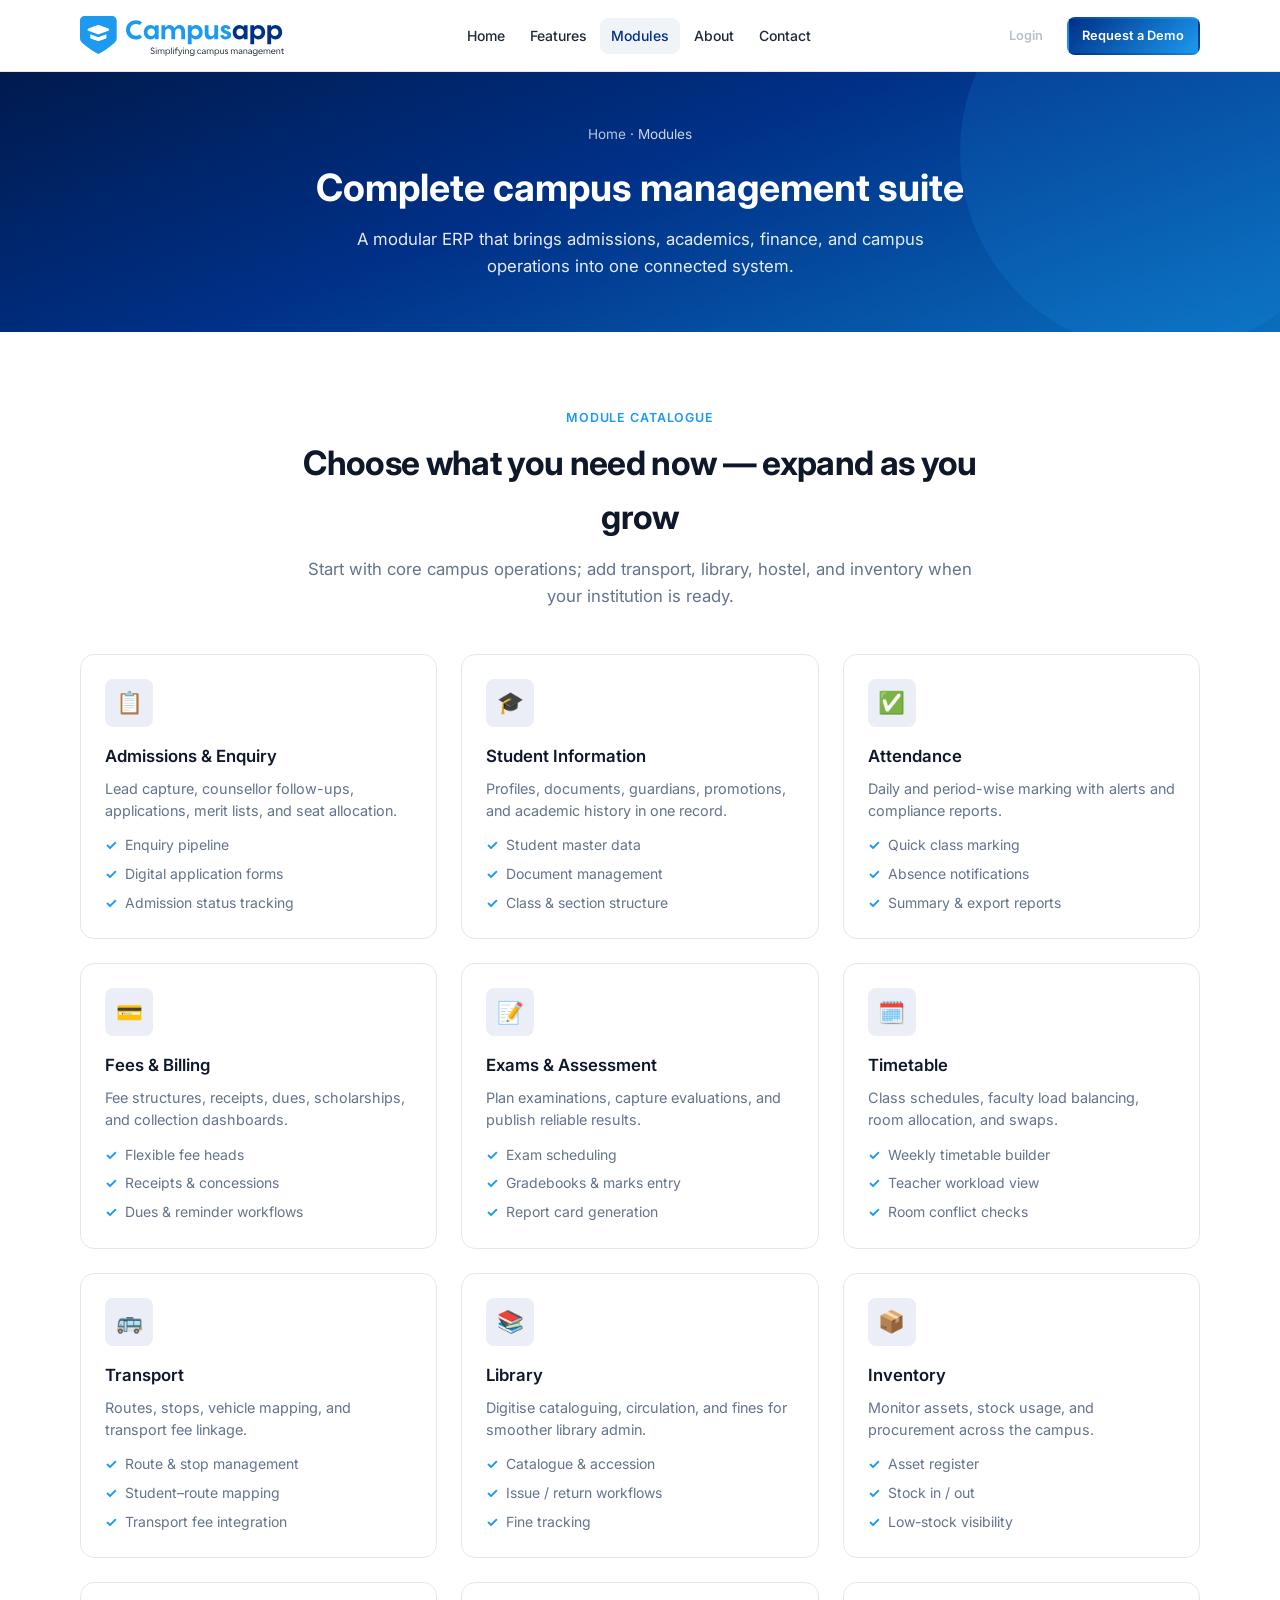
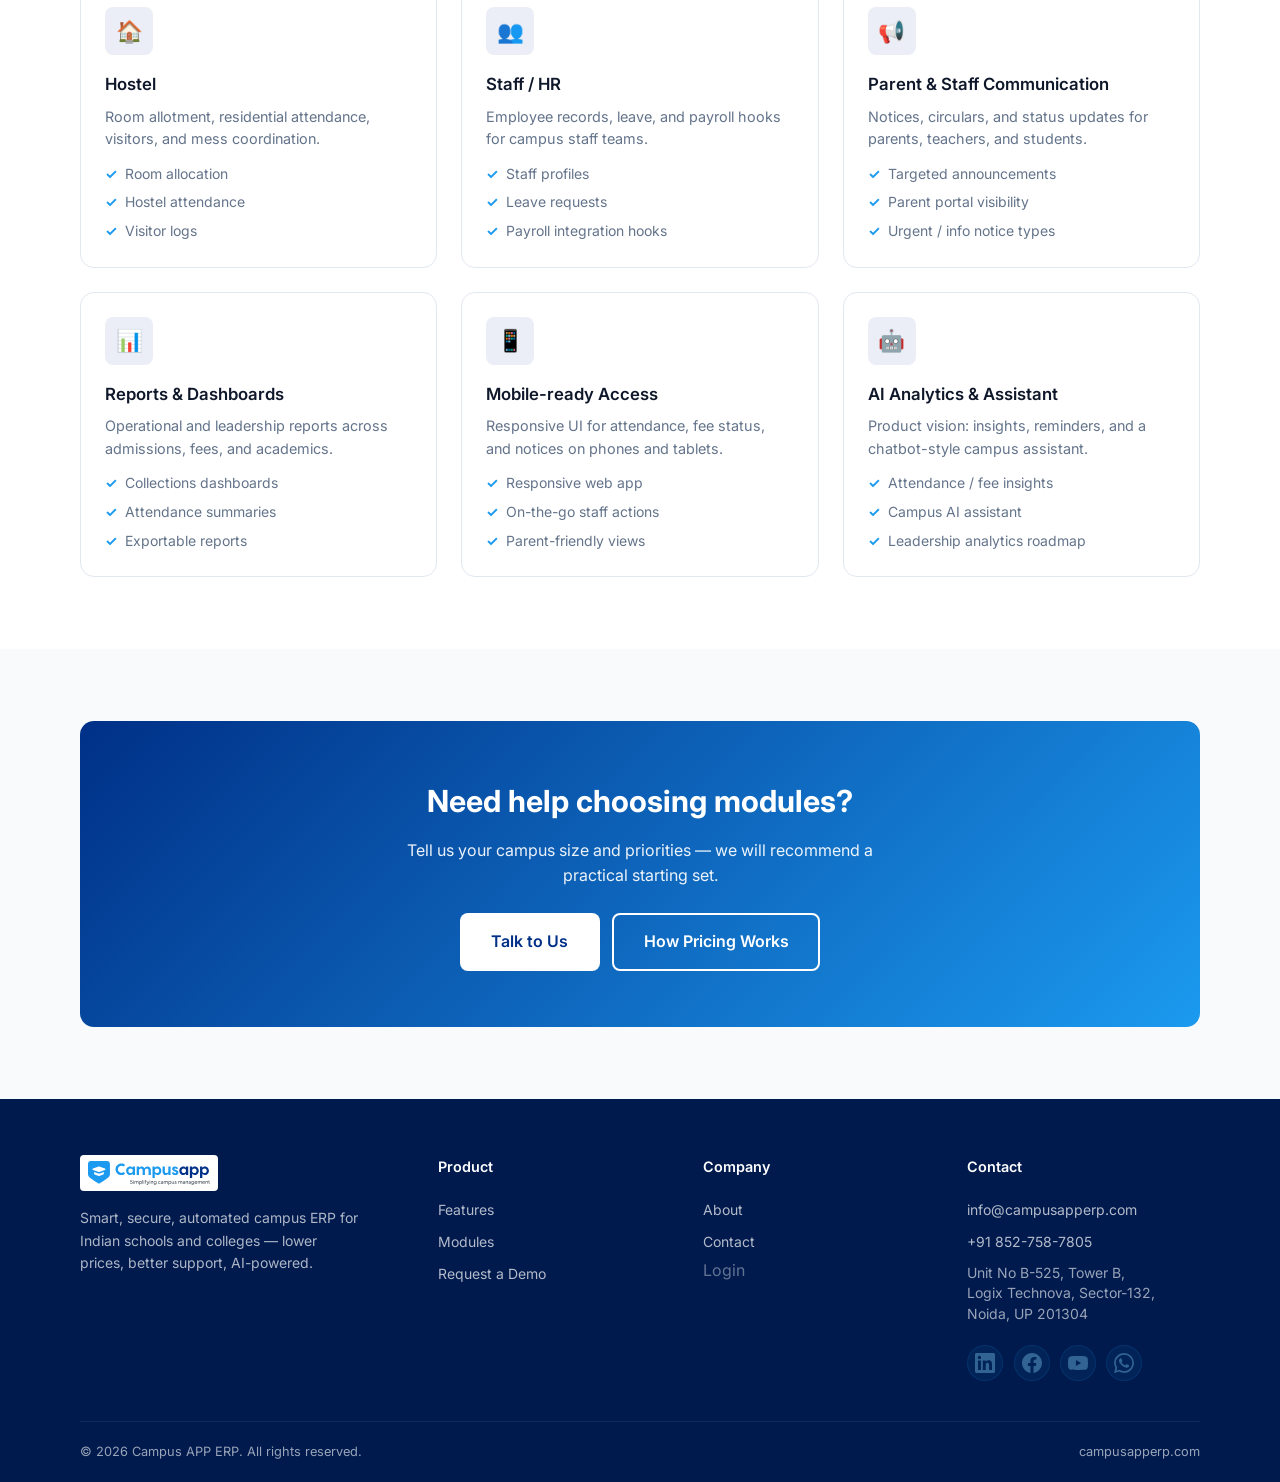
<file: modules/index.html>
<!DOCTYPE html>
<html lang="en-IN">
<head>
  <meta charset="UTF-8">
  <meta name="viewport" content="width=device-width, initial-scale=1.0">
  <meta name="description" content="Full module catalogue for Campus APP ERP — admissions, student information, attendance, fees, exams, transport, library, inventory, notices, and reports.">
  <link rel="canonical" href="https://campusapperp.com/modules">
  <meta property="og:type" content="website">
  <meta property="og:site_name" content="Campus APP ERP">
  <meta property="og:title" content="Modules — Campus APP ERP | Complete Campus Suite">
  <meta property="og:description" content="Full module catalogue for Campus APP ERP — admissions, student information, attendance, fees, exams, transport, library, inventory, notices, and reports.">
  <meta property="og:url" content="https://campusapperp.com/modules">
  <meta property="og:image" content="https://campusapperp.com/assets/favicon.png">
  <meta property="og:locale" content="en_IN">
  <meta name="twitter:card" content="summary">
  <meta name="twitter:title" content="Modules — Campus APP ERP | Complete Campus Suite">
  <meta name="twitter:description" content="Full module catalogue for Campus APP ERP — admissions, student information, attendance, fees, exams, transport, library, inventory, notices, and reports.">
  <meta name="twitter:image" content="https://campusapperp.com/assets/favicon.png">
  <title>Modules — Campus APP ERP | Complete Campus Suite</title>
  <link rel="icon" href="/assets/favicon.ico" sizes="any">
  <link rel="icon" type="image/png" href="/assets/favicon.png">
  <link rel="apple-touch-icon" href="/assets/apple-touch-icon.png">
  <link rel="preconnect" href="https://fonts.googleapis.com">
  <link rel="preconnect" href="https://fonts.gstatic.com" crossorigin>
  <link href="https://fonts.googleapis.com/css2?family=Inter:wght@400;500;600;700&display=swap" rel="stylesheet">
  <link rel="stylesheet" href="/css/styles.css">
</head>
<body>
  <header class="site-header">
    <div class="container header-inner">
      <a href="/" class="logo-link" aria-label="Campus APP ERP Home">
        <img src="/assets/Logo1.svg" alt="Campus APP ERP logo — school and college management software">
      </a>
      <nav class="nav-desktop" aria-label="Main">
        <a href="/">Home</a>
        <a href="/features">Features</a>
        <a href="/modules" class="active">Modules</a>
        <a href="/about">About</a>
        <a href="/contact">Contact</a>
      </nav>
      <div class="header-actions">
        <span class="btn btn-ghost btn-sm btn-disabled" role="link" aria-disabled="true" title="Login coming soon">Login</span>
        <a href="/contact" class="btn btn-primary btn-sm">Request a Demo</a>
        <button class="nav-toggle" type="button" aria-label="Open menu" aria-expanded="false">
          <span></span><span></span><span></span>
        </button>
      </div>
    </div>
    <nav class="nav-mobile" aria-label="Mobile">
      <a href="/">Home</a>
      <a href="/features">Features</a>
      <a href="/modules">Modules</a>
      <a href="/about">About</a>
      <a href="/contact">Contact</a>
      <span class="btn btn-outline btn-disabled" role="link" aria-disabled="true" title="Login coming soon">Login</span>
      <a href="/contact" class="btn btn-primary">Request a Demo</a>
    </nav>
  </header>

  <main>
    <section class="page-hero">
      <div class="container">
        <div class="breadcrumb"><a href="/">Home</a> · Modules</div>
        <h1>Complete campus management suite</h1>
        <p>A modular ERP that brings admissions, academics, finance, and campus operations into one connected system.</p>
      </div>
    </section>

    <section class="section">
      <div class="container">
        <div class="section-header">
          <span class="eyebrow">Module catalogue</span>
          <h2>Choose what you need now — expand as you grow</h2>
          <p>Start with core campus operations; add transport, library, hostel, and inventory when your institution is ready.</p>
        </div>
        <div class="grid-3">
          <div class="card">
            <div class="card-icon">📋</div>
            <h3>Admissions &amp; Enquiry</h3>
            <p>Lead capture, counsellor follow-ups, applications, merit lists, and seat allocation.</p>
            <ul>
              <li>Enquiry pipeline</li>
              <li>Digital application forms</li>
              <li>Admission status tracking</li>
            </ul>
          </div>
          <div class="card">
            <div class="card-icon">🎓</div>
            <h3>Student Information</h3>
            <p>Profiles, documents, guardians, promotions, and academic history in one record.</p>
            <ul>
              <li>Student master data</li>
              <li>Document management</li>
              <li>Class &amp; section structure</li>
            </ul>
          </div>
          <div class="card">
            <div class="card-icon">✅</div>
            <h3>Attendance</h3>
            <p>Daily and period-wise marking with alerts and compliance reports.</p>
            <ul>
              <li>Quick class marking</li>
              <li>Absence notifications</li>
              <li>Summary &amp; export reports</li>
            </ul>
          </div>
          <div class="card">
            <div class="card-icon">💳</div>
            <h3>Fees &amp; Billing</h3>
            <p>Fee structures, receipts, dues, scholarships, and collection dashboards.</p>
            <ul>
              <li>Flexible fee heads</li>
              <li>Receipts &amp; concessions</li>
              <li>Dues &amp; reminder workflows</li>
            </ul>
          </div>
          <div class="card">
            <div class="card-icon">📝</div>
            <h3>Exams &amp; Assessment</h3>
            <p>Plan examinations, capture evaluations, and publish reliable results.</p>
            <ul>
              <li>Exam scheduling</li>
              <li>Gradebooks &amp; marks entry</li>
              <li>Report card generation</li>
            </ul>
          </div>
          <div class="card">
            <div class="card-icon">🗓️</div>
            <h3>Timetable</h3>
            <p>Class schedules, faculty load balancing, room allocation, and swaps.</p>
            <ul>
              <li>Weekly timetable builder</li>
              <li>Teacher workload view</li>
              <li>Room conflict checks</li>
            </ul>
          </div>
          <div class="card">
            <div class="card-icon">🚌</div>
            <h3>Transport</h3>
            <p>Routes, stops, vehicle mapping, and transport fee linkage.</p>
            <ul>
              <li>Route &amp; stop management</li>
              <li>Student–route mapping</li>
              <li>Transport fee integration</li>
            </ul>
          </div>
          <div class="card">
            <div class="card-icon">📚</div>
            <h3>Library</h3>
            <p>Digitise cataloguing, circulation, and fines for smoother library admin.</p>
            <ul>
              <li>Catalogue &amp; accession</li>
              <li>Issue / return workflows</li>
              <li>Fine tracking</li>
            </ul>
          </div>
          <div class="card">
            <div class="card-icon">📦</div>
            <h3>Inventory</h3>
            <p>Monitor assets, stock usage, and procurement across the campus.</p>
            <ul>
              <li>Asset register</li>
              <li>Stock in / out</li>
              <li>Low-stock visibility</li>
            </ul>
          </div>
          <div class="card">
            <div class="card-icon">🏠</div>
            <h3>Hostel</h3>
            <p>Room allotment, residential attendance, visitors, and mess coordination.</p>
            <ul>
              <li>Room allocation</li>
              <li>Hostel attendance</li>
              <li>Visitor logs</li>
            </ul>
          </div>
          <div class="card">
            <div class="card-icon">👥</div>
            <h3>Staff / HR</h3>
            <p>Employee records, leave, and payroll hooks for campus staff teams.</p>
            <ul>
              <li>Staff profiles</li>
              <li>Leave requests</li>
              <li>Payroll integration hooks</li>
            </ul>
          </div>
          <div class="card">
            <div class="card-icon">📢</div>
            <h3>Parent &amp; Staff Communication</h3>
            <p>Notices, circulars, and status updates for parents, teachers, and students.</p>
            <ul>
              <li>Targeted announcements</li>
              <li>Parent portal visibility</li>
              <li>Urgent / info notice types</li>
            </ul>
          </div>
          <div class="card">
            <div class="card-icon">📊</div>
            <h3>Reports &amp; Dashboards</h3>
            <p>Operational and leadership reports across admissions, fees, and academics.</p>
            <ul>
              <li>Collections dashboards</li>
              <li>Attendance summaries</li>
              <li>Exportable reports</li>
            </ul>
          </div>
          <div class="card">
            <div class="card-icon">📱</div>
            <h3>Mobile-ready Access</h3>
            <p>Responsive UI for attendance, fee status, and notices on phones and tablets.</p>
            <ul>
              <li>Responsive web app</li>
              <li>On-the-go staff actions</li>
              <li>Parent-friendly views</li>
            </ul>
          </div>
          <div class="card">
            <div class="card-icon">🤖</div>
            <h3>AI Analytics &amp; Assistant</h3>
            <p>Product vision: insights, reminders, and a chatbot-style campus assistant.</p>
            <ul>
              <li>Attendance / fee insights</li>
              <li>Campus AI assistant</li>
              <li>Leadership analytics roadmap</li>
            </ul>
          </div>
        </div>
      </div>
    </section>

    <section class="section section-alt">
      <div class="container">
        <div class="cta-banner">
          <h2>Need help choosing modules?</h2>
          <p>Tell us your campus size and priorities — we will recommend a practical starting set.</p>
          <div class="hero-ctas">
            <a href="/contact" class="btn btn-white btn-lg">Talk to Us</a>
            <a href="/pricing" class="btn btn-outline btn-lg" style="border-color:#fff;color:#fff;">How Pricing Works</a>
          </div>
        </div>
      </div>
    </section>
  </main>

  <footer class="site-footer">
    <div class="container">
      <div class="footer-grid">
        <div class="footer-brand">
          <img src="/assets/Logo1.svg" alt="Campus APP ERP logo — school and college management software">
          <p>Smart, secure, automated campus ERP for Indian schools and colleges — lower prices, better support, AI-powered.</p>
        </div>
                <div class="footer-col">
          <h4>Product</h4>
          <a href="/features">Features</a>
          <a href="/modules">Modules</a>
          <a href="/contact">Request a Demo</a>
        </div>
        <div class="footer-col">
          <h4>Company</h4>
          <a href="/about">About</a>
          <a href="/contact">Contact</a>
          <span class="btn-disabled" role="link" aria-disabled="true" title="Login coming soon">Login</span>
        </div>
        <div class="footer-col">
          <h4>Contact</h4>
          <a href="mailto:info@campusapperp.com">info@campusapperp.com</a>
          <a href="tel:+918527587805">+91 852-758-7805</a>
          <span style="display:block;font-size:0.875rem;padding:0.3rem 0;opacity:0.7;line-height:1.45;">Unit No B-525, Tower B,<br>Logix Technova, Sector-132,<br>Noida, UP 201304</span>

          <div class="footer-social" aria-label="Social media">
            <span class="social-link social-link-disabled" role="link" aria-disabled="true" aria-label="LinkedIn (coming soon)" title="Coming soon">
              <svg xmlns="http://www.w3.org/2000/svg" width="20" height="20" viewBox="0 0 24 24" fill="currentColor" aria-hidden="true"><path d="M20.447 20.452h-3.554v-5.569c0-1.328-.027-3.037-1.852-3.037-1.853 0-2.136 1.445-2.136 2.939v5.667H9.351V9h3.414v1.561h.046c.477-.9 1.637-1.85 3.37-1.85 3.601 0 4.267 2.37 4.267 5.455v6.286zM5.337 7.433a2.062 2.062 0 01-2.063-2.065 2.064 2.064 0 112.063 2.065zm1.782 13.019H3.555V9h3.564v11.452zM22.225 0H1.771C.792 0 0 .774 0 1.729v20.542C0 23.227.792 24 1.771 24h20.451C23.2 24 24 23.227 24 22.271V1.729C24.001.774 23.2 0 22.222 0h.003z"/></svg>
            </span>
            <span class="social-link social-link-disabled" role="link" aria-disabled="true" aria-label="Facebook (coming soon)" title="Coming soon">
              <svg xmlns="http://www.w3.org/2000/svg" width="20" height="20" viewBox="0 0 24 24" fill="currentColor" aria-hidden="true"><path d="M24 12.073c0-6.627-5.373-12-12-12s-12 5.373-12 12c0 5.99 4.388 10.954 10.125 11.854v-8.385H7.078v-3.47h3.047V9.43c0-3.007 1.792-4.669 4.533-4.669 1.312 0 2.686.235 2.686.235v2.953H15.83c-1.491 0-1.956.925-1.956 1.874v2.25h3.328l-.532 3.47h-2.796v8.385C19.612 23.027 24 18.062 24 12.073z"/></svg>
            </span>
            <span class="social-link social-link-disabled" role="link" aria-disabled="true" aria-label="YouTube (coming soon)" title="Coming soon">
              <svg xmlns="http://www.w3.org/2000/svg" width="20" height="20" viewBox="0 0 24 24" fill="currentColor" aria-hidden="true"><path d="M23.498 6.186a3.016 3.016 0 00-2.122-2.136C19.505 3.545 12 3.545 12 3.545s-7.505 0-9.377.505A3.017 3.017 0 00.502 6.186C0 8.07 0 12 0 12s0 3.93.502 5.814a3.016 3.016 0 002.122 2.136c1.871.505 9.376.505 9.376.505s7.505 0 9.377-.505a3.015 3.015 0 002.122-2.136C24 15.93 24 12 24 12s0-3.93-.502-5.814zM9.545 15.568V8.432L15.818 12l-6.273 3.568z"/></svg>
            </span>
            <span class="social-link social-link-disabled" role="link" aria-disabled="true" aria-label="WhatsApp (coming soon)" title="Coming soon">
              <svg xmlns="http://www.w3.org/2000/svg" width="20" height="20" viewBox="0 0 24 24" fill="currentColor" aria-hidden="true"><path d="M17.472 14.382c-.297-.149-1.758-.867-2.03-.967-.273-.099-.471-.148-.67.15-.197.297-.767.966-.94 1.164-.173.199-.347.223-.644.075-.297-.15-1.255-.463-2.39-1.475-.883-.788-1.48-1.761-1.653-2.059-.173-.297-.018-.458.13-.606.134-.133.298-.347.446-.52.149-.174.198-.298.298-.497.099-.198.05-.371-.025-.52-.075-.149-.669-1.612-.916-2.207-.242-.579-.487-.5-.669-.51-.173-.008-.371-.01-.57-.01-.198 0-.52.074-.792.372-.272.297-1.04 1.016-1.04 2.479 0 1.462 1.065 2.875 1.213 3.074.149.198 2.096 3.2 5.077 4.487.709.306 1.262.489 1.694.625.712.227 1.36.195 1.871.118.571-.085 1.758-.719 2.006-1.413.248-.694.248-1.289.173-1.413-.074-.124-.272-.198-.57-.347m-5.421 7.403h-.004a9.87 9.87 0 01-5.031-1.378l-.361-.214-3.741.982.998-3.648-.235-.374a9.86 9.86 0 01-1.51-5.26c.001-5.45 4.436-9.884 9.888-9.884 2.64 0 5.122 1.03 6.988 2.898a9.825 9.825 0 012.893 6.994c-.003 5.45-4.435 9.884-9.885 9.884m8.413-18.297A11.815 11.815 0 0012.05 0C5.495 0 .16 5.335.157 11.892c0 2.096.547 4.142 1.588 5.945L.057 24l6.305-1.654a11.882 11.882 0 005.683 1.448h.005c6.554 0 11.89-5.335 11.893-11.893a11.821 11.821 0 00-3.48-8.413z"/></svg>
            </span>
          </div>
        </div>
      </div>
      <div class="footer-bottom">
        <span>© 2026 Campus APP ERP. All rights reserved.</span>
        <span>campusapperp.com</span>
      </div>
    </div>
  </footer>
  <script src="/js/main.js"></script>
</body>
</html>
</file>
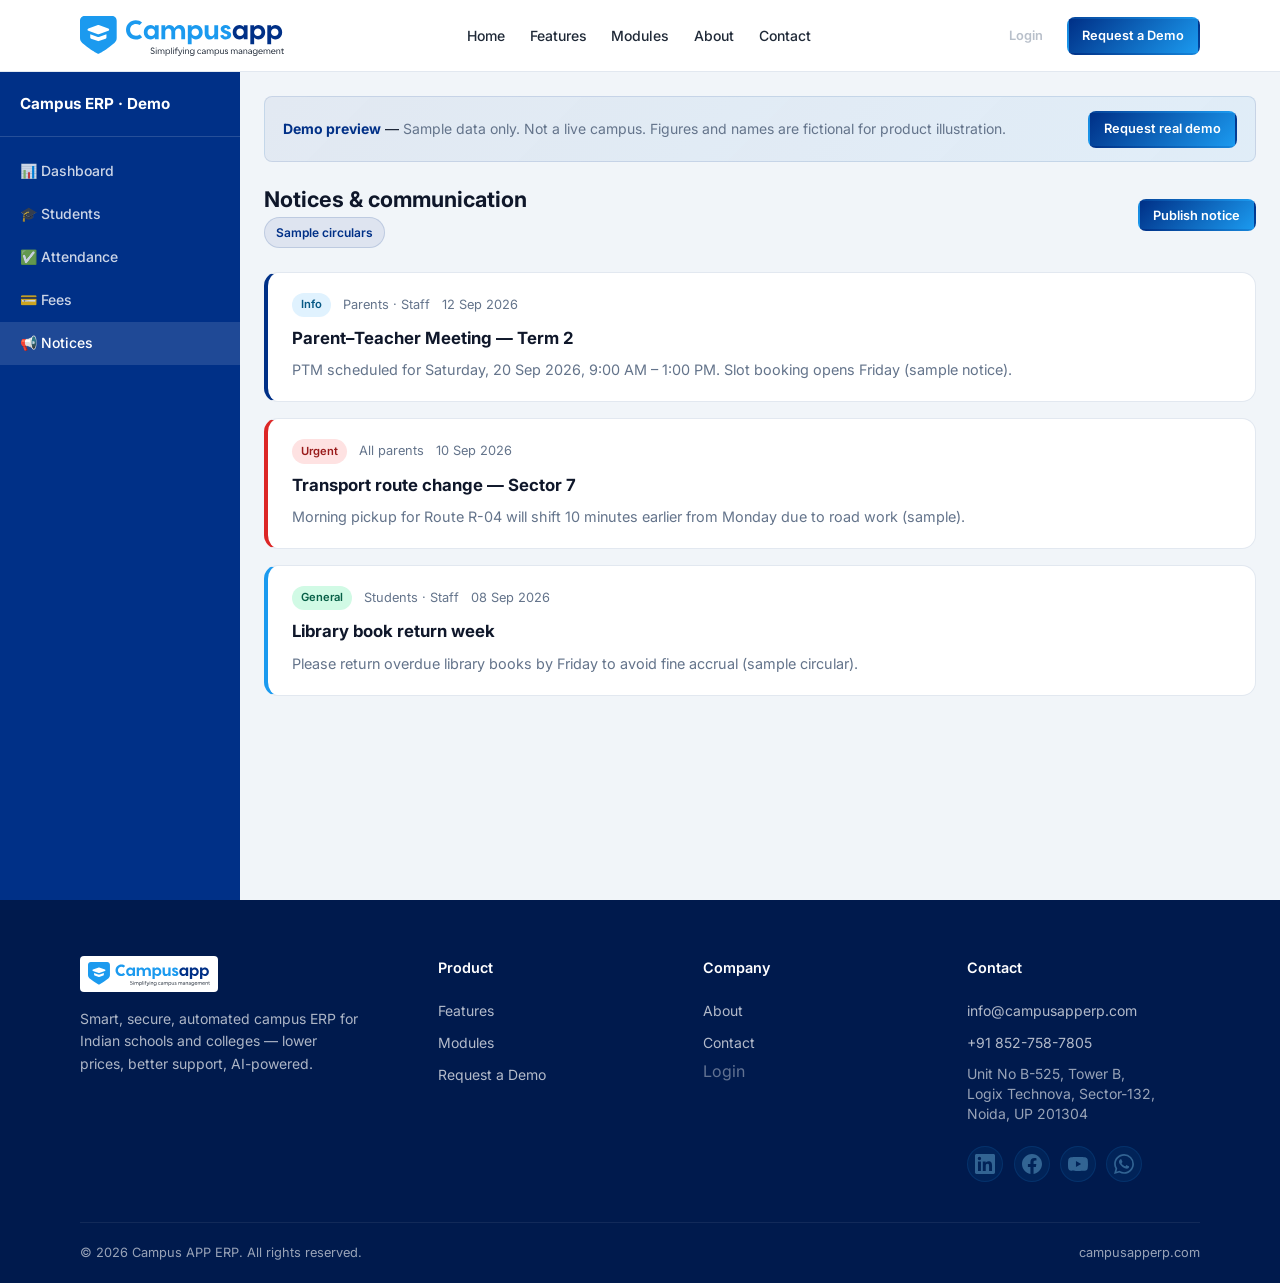
<file: notices/index.html>
<!DOCTYPE html>
<html lang="en-IN">
<head>
  <meta charset="UTF-8">
  <meta name="viewport" content="width=device-width, initial-scale=1.0">
  <meta name="description" content="Sample notices and communications screen from Campus APP ERP demo preview — fictional data for product illustration.">
  <link rel="canonical" href="https://campusapperp.com/notices">
  <meta property="og:type" content="website">
  <meta property="og:site_name" content="Campus APP ERP">
  <meta property="og:title" content="Notices Demo — Campus APP ERP | Sample Communications">
  <meta property="og:description" content="Sample notices and communications screen from Campus APP ERP demo preview — fictional data for product illustration.">
  <meta property="og:url" content="https://campusapperp.com/notices">
  <meta property="og:image" content="https://campusapperp.com/assets/favicon.png">
  <meta property="og:locale" content="en_IN">
  <meta name="twitter:card" content="summary">
  <meta name="twitter:title" content="Notices Demo — Campus APP ERP | Sample Communications">
  <meta name="twitter:description" content="Sample notices and communications screen from Campus APP ERP demo preview — fictional data for product illustration.">
  <meta name="twitter:image" content="https://campusapperp.com/assets/favicon.png">
  <title>Notices Demo — Campus APP ERP | Sample Communications</title>
  <link rel="icon" href="/assets/favicon.ico" sizes="any">
  <link rel="icon" type="image/png" href="/assets/favicon.png">
  <link rel="apple-touch-icon" href="/assets/apple-touch-icon.png">
  <link rel="preconnect" href="https://fonts.googleapis.com">
  <link rel="preconnect" href="https://fonts.gstatic.com" crossorigin>
  <link href="https://fonts.googleapis.com/css2?family=Inter:wght@400;500;600;700&display=swap" rel="stylesheet">
  <link rel="stylesheet" href="/css/styles.css">
</head>
<body>
  <header class="site-header">
    <div class="container header-inner">
      <a href="/" class="logo-link" aria-label="Campus APP ERP Home">
        <img src="/assets/Logo1.svg" alt="Campus APP ERP logo — school and college management software">
      </a>
      <nav class="nav-desktop" aria-label="Main">
        <a href="/">Home</a>
        <a href="/features">Features</a>
        <a href="/modules">Modules</a>
        <a href="/about">About</a>
        <a href="/contact">Contact</a>
      </nav>
      <div class="header-actions">
        <span class="btn btn-ghost btn-sm btn-disabled" role="link" aria-disabled="true" title="Login coming soon">Login</span>
        <a href="/contact" class="btn btn-primary btn-sm">Request a Demo</a>
        <button class="nav-toggle" type="button" aria-label="Open menu" aria-expanded="false">
          <span></span><span></span><span></span>
        </button>
      </div>
    </div>
    <nav class="nav-mobile" aria-label="Mobile">
      <a href="/">Home</a>
      <a href="/features">Features</a>
      <a href="/modules">Modules</a>
      <a href="/about">About</a>
      <a href="/contact">Contact</a>
      <span class="btn btn-outline btn-disabled" role="link" aria-disabled="true" title="Login coming soon">Login</span>
      <a href="/contact" class="btn btn-primary">Request a Demo</a>
    </nav>
  </header>

  <div class="app-layout">
    <aside class="app-sidebar" aria-label="Demo app navigation">
      <div class="side-brand">Campus ERP · Demo</div>
      <nav>
        <a href="/demo-dashboard">📊 Dashboard</a>
        <a href="/students">🎓 Students</a>
        <a href="/attendance">✅ Attendance</a>
        <a href="/fees">💳 Fees</a>
        <a href="/notices" class="active">📢 Notices</a>
      </nav>
    </aside>
    <div class="app-main">
      <nav class="mobile-side-nav" aria-label="Demo sections">
        <a href="/demo-dashboard">Dashboard</a>
        <a href="/students">Students</a>
        <a href="/attendance">Attendance</a>
        <a href="/fees">Fees</a>
        <a href="/notices" class="active">Notices</a>
      </nav>
      <div class="demo-banner">
        <div class="demo-banner-text">
          <strong>Demo preview</strong> — <span>Sample data only. Not a live campus. Figures and names are fictional for product illustration.</span>
        </div>
        <a href="/contact" class="btn btn-primary btn-sm">Request real demo</a>
      </div>

      <div class="app-topbar">
        <div>
          <h1>Notices &amp; communication</h1>
          <span class="demo-badge">Sample circulars</span>
        </div>
        <button type="button" class="btn btn-primary btn-sm" onclick="alert('Demo only — publish notice is not wired.')">Publish notice</button>
      </div>
      <div class="notice-card info">
        <div class="notice-meta"><span class="badge badge-info">Info</span><span>Parents · Staff</span><span>12 Sep 2026</span></div>
        <h3>Parent–Teacher Meeting — Term 2</h3>
        <p>PTM scheduled for Saturday, 20 Sep 2026, 9:00 AM – 1:00 PM. Slot booking opens Friday (sample notice).</p>
      </div>
      <div class="notice-card urgent">
        <div class="notice-meta"><span class="badge badge-danger">Urgent</span><span>All parents</span><span>10 Sep 2026</span></div>
        <h3>Transport route change — Sector 7</h3>
        <p>Morning pickup for Route R-04 will shift 10 minutes earlier from Monday due to road work (sample).</p>
      </div>
      <div class="notice-card">
        <div class="notice-meta"><span class="badge badge-success">General</span><span>Students · Staff</span><span>08 Sep 2026</span></div>
        <h3>Library book return week</h3>
        <p>Please return overdue library books by Friday to avoid fine accrual (sample circular).</p>
      </div>

    </div>
  </div>

  <footer class="site-footer">
    <div class="container">
      <div class="footer-grid">
        <div class="footer-brand">
          <img src="/assets/Logo1.svg" alt="Campus APP ERP logo — school and college management software">
          <p>Smart, secure, automated campus ERP for Indian schools and colleges — lower prices, better support, AI-powered.</p>
        </div>
        <div class="footer-col">
          <h4>Product</h4>
          <a href="/features">Features</a>
          <a href="/modules">Modules</a>
          <a href="/contact">Request a Demo</a>
        </div>
        <div class="footer-col">
          <h4>Company</h4>
          <a href="/about">About</a>
          <a href="/contact">Contact</a>
          <span class="btn-disabled" role="link" aria-disabled="true" title="Login coming soon">Login</span>
        </div>
        <div class="footer-col">
          <h4>Contact</h4>
          <a href="mailto:info@campusapperp.com">info@campusapperp.com</a>
          <a href="tel:+918527587805">+91 852-758-7805</a>
          <span style="display:block;font-size:0.875rem;padding:0.3rem 0;opacity:0.7;line-height:1.45;">Unit No B-525, Tower B,<br>Logix Technova, Sector-132,<br>Noida, UP 201304</span>
          <div class="footer-social" aria-label="Social media">
            <span class="social-link social-link-disabled" role="link" aria-disabled="true" aria-label="LinkedIn (coming soon)" title="Coming soon">
              <svg xmlns="http://www.w3.org/2000/svg" width="20" height="20" viewBox="0 0 24 24" fill="currentColor" aria-hidden="true"><path d="M20.447 20.452h-3.554v-5.569c0-1.328-.027-3.037-1.852-3.037-1.853 0-2.136 1.445-2.136 2.939v5.667H9.351V9h3.414v1.561h.046c.477-.9 1.637-1.85 3.37-1.85 3.601 0 4.267 2.37 4.267 5.455v6.286zM5.337 7.433a2.062 2.062 0 01-2.063-2.065 2.064 2.064 0 112.063 2.065zm1.782 13.019H3.555V9h3.564v11.452zM22.225 0H1.771C.792 0 0 .774 0 1.729v20.542C0 23.227.792 24 1.771 24h20.451C23.2 24 24 23.227 24 22.271V1.729C24.001.774 23.2 0 22.222 0h.003z"/></svg>
            </span>
            <span class="social-link social-link-disabled" role="link" aria-disabled="true" aria-label="Facebook (coming soon)" title="Coming soon">
              <svg xmlns="http://www.w3.org/2000/svg" width="20" height="20" viewBox="0 0 24 24" fill="currentColor" aria-hidden="true"><path d="M24 12.073c0-6.627-5.373-12-12-12s-12 5.373-12 12c0 5.99 4.388 10.954 10.125 11.854v-8.385H7.078v-3.47h3.047V9.43c0-3.007 1.792-4.669 4.533-4.669 1.312 0 2.686.235 2.686.235v2.953H15.83c-1.491 0-1.956.925-1.956 1.874v2.25h3.328l-.532 3.47h-2.796v8.385C19.612 23.027 24 18.062 24 12.073z"/></svg>
            </span>
            <span class="social-link social-link-disabled" role="link" aria-disabled="true" aria-label="YouTube (coming soon)" title="Coming soon">
              <svg xmlns="http://www.w3.org/2000/svg" width="20" height="20" viewBox="0 0 24 24" fill="currentColor" aria-hidden="true"><path d="M23.498 6.186a3.016 3.016 0 00-2.122-2.136C19.505 3.545 12 3.545 12 3.545s-7.505 0-9.377.505A3.017 3.017 0 00.502 6.186C0 8.07 0 12 0 12s0 3.93.502 5.814a3.016 3.016 0 002.122 2.136c1.871.505 9.376.505 9.376.505s7.505 0 9.377-.505a3.015 3.015 0 002.122-2.136C24 15.93 24 12 24 12s0-3.93-.502-5.814zM9.545 15.568V8.432L15.818 12l-6.273 3.568z"/></svg>
            </span>
            <span class="social-link social-link-disabled" role="link" aria-disabled="true" aria-label="WhatsApp (coming soon)" title="Coming soon">
              <svg xmlns="http://www.w3.org/2000/svg" width="20" height="20" viewBox="0 0 24 24" fill="currentColor" aria-hidden="true"><path d="M17.472 14.382c-.297-.149-1.758-.867-2.03-.967-.273-.099-.471-.148-.67.15-.197.297-.767.966-.94 1.164-.173.199-.347.223-.644.075-.297-.15-1.255-.463-2.39-1.475-.883-.788-1.48-1.761-1.653-2.059-.173-.297-.018-.458.13-.606.134-.133.298-.347.446-.52.149-.174.198-.298.298-.497.099-.198.05-.371-.025-.52-.075-.149-.669-1.612-.916-2.207-.242-.579-.487-.5-.669-.51-.173-.008-.371-.01-.57-.01-.198 0-.52.074-.792.372-.272.297-1.04 1.016-1.04 2.479 0 1.462 1.065 2.875 1.213 3.074.149.198 2.096 3.2 5.077 4.487.709.306 1.262.489 1.694.625.712.227 1.36.195 1.871.118.571-.085 1.758-.719 2.006-1.413.248-.694.248-1.289.173-1.413-.074-.124-.272-.198-.57-.347m-5.421 7.403h-.004a9.87 9.87 0 01-5.031-1.378l-.361-.214-3.741.982.998-3.648-.235-.374a9.86 9.86 0 01-1.51-5.26c.001-5.45 4.436-9.884 9.888-9.884 2.64 0 5.122 1.03 6.988 2.898a9.825 9.825 0 012.893 6.994c-.003 5.45-4.435 9.884-9.885 9.884m8.413-18.297A11.815 11.815 0 0012.05 0C5.495 0 .16 5.335.157 11.892c0 2.096.547 4.142 1.588 5.945L.057 24l6.305-1.654a11.882 11.882 0 005.683 1.448h.005c6.554 0 11.89-5.335 11.893-11.893a11.821 11.821 0 00-3.48-8.413z"/></svg>
            </span>
          </div>
        </div>
      </div>
      <div class="footer-bottom">
        <span>© 2026 Campus APP ERP. All rights reserved.</span>
        <span>campusapperp.com</span>
      </div>
    </div>
  </footer>

  <script src="/js/main.js"></script>
</body>
</html>
</file>
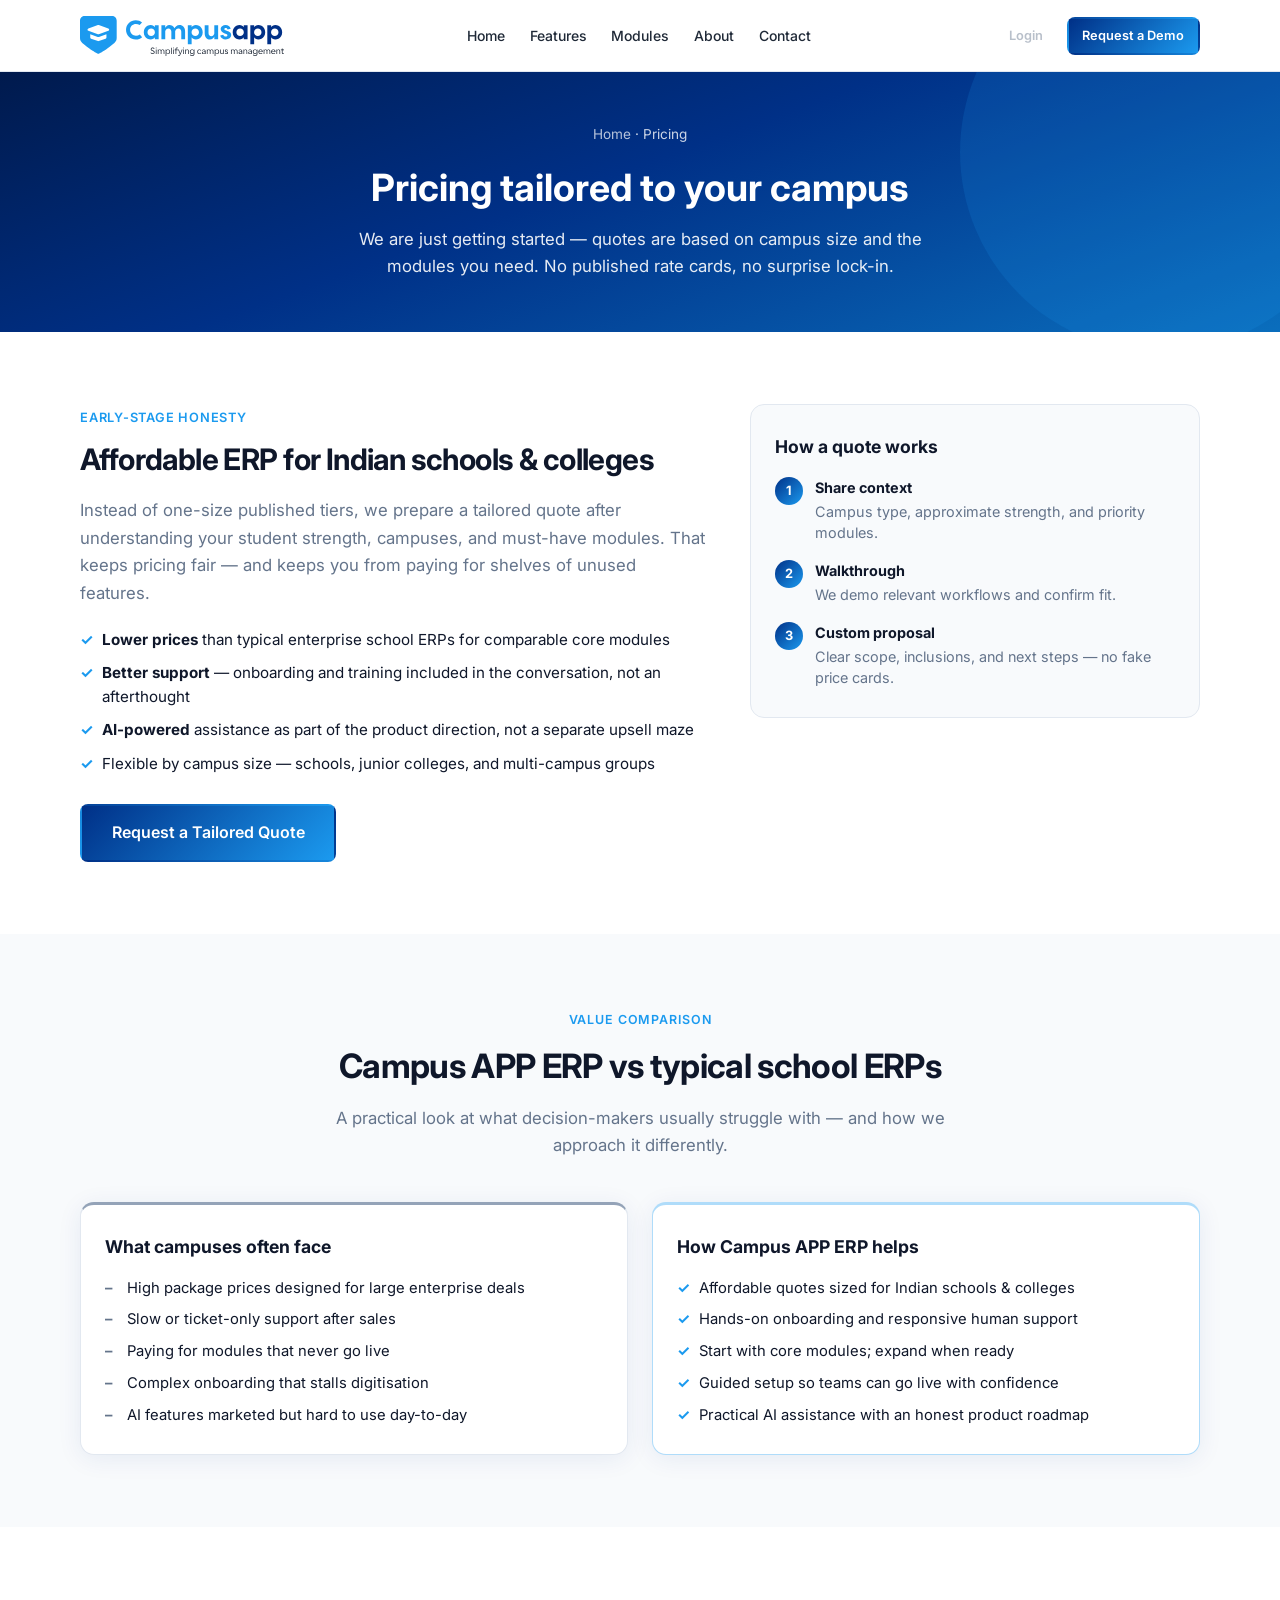
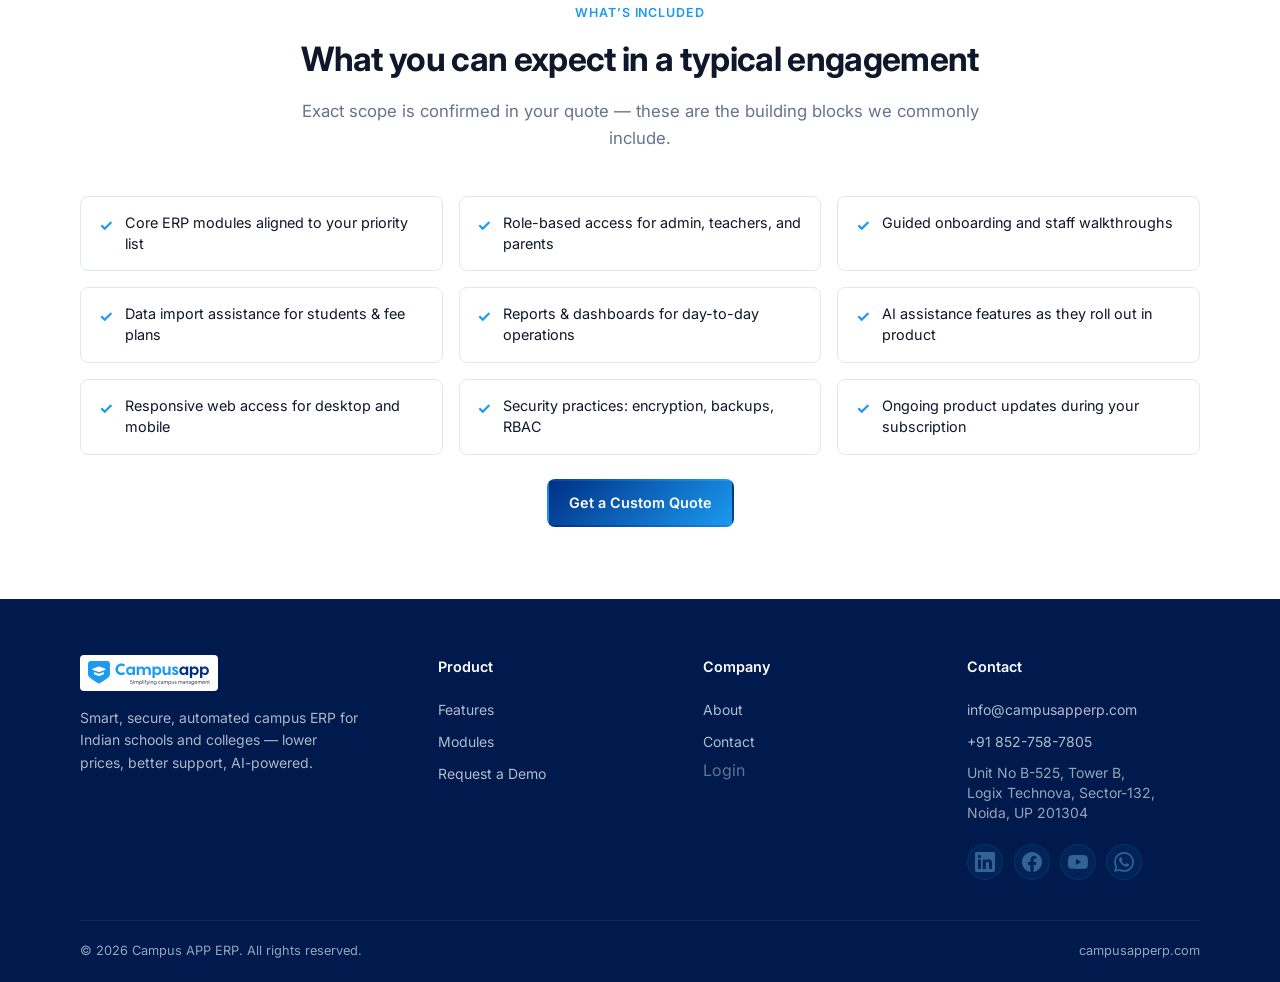
<file: pricing/index.html>
<!DOCTYPE html>
<html lang="en-IN">
<head>
  <meta charset="UTF-8">
  <meta name="viewport" content="width=device-width, initial-scale=1.0">
  <meta name="description" content="Campus APP ERP pricing is tailored to your campus size and modules — no fake published rate cards. Request a quote for your school or college.">
  <link rel="canonical" href="https://campusapperp.com/pricing">
  <meta property="og:type" content="website">
  <meta property="og:site_name" content="Campus APP ERP">
  <meta property="og:title" content="Pricing — Campus APP ERP | Tailored Quotes for Schools">
  <meta property="og:description" content="Campus APP ERP pricing is tailored to your campus size and modules — no fake published rate cards. Request a quote for your school or college.">
  <meta property="og:url" content="https://campusapperp.com/pricing">
  <meta property="og:image" content="https://campusapperp.com/assets/favicon.png">
  <meta property="og:locale" content="en_IN">
  <meta name="twitter:card" content="summary">
  <meta name="twitter:title" content="Pricing — Campus APP ERP | Tailored Quotes for Schools">
  <meta name="twitter:description" content="Campus APP ERP pricing is tailored to your campus size and modules — no fake published rate cards. Request a quote for your school or college.">
  <meta name="twitter:image" content="https://campusapperp.com/assets/favicon.png">
  <title>Pricing — Campus APP ERP | Tailored Quotes for Schools</title>
  <link rel="icon" href="/assets/favicon.ico" sizes="any">
  <link rel="icon" type="image/png" href="/assets/favicon.png">
  <link rel="apple-touch-icon" href="/assets/apple-touch-icon.png">
  <link rel="preconnect" href="https://fonts.googleapis.com">
  <link rel="preconnect" href="https://fonts.gstatic.com" crossorigin>
  <link href="https://fonts.googleapis.com/css2?family=Inter:wght@400;500;600;700&display=swap" rel="stylesheet">
  <link rel="stylesheet" href="/css/styles.css">
</head>
<body>
  <header class="site-header">
    <div class="container header-inner">
      <a href="/" class="logo-link" aria-label="Campus APP ERP Home">
        <img src="/assets/Logo1.svg" alt="Campus APP ERP logo — school and college management software">
      </a>
      <nav class="nav-desktop" aria-label="Main">
        <a href="/">Home</a>
        <a href="/features">Features</a>
        <a href="/modules">Modules</a>
        <a href="/about">About</a>
        <a href="/contact">Contact</a>
      </nav>
      <div class="header-actions">
        <span class="btn btn-ghost btn-sm btn-disabled" role="link" aria-disabled="true" title="Login coming soon">Login</span>
        <a href="/contact" class="btn btn-primary btn-sm">Request a Demo</a>
        <button class="nav-toggle" type="button" aria-label="Open menu" aria-expanded="false">
          <span></span><span></span><span></span>
        </button>
      </div>
    </div>
    <nav class="nav-mobile" aria-label="Mobile">
      <a href="/">Home</a>
      <a href="/features">Features</a>
      <a href="/modules">Modules</a>
      <a href="/about">About</a>
      <a href="/contact">Contact</a>
      <span class="btn btn-outline btn-disabled" role="link" aria-disabled="true" title="Login coming soon">Login</span>
      <a href="/contact" class="btn btn-primary">Request a Demo</a>
    </nav>
  </header>

  <main>
    <section class="page-hero">
      <div class="container">
        <div class="breadcrumb"><a href="/">Home</a> · Pricing</div>
        <h1>Pricing tailored to your campus</h1>
        <p>We are just getting started — quotes are based on campus size and the modules you need. No published rate cards, no surprise lock-in.</p>
      </div>
    </section>

    <section class="section">
      <div class="container">
        <div class="pricing-launch">
          <div class="pricing-launch-main">
            <span class="eyebrow">Early-stage honesty</span>
            <h2>Affordable ERP for Indian schools &amp; colleges</h2>
            <p>Instead of one-size published tiers, we prepare a tailored quote after understanding your student strength, campuses, and must-have modules. That keeps pricing fair — and keeps you from paying for shelves of unused features.</p>
            <ul class="pricing-promise">
              <li><strong>Lower prices</strong> than typical enterprise school ERPs for comparable core modules</li>
              <li><strong>Better support</strong> — onboarding and training included in the conversation, not an afterthought</li>
              <li><strong>AI-powered</strong> assistance as part of the product direction, not a separate upsell maze</li>
              <li>Flexible by campus size — schools, junior colleges, and multi-campus groups</li>
            </ul>
            <a href="/contact" class="btn btn-primary btn-lg">Request a Tailored Quote</a>
          </div>
          <aside class="pricing-launch-aside">
            <h3>How a quote works</h3>
            <ol class="quote-steps">
              <li><strong>Share context</strong> Campus type, approximate strength, and priority modules.</li>
              <li><strong>Walkthrough</strong> We demo relevant workflows and confirm fit.</li>
              <li><strong>Custom proposal</strong> Clear scope, inclusions, and next steps — no fake price cards.</li>
            </ol>
          </aside>
        </div>
      </div>
    </section>

    <section class="section section-alt">
      <div class="container">
        <div class="section-header">
          <span class="eyebrow">Value comparison</span>
          <h2>Campus APP ERP vs typical school ERPs</h2>
          <p>A practical look at what decision-makers usually struggle with — and how we approach it differently.</p>
        </div>
        <div class="compare-grid">
          <div class="compare-card compare-typical">
            <h3>What campuses often face</h3>
            <ul>
              <li>High package prices designed for large enterprise deals</li>
              <li>Slow or ticket-only support after sales</li>
              <li>Paying for modules that never go live</li>
              <li>Complex onboarding that stalls digitisation</li>
              <li>AI features marketed but hard to use day-to-day</li>
            </ul>
          </div>
          <div class="compare-card compare-ours">
            <h3>How Campus APP ERP helps</h3>
            <ul>
              <li>Affordable quotes sized for Indian schools &amp; colleges</li>
              <li>Hands-on onboarding and responsive human support</li>
              <li>Start with core modules; expand when ready</li>
              <li>Guided setup so teams can go live with confidence</li>
              <li>Practical AI assistance with an honest product roadmap</li>
            </ul>
          </div>
        </div>
      </div>
    </section>

    <section class="section">
      <div class="container">
        <div class="section-header">
          <span class="eyebrow">What’s included</span>
          <h2>What you can expect in a typical engagement</h2>
          <p>Exact scope is confirmed in your quote — these are the building blocks we commonly include.</p>
        </div>
        <div class="include-grid">
          <div class="include-item"><span>✓</span><p>Core ERP modules aligned to your priority list</p></div>
          <div class="include-item"><span>✓</span><p>Role-based access for admin, teachers, and parents</p></div>
          <div class="include-item"><span>✓</span><p>Guided onboarding and staff walkthroughs</p></div>
          <div class="include-item"><span>✓</span><p>Data import assistance for students &amp; fee plans</p></div>
          <div class="include-item"><span>✓</span><p>Reports &amp; dashboards for day-to-day operations</p></div>
          <div class="include-item"><span>✓</span><p>AI assistance features as they roll out in product</p></div>
          <div class="include-item"><span>✓</span><p>Responsive web access for desktop and mobile</p></div>
          <div class="include-item"><span>✓</span><p>Security practices: encryption, backups, RBAC</p></div>
          <div class="include-item"><span>✓</span><p>Ongoing product updates during your subscription</p></div>
        </div>
        <div class="text-center mt-3">
          <a href="/contact" class="btn btn-primary">Get a Custom Quote</a>
        </div>
      </div>
    </section>
  </main>

  <footer class="site-footer">
    <div class="container">
      <div class="footer-grid">
        <div class="footer-brand">
          <img src="/assets/Logo1.svg" alt="Campus APP ERP logo — school and college management software">
          <p>Smart, secure, automated campus ERP for Indian schools and colleges — lower prices, better support, AI-powered.</p>
        </div>
                <div class="footer-col">
          <h4>Product</h4>
          <a href="/features">Features</a>
          <a href="/modules">Modules</a>
          <a href="/contact">Request a Demo</a>
        </div>
        <div class="footer-col">
          <h4>Company</h4>
          <a href="/about">About</a>
          <a href="/contact">Contact</a>
          <span class="btn-disabled" role="link" aria-disabled="true" title="Login coming soon">Login</span>
        </div>
        <div class="footer-col">
          <h4>Contact</h4>
          <a href="mailto:info@campusapperp.com">info@campusapperp.com</a>
          <a href="tel:+918527587805">+91 852-758-7805</a>
          <span style="display:block;font-size:0.875rem;padding:0.3rem 0;opacity:0.7;line-height:1.45;">Unit No B-525, Tower B,<br>Logix Technova, Sector-132,<br>Noida, UP 201304</span>

          <div class="footer-social" aria-label="Social media">
            <span class="social-link social-link-disabled" role="link" aria-disabled="true" aria-label="LinkedIn (coming soon)" title="Coming soon">
              <svg xmlns="http://www.w3.org/2000/svg" width="20" height="20" viewBox="0 0 24 24" fill="currentColor" aria-hidden="true"><path d="M20.447 20.452h-3.554v-5.569c0-1.328-.027-3.037-1.852-3.037-1.853 0-2.136 1.445-2.136 2.939v5.667H9.351V9h3.414v1.561h.046c.477-.9 1.637-1.85 3.37-1.85 3.601 0 4.267 2.37 4.267 5.455v6.286zM5.337 7.433a2.062 2.062 0 01-2.063-2.065 2.064 2.064 0 112.063 2.065zm1.782 13.019H3.555V9h3.564v11.452zM22.225 0H1.771C.792 0 0 .774 0 1.729v20.542C0 23.227.792 24 1.771 24h20.451C23.2 24 24 23.227 24 22.271V1.729C24.001.774 23.2 0 22.222 0h.003z"/></svg>
            </span>
            <span class="social-link social-link-disabled" role="link" aria-disabled="true" aria-label="Facebook (coming soon)" title="Coming soon">
              <svg xmlns="http://www.w3.org/2000/svg" width="20" height="20" viewBox="0 0 24 24" fill="currentColor" aria-hidden="true"><path d="M24 12.073c0-6.627-5.373-12-12-12s-12 5.373-12 12c0 5.99 4.388 10.954 10.125 11.854v-8.385H7.078v-3.47h3.047V9.43c0-3.007 1.792-4.669 4.533-4.669 1.312 0 2.686.235 2.686.235v2.953H15.83c-1.491 0-1.956.925-1.956 1.874v2.25h3.328l-.532 3.47h-2.796v8.385C19.612 23.027 24 18.062 24 12.073z"/></svg>
            </span>
            <span class="social-link social-link-disabled" role="link" aria-disabled="true" aria-label="YouTube (coming soon)" title="Coming soon">
              <svg xmlns="http://www.w3.org/2000/svg" width="20" height="20" viewBox="0 0 24 24" fill="currentColor" aria-hidden="true"><path d="M23.498 6.186a3.016 3.016 0 00-2.122-2.136C19.505 3.545 12 3.545 12 3.545s-7.505 0-9.377.505A3.017 3.017 0 00.502 6.186C0 8.07 0 12 0 12s0 3.93.502 5.814a3.016 3.016 0 002.122 2.136c1.871.505 9.376.505 9.376.505s7.505 0 9.377-.505a3.015 3.015 0 002.122-2.136C24 15.93 24 12 24 12s0-3.93-.502-5.814zM9.545 15.568V8.432L15.818 12l-6.273 3.568z"/></svg>
            </span>
            <span class="social-link social-link-disabled" role="link" aria-disabled="true" aria-label="WhatsApp (coming soon)" title="Coming soon">
              <svg xmlns="http://www.w3.org/2000/svg" width="20" height="20" viewBox="0 0 24 24" fill="currentColor" aria-hidden="true"><path d="M17.472 14.382c-.297-.149-1.758-.867-2.03-.967-.273-.099-.471-.148-.67.15-.197.297-.767.966-.94 1.164-.173.199-.347.223-.644.075-.297-.15-1.255-.463-2.39-1.475-.883-.788-1.48-1.761-1.653-2.059-.173-.297-.018-.458.13-.606.134-.133.298-.347.446-.52.149-.174.198-.298.298-.497.099-.198.05-.371-.025-.52-.075-.149-.669-1.612-.916-2.207-.242-.579-.487-.5-.669-.51-.173-.008-.371-.01-.57-.01-.198 0-.52.074-.792.372-.272.297-1.04 1.016-1.04 2.479 0 1.462 1.065 2.875 1.213 3.074.149.198 2.096 3.2 5.077 4.487.709.306 1.262.489 1.694.625.712.227 1.36.195 1.871.118.571-.085 1.758-.719 2.006-1.413.248-.694.248-1.289.173-1.413-.074-.124-.272-.198-.57-.347m-5.421 7.403h-.004a9.87 9.87 0 01-5.031-1.378l-.361-.214-3.741.982.998-3.648-.235-.374a9.86 9.86 0 01-1.51-5.26c.001-5.45 4.436-9.884 9.888-9.884 2.64 0 5.122 1.03 6.988 2.898a9.825 9.825 0 012.893 6.994c-.003 5.45-4.435 9.884-9.885 9.884m8.413-18.297A11.815 11.815 0 0012.05 0C5.495 0 .16 5.335.157 11.892c0 2.096.547 4.142 1.588 5.945L.057 24l6.305-1.654a11.882 11.882 0 005.683 1.448h.005c6.554 0 11.89-5.335 11.893-11.893a11.821 11.821 0 00-3.48-8.413z"/></svg>
            </span>
          </div>
        </div>
      </div>
      <div class="footer-bottom">
        <span>© 2026 Campus APP ERP. All rights reserved.</span>
        <span>campusapperp.com</span>
      </div>
    </div>
  </footer>
  <script src="/js/main.js"></script>
</body>
</html>
</file>
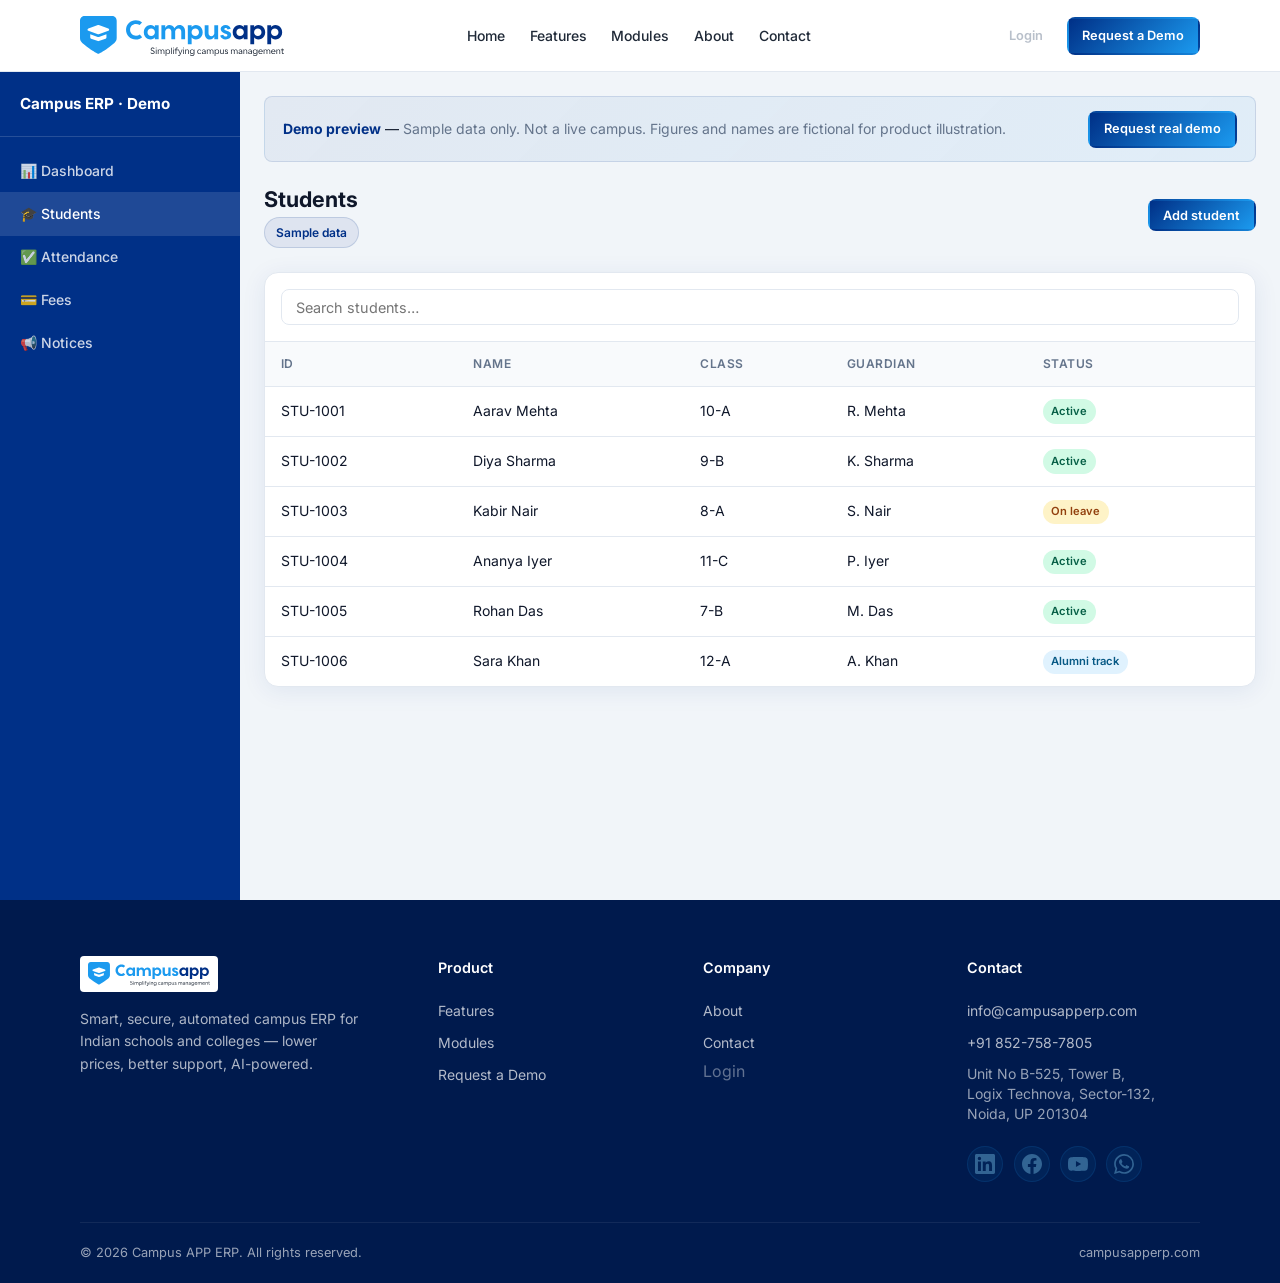
<file: students/index.html>
<!DOCTYPE html>
<html lang="en-IN">
<head>
  <meta charset="UTF-8">
  <meta name="viewport" content="width=device-width, initial-scale=1.0">
  <meta name="description" content="Sample student information screen from Campus APP ERP demo preview — fictional data for product illustration.">
  <link rel="canonical" href="https://campusapperp.com/students">
  <meta property="og:type" content="website">
  <meta property="og:site_name" content="Campus APP ERP">
  <meta property="og:title" content="Students Demo — Campus APP ERP | Sample Student Records">
  <meta property="og:description" content="Sample student information screen from Campus APP ERP demo preview — fictional data for product illustration.">
  <meta property="og:url" content="https://campusapperp.com/students">
  <meta property="og:image" content="https://campusapperp.com/assets/favicon.png">
  <meta property="og:locale" content="en_IN">
  <meta name="twitter:card" content="summary">
  <meta name="twitter:title" content="Students Demo — Campus APP ERP | Sample Student Records">
  <meta name="twitter:description" content="Sample student information screen from Campus APP ERP demo preview — fictional data for product illustration.">
  <meta name="twitter:image" content="https://campusapperp.com/assets/favicon.png">
  <title>Students Demo — Campus APP ERP | Sample Student Records</title>
  <link rel="icon" href="/assets/favicon.ico" sizes="any">
  <link rel="icon" type="image/png" href="/assets/favicon.png">
  <link rel="apple-touch-icon" href="/assets/apple-touch-icon.png">
  <link rel="preconnect" href="https://fonts.googleapis.com">
  <link rel="preconnect" href="https://fonts.gstatic.com" crossorigin>
  <link href="https://fonts.googleapis.com/css2?family=Inter:wght@400;500;600;700&display=swap" rel="stylesheet">
  <link rel="stylesheet" href="/css/styles.css">
</head>
<body>
  <header class="site-header">
    <div class="container header-inner">
      <a href="/" class="logo-link" aria-label="Campus APP ERP Home">
        <img src="/assets/Logo1.svg" alt="Campus APP ERP logo — school and college management software">
      </a>
      <nav class="nav-desktop" aria-label="Main">
        <a href="/">Home</a>
        <a href="/features">Features</a>
        <a href="/modules">Modules</a>
        <a href="/about">About</a>
        <a href="/contact">Contact</a>
      </nav>
      <div class="header-actions">
        <span class="btn btn-ghost btn-sm btn-disabled" role="link" aria-disabled="true" title="Login coming soon">Login</span>
        <a href="/contact" class="btn btn-primary btn-sm">Request a Demo</a>
        <button class="nav-toggle" type="button" aria-label="Open menu" aria-expanded="false">
          <span></span><span></span><span></span>
        </button>
      </div>
    </div>
    <nav class="nav-mobile" aria-label="Mobile">
      <a href="/">Home</a>
      <a href="/features">Features</a>
      <a href="/modules">Modules</a>
      <a href="/about">About</a>
      <a href="/contact">Contact</a>
      <span class="btn btn-outline btn-disabled" role="link" aria-disabled="true" title="Login coming soon">Login</span>
      <a href="/contact" class="btn btn-primary">Request a Demo</a>
    </nav>
  </header>

  <div class="app-layout">
    <aside class="app-sidebar" aria-label="Demo app navigation">
      <div class="side-brand">Campus ERP · Demo</div>
      <nav>
        <a href="/demo-dashboard">📊 Dashboard</a>
        <a href="/students" class="active">🎓 Students</a>
        <a href="/attendance">✅ Attendance</a>
        <a href="/fees">💳 Fees</a>
        <a href="/notices">📢 Notices</a>
      </nav>
    </aside>
    <div class="app-main">
      <nav class="mobile-side-nav" aria-label="Demo sections">
        <a href="/demo-dashboard">Dashboard</a>
        <a href="/students" class="active">Students</a>
        <a href="/attendance">Attendance</a>
        <a href="/fees">Fees</a>
        <a href="/notices">Notices</a>
      </nav>
      <div class="demo-banner">
        <div class="demo-banner-text">
          <strong>Demo preview</strong> — <span>Sample data only. Not a live campus. Figures and names are fictional for product illustration.</span>
        </div>
        <a href="/contact" class="btn btn-primary btn-sm">Request real demo</a>
      </div>

      <div class="app-topbar">
        <div>
          <h1>Students</h1>
          <span class="demo-badge">Sample data</span>
        </div>
        <button type="button" class="btn btn-primary btn-sm" onclick="alert('Demo only — add student is not wired.')">Add student</button>
      </div>
      <div class="table-wrap">
        <div class="table-toolbar">
          <input type="search" placeholder="Search students…" data-table-filter="students-table" aria-label="Search students">
        </div>
        <table class="data-table" id="students-table">
          <thead>
            <tr><th>ID</th><th>Name</th><th>Class</th><th>Guardian</th><th>Status</th></tr>
          </thead>
          <tbody>
            <tr><td>STU-1001</td><td>Aarav Mehta</td><td>10-A</td><td>R. Mehta</td><td><span class="badge badge-success">Active</span></td></tr>
            <tr><td>STU-1002</td><td>Diya Sharma</td><td>9-B</td><td>K. Sharma</td><td><span class="badge badge-success">Active</span></td></tr>
            <tr><td>STU-1003</td><td>Kabir Nair</td><td>8-A</td><td>S. Nair</td><td><span class="badge badge-warning">On leave</span></td></tr>
            <tr><td>STU-1004</td><td>Ananya Iyer</td><td>11-C</td><td>P. Iyer</td><td><span class="badge badge-success">Active</span></td></tr>
            <tr><td>STU-1005</td><td>Rohan Das</td><td>7-B</td><td>M. Das</td><td><span class="badge badge-success">Active</span></td></tr>
            <tr><td>STU-1006</td><td>Sara Khan</td><td>12-A</td><td>A. Khan</td><td><span class="badge badge-info">Alumni track</span></td></tr>
          </tbody>
        </table>
      </div>

    </div>
  </div>

  <footer class="site-footer">
    <div class="container">
      <div class="footer-grid">
        <div class="footer-brand">
          <img src="/assets/Logo1.svg" alt="Campus APP ERP logo — school and college management software">
          <p>Smart, secure, automated campus ERP for Indian schools and colleges — lower prices, better support, AI-powered.</p>
        </div>
        <div class="footer-col">
          <h4>Product</h4>
          <a href="/features">Features</a>
          <a href="/modules">Modules</a>
          <a href="/contact">Request a Demo</a>
        </div>
        <div class="footer-col">
          <h4>Company</h4>
          <a href="/about">About</a>
          <a href="/contact">Contact</a>
          <span class="btn-disabled" role="link" aria-disabled="true" title="Login coming soon">Login</span>
        </div>
        <div class="footer-col">
          <h4>Contact</h4>
          <a href="mailto:info@campusapperp.com">info@campusapperp.com</a>
          <a href="tel:+918527587805">+91 852-758-7805</a>
          <span style="display:block;font-size:0.875rem;padding:0.3rem 0;opacity:0.7;line-height:1.45;">Unit No B-525, Tower B,<br>Logix Technova, Sector-132,<br>Noida, UP 201304</span>
          <div class="footer-social" aria-label="Social media">
            <span class="social-link social-link-disabled" role="link" aria-disabled="true" aria-label="LinkedIn (coming soon)" title="Coming soon">
              <svg xmlns="http://www.w3.org/2000/svg" width="20" height="20" viewBox="0 0 24 24" fill="currentColor" aria-hidden="true"><path d="M20.447 20.452h-3.554v-5.569c0-1.328-.027-3.037-1.852-3.037-1.853 0-2.136 1.445-2.136 2.939v5.667H9.351V9h3.414v1.561h.046c.477-.9 1.637-1.85 3.37-1.85 3.601 0 4.267 2.37 4.267 5.455v6.286zM5.337 7.433a2.062 2.062 0 01-2.063-2.065 2.064 2.064 0 112.063 2.065zm1.782 13.019H3.555V9h3.564v11.452zM22.225 0H1.771C.792 0 0 .774 0 1.729v20.542C0 23.227.792 24 1.771 24h20.451C23.2 24 24 23.227 24 22.271V1.729C24.001.774 23.2 0 22.222 0h.003z"/></svg>
            </span>
            <span class="social-link social-link-disabled" role="link" aria-disabled="true" aria-label="Facebook (coming soon)" title="Coming soon">
              <svg xmlns="http://www.w3.org/2000/svg" width="20" height="20" viewBox="0 0 24 24" fill="currentColor" aria-hidden="true"><path d="M24 12.073c0-6.627-5.373-12-12-12s-12 5.373-12 12c0 5.99 4.388 10.954 10.125 11.854v-8.385H7.078v-3.47h3.047V9.43c0-3.007 1.792-4.669 4.533-4.669 1.312 0 2.686.235 2.686.235v2.953H15.83c-1.491 0-1.956.925-1.956 1.874v2.25h3.328l-.532 3.47h-2.796v8.385C19.612 23.027 24 18.062 24 12.073z"/></svg>
            </span>
            <span class="social-link social-link-disabled" role="link" aria-disabled="true" aria-label="YouTube (coming soon)" title="Coming soon">
              <svg xmlns="http://www.w3.org/2000/svg" width="20" height="20" viewBox="0 0 24 24" fill="currentColor" aria-hidden="true"><path d="M23.498 6.186a3.016 3.016 0 00-2.122-2.136C19.505 3.545 12 3.545 12 3.545s-7.505 0-9.377.505A3.017 3.017 0 00.502 6.186C0 8.07 0 12 0 12s0 3.93.502 5.814a3.016 3.016 0 002.122 2.136c1.871.505 9.376.505 9.376.505s7.505 0 9.377-.505a3.015 3.015 0 002.122-2.136C24 15.93 24 12 24 12s0-3.93-.502-5.814zM9.545 15.568V8.432L15.818 12l-6.273 3.568z"/></svg>
            </span>
            <span class="social-link social-link-disabled" role="link" aria-disabled="true" aria-label="WhatsApp (coming soon)" title="Coming soon">
              <svg xmlns="http://www.w3.org/2000/svg" width="20" height="20" viewBox="0 0 24 24" fill="currentColor" aria-hidden="true"><path d="M17.472 14.382c-.297-.149-1.758-.867-2.03-.967-.273-.099-.471-.148-.67.15-.197.297-.767.966-.94 1.164-.173.199-.347.223-.644.075-.297-.15-1.255-.463-2.39-1.475-.883-.788-1.48-1.761-1.653-2.059-.173-.297-.018-.458.13-.606.134-.133.298-.347.446-.52.149-.174.198-.298.298-.497.099-.198.05-.371-.025-.52-.075-.149-.669-1.612-.916-2.207-.242-.579-.487-.5-.669-.51-.173-.008-.371-.01-.57-.01-.198 0-.52.074-.792.372-.272.297-1.04 1.016-1.04 2.479 0 1.462 1.065 2.875 1.213 3.074.149.198 2.096 3.2 5.077 4.487.709.306 1.262.489 1.694.625.712.227 1.36.195 1.871.118.571-.085 1.758-.719 2.006-1.413.248-.694.248-1.289.173-1.413-.074-.124-.272-.198-.57-.347m-5.421 7.403h-.004a9.87 9.87 0 01-5.031-1.378l-.361-.214-3.741.982.998-3.648-.235-.374a9.86 9.86 0 01-1.51-5.26c.001-5.45 4.436-9.884 9.888-9.884 2.64 0 5.122 1.03 6.988 2.898a9.825 9.825 0 012.893 6.994c-.003 5.45-4.435 9.884-9.885 9.884m8.413-18.297A11.815 11.815 0 0012.05 0C5.495 0 .16 5.335.157 11.892c0 2.096.547 4.142 1.588 5.945L.057 24l6.305-1.654a11.882 11.882 0 005.683 1.448h.005c6.554 0 11.89-5.335 11.893-11.893a11.821 11.821 0 00-3.48-8.413z"/></svg>
            </span>
          </div>
        </div>
      </div>
      <div class="footer-bottom">
        <span>© 2026 Campus APP ERP. All rights reserved.</span>
        <span>campusapperp.com</span>
      </div>
    </div>
  </footer>

  <script src="/js/main.js"></script>
</body>
</html>
</file>
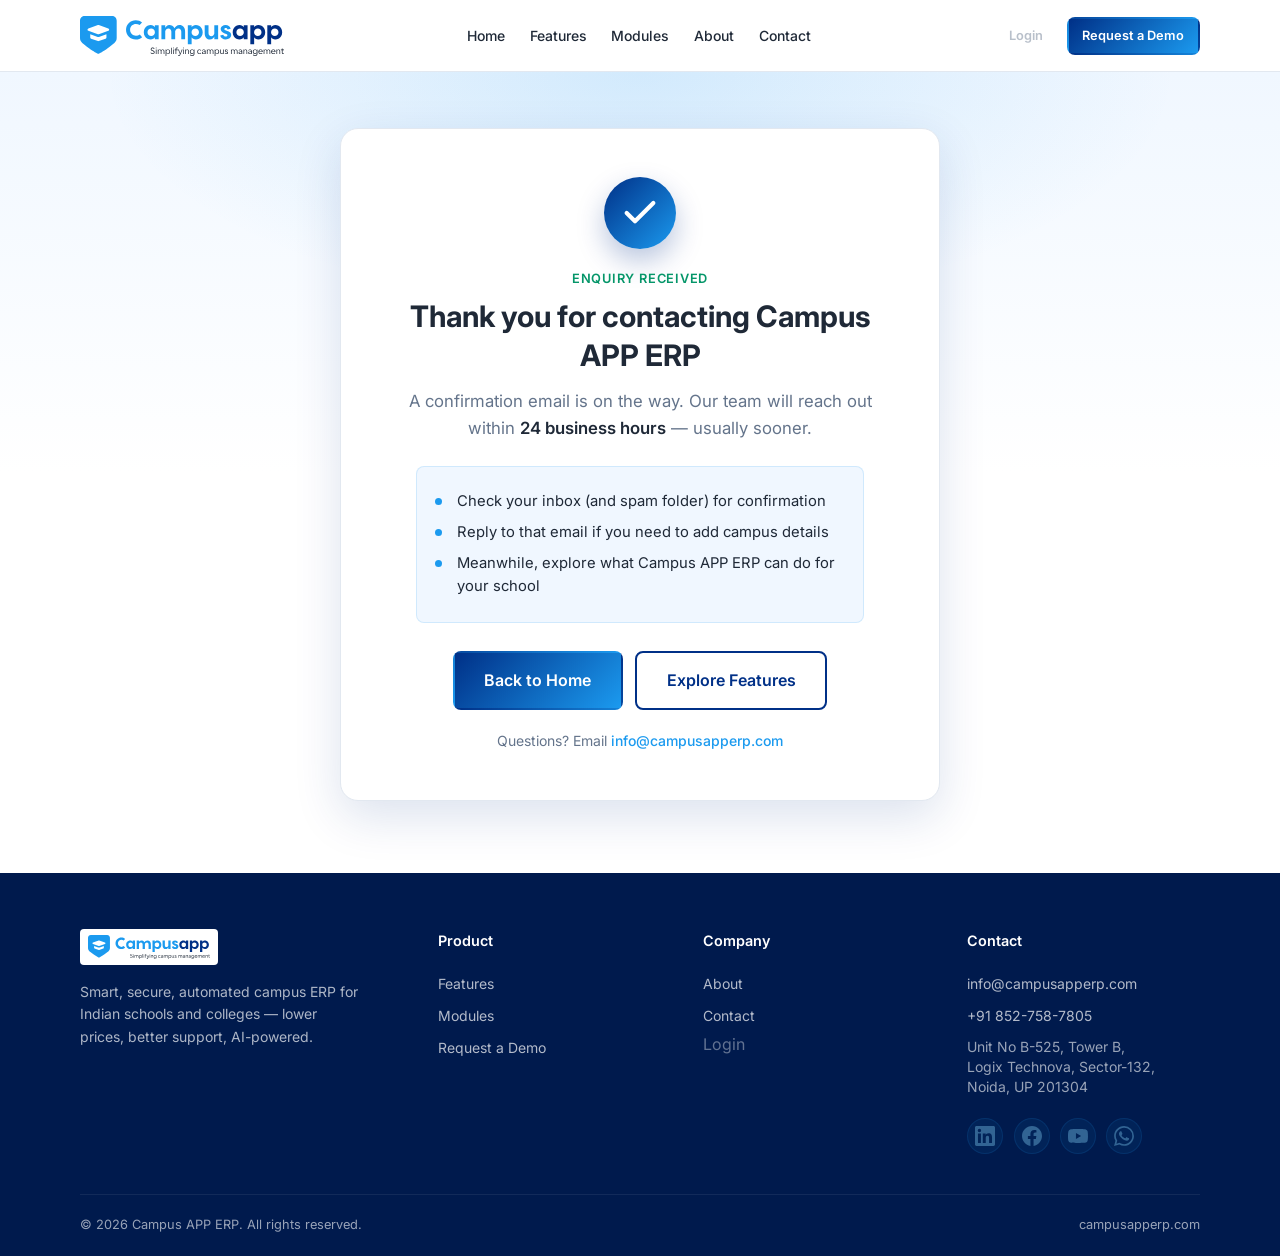
<file: thank-you/index.html>
<!DOCTYPE html>
<html lang="en-IN">
<head>
  <meta charset="UTF-8">
  <meta name="viewport" content="width=device-width, initial-scale=1.0">
  <meta name="robots" content="noindex, follow">
  <meta name="description" content="Thank you for contacting Campus APP ERP. A confirmation email is on the way — our team replies within 24 business hours.">
  <link rel="canonical" href="https://campusapperp.com/thank-you">
  <meta property="og:type" content="website">
  <meta property="og:site_name" content="Campus APP ERP">
  <meta property="og:title" content="Thank you — Campus APP ERP">
  <meta property="og:description" content="Thanks for contacting Campus APP ERP. Confirmation email on the way; our team will reach out within 24 business hours.">
  <meta property="og:url" content="https://campusapperp.com/thank-you">
  <meta property="og:image" content="https://campusapperp.com/assets/favicon.png">
  <meta property="og:locale" content="en_IN">
  <meta name="twitter:card" content="summary">
  <meta name="twitter:title" content="Thank you — Campus APP ERP">
  <meta name="twitter:description" content="Thanks for contacting Campus APP ERP. Confirmation email on the way; our team will reach out within 24 business hours.">
  <meta name="twitter:image" content="https://campusapperp.com/assets/favicon.png">
  <title>Thank you — Campus APP ERP</title>
  <link rel="icon" href="/assets/favicon.ico" sizes="any">
  <link rel="icon" type="image/png" href="/assets/favicon.png">
  <link rel="apple-touch-icon" href="/assets/apple-touch-icon.png">
  <link rel="preconnect" href="https://fonts.googleapis.com">
  <link rel="preconnect" href="https://fonts.gstatic.com" crossorigin>
  <link href="https://fonts.googleapis.com/css2?family=Inter:wght@400;500;600;700&display=swap" rel="stylesheet">
  <link rel="stylesheet" href="/css/styles.css">
</head>
<body>
  <header class="site-header">
    <div class="container header-inner">
      <a href="/" class="logo-link" aria-label="Campus APP ERP Home">
        <img src="/assets/Logo1.svg" alt="Campus APP ERP logo — school and college management software">
      </a>
      <nav class="nav-desktop" aria-label="Main">
        <a href="/">Home</a>
        <a href="/features">Features</a>
        <a href="/modules">Modules</a>
        <a href="/about">About</a>
        <a href="/contact">Contact</a>
      </nav>
      <div class="header-actions">
        <span class="btn btn-ghost btn-sm btn-disabled" role="link" aria-disabled="true" title="Login coming soon">Login</span>
        <a href="/contact" class="btn btn-primary btn-sm">Request a Demo</a>
        <button class="nav-toggle" type="button" aria-label="Open menu" aria-expanded="false">
          <span></span><span></span><span></span>
        </button>
      </div>
    </div>
    <nav class="nav-mobile" aria-label="Mobile">
      <a href="/">Home</a>
      <a href="/features">Features</a>
      <a href="/modules">Modules</a>
      <a href="/about">About</a>
      <a href="/contact">Contact</a>
      <span class="btn btn-outline btn-disabled" role="link" aria-disabled="true" title="Login coming soon">Login</span>
      <a href="/contact" class="btn btn-primary">Request a Demo</a>
    </nav>
  </header>

  <main>
    <section class="thankyou-page" aria-labelledby="thankyou-heading">
      <div class="container thankyou-inner">
        <div class="thankyou-card">
          <div class="thankyou-check" aria-hidden="true">
            <svg xmlns="http://www.w3.org/2000/svg" width="40" height="40" viewBox="0 0 24 24" fill="none" stroke="currentColor" stroke-width="2.5" stroke-linecap="round" stroke-linejoin="round"><polyline points="20 6 9 17 4 12"></polyline></svg>
          </div>
          <p class="thankyou-eyebrow">Enquiry received</p>
          <h1 id="thankyou-heading">Thank you for contacting Campus APP ERP</h1>
          <p class="thankyou-lead">A confirmation email is on the way. Our team will reach out within <strong>24 business hours</strong> — usually sooner.</p>
          <ul class="thankyou-next">
            <li>Check your inbox (and spam folder) for confirmation</li>
            <li>Reply to that email if you need to add campus details</li>
            <li>Meanwhile, explore what Campus APP ERP can do for your school</li>
          </ul>
          <div class="thankyou-actions">
            <a href="/" class="btn btn-primary btn-lg">Back to Home</a>
            <a href="/features" class="btn btn-outline btn-lg">Explore Features</a>
          </div>
          <p class="thankyou-note">Questions? Email <a href="mailto:info@campusapperp.com">info@campusapperp.com</a></p>
        </div>
      </div>
    </section>
  </main>

  <footer class="site-footer">
    <div class="container">
      <div class="footer-grid">
        <div class="footer-brand">
          <img src="/assets/Logo1.svg" alt="Campus APP ERP logo — school and college management software">
          <p>Smart, secure, automated campus ERP for Indian schools and colleges — lower prices, better support, AI-powered.</p>
        </div>
        <div class="footer-col">
          <h4>Product</h4>
          <a href="/features">Features</a>
          <a href="/modules">Modules</a>
          <a href="/contact">Request a Demo</a>
        </div>
        <div class="footer-col">
          <h4>Company</h4>
          <a href="/about">About</a>
          <a href="/contact">Contact</a>
          <span class="btn-disabled" role="link" aria-disabled="true" title="Login coming soon">Login</span>
        </div>
        <div class="footer-col">
          <h4>Contact</h4>
          <a href="mailto:info@campusapperp.com">info@campusapperp.com</a>
          <a href="tel:+918527587805">+91 852-758-7805</a>
          <span style="display:block;font-size:0.875rem;padding:0.3rem 0;opacity:0.7;line-height:1.45;">Unit No B-525, Tower B,<br>Logix Technova, Sector-132,<br>Noida, UP 201304</span>

          <div class="footer-social" aria-label="Social media">
            <span class="social-link social-link-disabled" role="link" aria-disabled="true" aria-label="LinkedIn (coming soon)" title="Coming soon">
              <svg xmlns="http://www.w3.org/2000/svg" width="20" height="20" viewBox="0 0 24 24" fill="currentColor" aria-hidden="true"><path d="M20.447 20.452h-3.554v-5.569c0-1.328-.027-3.037-1.852-3.037-1.853 0-2.136 1.445-2.136 2.939v5.667H9.351V9h3.414v1.561h.046c.477-.9 1.637-1.85 3.37-1.85 3.601 0 4.267 2.37 4.267 5.455v6.286zM5.337 7.433a2.062 2.062 0 01-2.063-2.065 2.064 2.064 0 112.063 2.065zm1.782 13.019H3.555V9h3.564v11.452zM22.225 0H1.771C.792 0 0 .774 0 1.729v20.542C0 23.227.792 24 1.771 24h20.451C23.2 24 24 23.227 24 22.271V1.729C24.001.774 23.2 0 22.222 0h.003z"/></svg>
            </span>
            <span class="social-link social-link-disabled" role="link" aria-disabled="true" aria-label="Facebook (coming soon)" title="Coming soon">
              <svg xmlns="http://www.w3.org/2000/svg" width="20" height="20" viewBox="0 0 24 24" fill="currentColor" aria-hidden="true"><path d="M24 12.073c0-6.627-5.373-12-12-12s-12 5.373-12 12c0 5.99 4.388 10.954 10.125 11.854v-8.385H7.078v-3.47h3.047V9.43c0-3.007 1.792-4.669 4.533-4.669 1.312 0 2.686.235 2.686.235v2.953H15.83c-1.491 0-1.956.925-1.956 1.874v2.25h3.328l-.532 3.47h-2.796v8.385C19.612 23.027 24 18.062 24 12.073z"/></svg>
            </span>
            <span class="social-link social-link-disabled" role="link" aria-disabled="true" aria-label="YouTube (coming soon)" title="Coming soon">
              <svg xmlns="http://www.w3.org/2000/svg" width="20" height="20" viewBox="0 0 24 24" fill="currentColor" aria-hidden="true"><path d="M23.498 6.186a3.016 3.016 0 00-2.122-2.136C19.505 3.545 12 3.545 12 3.545s-7.505 0-9.377.505A3.017 3.017 0 00.502 6.186C0 8.07 0 12 0 12s0 3.93.502 5.814a3.016 3.016 0 002.122 2.136c1.871.505 9.376.505 9.376.505s7.505 0 9.377-.505a3.015 3.015 0 002.122-2.136C24 15.93 24 12 24 12s0-3.93-.502-5.814zM9.545 15.568V8.432L15.818 12l-6.273 3.568z"/></svg>
            </span>
            <span class="social-link social-link-disabled" role="link" aria-disabled="true" aria-label="WhatsApp (coming soon)" title="Coming soon">
              <svg xmlns="http://www.w3.org/2000/svg" width="20" height="20" viewBox="0 0 24 24" fill="currentColor" aria-hidden="true"><path d="M17.472 14.382c-.297-.149-1.758-.867-2.03-.967-.273-.099-.471-.148-.67.15-.197.297-.767.966-.94 1.164-.173.199-.347.223-.644.075-.297-.15-1.255-.463-2.39-1.475-.883-.788-1.48-1.761-1.653-2.059-.173-.297-.018-.458.13-.606.134-.133.298-.347.446-.52.149-.174.198-.298.298-.497.099-.198.05-.371-.025-.52-.075-.149-.669-1.612-.916-2.207-.242-.579-.487-.5-.669-.51-.173-.008-.371-.01-.57-.01-.198 0-.52.074-.792.372-.272.297-1.04 1.016-1.04 2.479 0 1.462 1.065 2.875 1.213 3.074.149.198 2.096 3.2 5.077 4.487.709.306 1.262.489 1.694.625.712.227 1.36.195 1.871.118.571-.085 1.758-.719 2.006-1.413.248-.694.248-1.289.173-1.413-.074-.124-.272-.198-.57-.347m-5.421 7.403h-.004a9.87 9.87 0 01-5.031-1.378l-.361-.214-3.741.982.998-3.648-.235-.374a9.86 9.86 0 01-1.51-5.26c.001-5.45 4.436-9.884 9.888-9.884 2.64 0 5.122 1.03 6.988 2.898a9.825 9.825 0 012.893 6.994c-.003 5.45-4.435 9.884-9.885 9.884m8.413-18.297A11.815 11.815 0 0012.05 0C5.495 0 .16 5.335.157 11.892c0 2.096.547 4.142 1.588 5.945L.057 24l6.305-1.654a11.882 11.882 0 005.683 1.448h.005c6.554 0 11.89-5.335 11.893-11.893a11.821 11.821 0 00-3.48-8.413z"/></svg>
            </span>
          </div>
        </div>
      </div>
      <div class="footer-bottom">
        <span>© 2026 Campus APP ERP. All rights reserved.</span>
        <span>campusapperp.com</span>
      </div>
    </div>
  </footer>

  <script src="/js/main.js"></script>
</body>
</html>
</file>
<file: css/styles.css>
/* Campus APP ERP — Premium Design System */
:root {
  --primary: #003087;
  --accent: #1b9aef;
  --ink: #1f2937;
  --gradient: linear-gradient(135deg, #003087 0%, #1b9aef 100%);
  --gradient-soft: linear-gradient(160deg, #001a4d 0%, #003087 45%, #0a6ebd 100%);
  --text: #0f172a;
  --muted: #64748b;
  --light: #f8fafc;
  --sky-tint: #f0f7ff;
  --white: #ffffff;
  --border: #e2e8f0;
  --success: #059669;
  --warning: #d97706;
  --danger: #dc2626;
  --radius: 14px;
  --radius-sm: 8px;
  --shadow: 0 4px 24px rgba(0, 48, 135, 0.08);
  --shadow-lg: 0 16px 48px rgba(0, 48, 135, 0.14);
  --header-h: 72px;
  --font: 'Inter', -apple-system, BlinkMacSystemFont, 'Segoe UI', sans-serif;
  --transition: 0.2s ease;
}

*, *::before, *::after { box-sizing: border-box; margin: 0; padding: 0; }
html { scroll-behavior: smooth; }
body {
  font-family: var(--font);
  color: var(--text);
  background: var(--white);
  line-height: 1.6;
  -webkit-font-smoothing: antialiased;
}
img { max-width: 100%; height: auto; display: block; }
a { color: var(--accent); text-decoration: none; transition: color var(--transition); }
a:hover { color: var(--primary); }
ul { list-style: none; }
button, input, select, textarea { font-family: inherit; }

.container {
  width: 100%;
  max-width: 1160px;
  margin: 0 auto;
  padding: 0 1.25rem;
}

/* —— Header —— */
.site-header {
  position: sticky;
  top: 0;
  z-index: 1000;
  background: rgba(255, 255, 255, 0.92);
  backdrop-filter: blur(14px);
  -webkit-backdrop-filter: blur(14px);
  border-bottom: 1px solid var(--border);
  height: var(--header-h);
}
.header-inner {
  display: flex;
  align-items: center;
  justify-content: space-between;
  height: var(--header-h);
  gap: 1rem;
}
.logo-link { display: flex; align-items: center; flex-shrink: 0; }
.logo-link img { height: 40px; width: auto; }

.nav-desktop {
  display: none;
  align-items: center;
  gap: 0.15rem;
}
.nav-desktop a {
  color: var(--ink);
  font-size: 0.875rem;
  font-weight: 500;
  padding: 0.45rem 0.7rem;
  border-radius: var(--radius-sm);
  transition: background var(--transition), color var(--transition);
}
.nav-desktop a:hover,
.nav-desktop a.active {
  color: var(--primary);
  background: rgba(0, 48, 135, 0.06);
}

.header-actions { display: flex; align-items: center; gap: 0.5rem; }

.nav-toggle {
  display: flex;
  flex-direction: column;
  justify-content: center;
  gap: 5px;
  width: 40px;
  height: 40px;
  border: none;
  background: transparent;
  cursor: pointer;
  padding: 8px;
  border-radius: var(--radius-sm);
}
.nav-toggle span {
  display: block;
  height: 2px;
  width: 100%;
  background: var(--primary);
  border-radius: 2px;
  transition: var(--transition);
}
.nav-toggle[aria-expanded="true"] span:nth-child(1) { transform: translateY(7px) rotate(45deg); }
.nav-toggle[aria-expanded="true"] span:nth-child(2) { opacity: 0; }
.nav-toggle[aria-expanded="true"] span:nth-child(3) { transform: translateY(-7px) rotate(-45deg); }

.nav-mobile {
  display: none;
  position: absolute;
  top: var(--header-h);
  left: 0;
  right: 0;
  background: var(--white);
  border-bottom: 1px solid var(--border);
  padding: 1rem 1.25rem 1.5rem;
  flex-direction: column;
  gap: 0.25rem;
  box-shadow: var(--shadow);
}
.nav-mobile.open { display: flex; }
.nav-mobile a {
  color: var(--ink);
  font-weight: 500;
  padding: 0.75rem 1rem;
  border-radius: var(--radius-sm);
}
.nav-mobile a:hover,
.nav-mobile a.active {
  background: rgba(0, 48, 135, 0.06);
  color: var(--primary);
}
.nav-mobile .btn { margin-top: 0.5rem; text-align: center; }

@media (min-width: 960px) {
  .nav-desktop { display: flex; }
  .nav-toggle { display: none; }
  .nav-mobile { display: none !important; }
}

/* —— Buttons —— */
.btn {
  display: inline-flex;
  align-items: center;
  justify-content: center;
  gap: 0.4rem;
  padding: 0.65rem 1.25rem;
  font-size: 0.9rem;
  font-weight: 600;
  border-radius: var(--radius-sm);
  border: 2px solid transparent;
  cursor: pointer;
  transition: all var(--transition);
  white-space: nowrap;
  text-decoration: none;
}
.btn-primary {
  background: var(--gradient);
  color: var(--white);
  border-color: transparent;
}
.btn-primary:hover {
  color: var(--white);
  opacity: 0.94;
  transform: translateY(-1px);
  box-shadow: 0 8px 24px rgba(0, 48, 135, 0.32);
}
.btn-outline {
  background: transparent;
  color: var(--primary);
  border-color: var(--primary);
}
.btn-outline:hover { background: var(--primary); color: var(--white); }
.btn-ghost {
  background: transparent;
  color: var(--primary);
  border-color: transparent;
}
.btn-ghost:hover { background: rgba(0, 48, 135, 0.06); color: var(--primary); }
.btn-white { background: var(--white); color: var(--primary); }
.btn-white:hover {
  color: var(--primary);
  box-shadow: var(--shadow);
  transform: translateY(-1px);
}
.btn-lg { padding: 0.9rem 1.85rem; font-size: 1rem; }
.btn-sm { padding: 0.4rem 0.85rem; font-size: 0.8rem; }
.btn-block { width: 100%; }

/* —— Hero (flagship) —— */
.hero {
  position: relative;
  padding: 3.5rem 0 4.5rem;
  overflow: hidden;
  background: var(--gradient-soft);
  color: var(--white);
}
.hero::before {
  content: '';
  position: absolute;
  width: 560px;
  height: 560px;
  border-radius: 50%;
  background: rgba(27, 154, 239, 0.18);
  top: -180px;
  right: -120px;
  pointer-events: none;
}
.hero::after {
  content: '';
  position: absolute;
  width: 320px;
  height: 320px;
  border-radius: 50%;
  background: rgba(255, 255, 255, 0.05);
  bottom: -100px;
  left: -60px;
  pointer-events: none;
}
.hero-grid {
  display: grid;
  gap: 2.5rem;
  align-items: center;
  position: relative;
  z-index: 1;
}
@media (min-width: 960px) {
  .hero-grid { grid-template-columns: 1.15fr 0.85fr; gap: 3rem; }
}

.hero-badge {
  display: inline-flex;
  align-items: center;
  gap: 0.4rem;
  background: rgba(255, 255, 255, 0.12);
  color: #e0f2fe;
  font-size: 0.78rem;
  font-weight: 600;
  padding: 0.4rem 0.9rem;
  border-radius: 999px;
  margin-bottom: 1.25rem;
  border: 1px solid rgba(255, 255, 255, 0.18);
}
.hero h1 {
  font-size: clamp(2rem, 4.2vw, 2.85rem);
  font-weight: 700;
  line-height: 1.15;
  letter-spacing: -0.025em;
  color: var(--white);
  margin-bottom: 1rem;
}
.hero h1 .gradient-text {
  background: linear-gradient(90deg, #7dd3fc 0%, #ffffff 100%);
  -webkit-background-clip: text;
  -webkit-text-fill-color: transparent;
  background-clip: text;
}
.hero-lead {
  font-size: 1.08rem;
  color: rgba(255, 255, 255, 0.88);
  max-width: 540px;
  margin-bottom: 1.75rem;
  line-height: 1.65;
}
.hero-ctas {
  display: flex;
  flex-wrap: wrap;
  gap: 0.75rem;
  margin-bottom: 1.25rem;
}
.hero .btn-outline {
  border-color: rgba(255, 255, 255, 0.65);
  color: var(--white);
}
.hero .btn-outline:hover {
  background: var(--white);
  color: var(--primary);
  border-color: var(--white);
}
.hero-note {
  font-size: 0.82rem;
  color: rgba(255, 255, 255, 0.65);
}

/* Hero value rotator */
.hero-rotator {
  background: rgba(255, 255, 255, 0.08);
  border: 1px solid rgba(255, 255, 255, 0.16);
  border-radius: var(--radius);
  backdrop-filter: blur(10px);
  overflow: hidden;
  min-height: 320px;
  display: flex;
  flex-direction: column;
}
.hero-rotator-panel {
  display: none;
  padding: 1.75rem 1.5rem;
  flex: 1;
  flex-direction: column;
  justify-content: center;
  animation: fadeIn 0.45s ease;
}
.hero-rotator-panel.active { display: flex; }
@keyframes fadeIn {
  from { opacity: 0; transform: translateY(8px); }
  to { opacity: 1; transform: translateY(0); }
}
.hero-rotator-panel .panel-kicker {
  font-size: 0.75rem;
  font-weight: 600;
  text-transform: uppercase;
  letter-spacing: 0.06em;
  color: #7dd3fc;
  margin-bottom: 0.65rem;
}
.hero-rotator-panel h2 {
  font-size: 1.35rem;
  font-weight: 700;
  line-height: 1.3;
  margin-bottom: 0.75rem;
  color: var(--white);
}
.hero-rotator-panel p {
  font-size: 0.92rem;
  color: rgba(255, 255, 255, 0.82);
  margin-bottom: 1.15rem;
  line-height: 1.55;
}
.hero-rotator-panel ul {
  display: flex;
  flex-direction: column;
  gap: 0.45rem;
}
.hero-rotator-panel ul li {
  font-size: 0.875rem;
  color: rgba(255, 255, 255, 0.9);
  padding-left: 1.25rem;
  position: relative;
}
.hero-rotator-panel ul li::before {
  content: '✓';
  position: absolute;
  left: 0;
  color: #7dd3fc;
  font-weight: 700;
}
.hero-rotator-dots {
  display: flex;
  gap: 0.5rem;
  justify-content: center;
  padding: 0.85rem;
  border-top: 1px solid rgba(255, 255, 255, 0.12);
}
.hero-rotator-dots button {
  width: 8px;
  height: 8px;
  border-radius: 50%;
  border: none;
  background: rgba(255, 255, 255, 0.3);
  cursor: pointer;
  padding: 0;
  transition: background var(--transition), transform var(--transition);
}
.hero-rotator-dots button[aria-selected="true"] {
  background: #7dd3fc;
  transform: scale(1.25);
}
.hero-rotator-dots button:focus-visible {
  outline: 2px solid #7dd3fc;
  outline-offset: 3px;
}

/* Light hero variant for inner pages that need it */
.hero-light {
  background: linear-gradient(180deg, #f0f7ff 0%, var(--white) 100%);
  color: var(--text);
}
.hero-light h1 { color: var(--text); }
.hero-light h1 .gradient-text {
  background: var(--gradient);
  -webkit-background-clip: text;
  -webkit-text-fill-color: transparent;
  background-clip: text;
}
.hero-light .hero-lead { color: var(--muted); }
.hero-light .hero-badge {
  background: rgba(0, 48, 135, 0.08);
  color: var(--primary);
  border-color: transparent;
}
.hero-light .hero-note { color: var(--muted); }
.hero-light .btn-outline {
  border-color: var(--primary);
  color: var(--primary);
}
.hero-light .btn-outline:hover {
  background: var(--primary);
  color: var(--white);
}

.hero-card {
  background: var(--white);
  border-radius: var(--radius);
  box-shadow: var(--shadow-lg);
  border: 1px solid var(--border);
  overflow: hidden;
}
.hero-card-header {
  background: var(--gradient);
  color: var(--white);
  padding: 1rem 1.25rem;
  font-weight: 600;
  font-size: 0.9rem;
}
.hero-card-body { padding: 1.25rem; }
.mini-stat {
  display: flex;
  justify-content: space-between;
  padding: 0.65rem 0;
  border-bottom: 1px solid var(--border);
  font-size: 0.9rem;
}
.mini-stat:last-child { border-bottom: none; }
.mini-stat strong { color: var(--primary); }

/* —— Sections —— */
.section { padding: 4.5rem 0; }
.section-alt { background: var(--light); }
.section-sky { background: var(--sky-tint); }
.section-dark {
  background: var(--gradient-soft);
  color: var(--white);
}
.section-header {
  text-align: center;
  max-width: 680px;
  margin: 0 auto 2.75rem;
}
.section-header .eyebrow {
  display: inline-block;
  font-size: 0.78rem;
  font-weight: 600;
  text-transform: uppercase;
  letter-spacing: 0.07em;
  color: var(--accent);
  margin-bottom: 0.55rem;
}
.section-header h2 {
  font-size: clamp(1.55rem, 3vw, 2.1rem);
  font-weight: 700;
  letter-spacing: -0.02em;
  margin-bottom: 0.75rem;
  color: var(--text);
}
.section-dark .section-header h2,
.section-dark .section-header p { color: var(--white); }
.section-dark .section-header .eyebrow { color: #7dd3fc; }
.section-header p {
  color: var(--muted);
  font-size: 1.05rem;
}

/* —— Grids / Cards —— */
.grid-2 { display: grid; gap: 1.5rem; }
.grid-3 { display: grid; gap: 1.5rem; }
.grid-4 { display: grid; gap: 1.25rem; }
.grid-5 { display: grid; gap: 1rem; }
@media (min-width: 600px) {
  .grid-2 { grid-template-columns: repeat(2, 1fr); }
  .grid-4 { grid-template-columns: repeat(2, 1fr); }
}
@media (min-width: 800px) {
  .grid-5 { grid-template-columns: repeat(3, 1fr); }
}
@media (min-width: 960px) {
  .grid-3 { grid-template-columns: repeat(3, 1fr); }
  .grid-4 { grid-template-columns: repeat(4, 1fr); }
  .grid-5 { grid-template-columns: repeat(5, 1fr); }
}

.card {
  background: var(--white);
  border: 1px solid var(--border);
  border-radius: var(--radius);
  padding: 1.5rem;
  transition: box-shadow var(--transition), transform var(--transition), border-color var(--transition);
}
.card:hover {
  box-shadow: var(--shadow);
  transform: translateY(-3px);
  border-color: rgba(27, 154, 239, 0.35);
}
.card-icon {
  width: 48px;
  height: 48px;
  border-radius: var(--radius-sm);
  background: rgba(0, 48, 135, 0.08);
  color: var(--primary);
  display: flex;
  align-items: center;
  justify-content: center;
  font-size: 1.35rem;
  margin-bottom: 1rem;
}
.card h3 {
  font-size: 1.05rem;
  font-weight: 600;
  margin-bottom: 0.5rem;
  color: var(--text);
}
.card p {
  font-size: 0.9rem;
  color: var(--muted);
  line-height: 1.55;
}
.card ul {
  margin-top: 0.75rem;
  display: flex;
  flex-direction: column;
  gap: 0.4rem;
}
.card ul li {
  font-size: 0.875rem;
  color: var(--muted);
  padding-left: 1.25rem;
  position: relative;
}
.card ul li::before {
  content: '✓';
  position: absolute;
  left: 0;
  color: var(--accent);
  font-weight: 700;
}
.card-link {
  text-decoration: none;
  color: inherit;
  display: block;
  height: 100%;
}

/* Module suite cards */
.module-suite .card h3 { font-size: 0.98rem; }
.module-suite .card p { font-size: 0.85rem; }

/* —— Why better —— */
.why-better-grid .why-card { border-top: 3px solid var(--accent); }
.why-card .card-icon { font-weight: 700; font-size: 1.25rem; }
.why-card ul { margin-top: 1rem; }

/* —— Stakeholders —— */
.stakeholder-grid {
  display: grid;
  gap: 1rem;
}
@media (min-width: 600px) {
  .stakeholder-grid { grid-template-columns: repeat(3, 1fr); }
}
@media (min-width: 960px) {
  .stakeholder-grid { grid-template-columns: repeat(5, 1fr); }
}
.stakeholder-card {
  text-align: center;
  background: var(--white);
  border: 1px solid var(--border);
  border-radius: var(--radius);
  padding: 1.5rem 1rem;
  transition: box-shadow var(--transition), transform var(--transition);
}
.stakeholder-card:hover {
  box-shadow: var(--shadow);
  transform: translateY(-2px);
}
.stakeholder-icon {
  width: 56px;
  height: 56px;
  margin: 0 auto 0.85rem;
  border-radius: 50%;
  background: var(--gradient);
  color: var(--white);
  display: flex;
  align-items: center;
  justify-content: center;
  font-size: 1.4rem;
}
.stakeholder-card h3 {
  font-size: 1rem;
  margin-bottom: 0.35rem;
  color: var(--text);
}
.stakeholder-card p {
  font-size: 0.82rem;
  color: var(--muted);
  line-height: 1.45;
}

/* —— Security —— */
.security-grid {
  display: grid;
  gap: 1.25rem;
}
@media (min-width: 700px) {
  .security-grid { grid-template-columns: repeat(2, 1fr); }
}
@media (min-width: 960px) {
  .security-grid { grid-template-columns: repeat(4, 1fr); }
}
.security-card {
  background: rgba(255, 255, 255, 0.08);
  border: 1px solid rgba(255, 255, 255, 0.14);
  border-radius: var(--radius);
  padding: 1.5rem 1.25rem;
}
.security-card .card-icon {
  background: rgba(255, 255, 255, 0.12);
  color: #7dd3fc;
}
.security-card h3 {
  color: var(--white);
  font-size: 1rem;
  margin-bottom: 0.5rem;
}
.security-card p {
  color: rgba(255, 255, 255, 0.78);
  font-size: 0.875rem;
  line-height: 1.5;
}
.security-pills {
  display: flex;
  flex-wrap: wrap;
  gap: 0.6rem;
  justify-content: center;
  margin-top: 2rem;
}
.security-pill {
  background: rgba(255, 255, 255, 0.1);
  border: 1px solid rgba(255, 255, 255, 0.18);
  color: rgba(255, 255, 255, 0.92);
  font-size: 0.8rem;
  font-weight: 500;
  padding: 0.45rem 0.9rem;
  border-radius: 999px;
}

/* —— AI highlights —— */
.ai-feature {
  display: grid;
  gap: 1.5rem;
  align-items: start;
}
@media (min-width: 800px) {
  .ai-feature { grid-template-columns: 1fr 1fr; gap: 2rem; }
}
.ai-list {
  display: flex;
  flex-direction: column;
  gap: 1rem;
}
.ai-item {
  display: flex;
  gap: 0.9rem;
  background: var(--white);
  border: 1px solid var(--border);
  border-radius: var(--radius);
  padding: 1.15rem 1.2rem;
  box-shadow: var(--shadow);
}
.ai-item .ai-num {
  flex-shrink: 0;
  width: 36px;
  height: 36px;
  border-radius: 50%;
  background: var(--gradient);
  color: var(--white);
  font-size: 0.85rem;
  font-weight: 700;
  display: flex;
  align-items: center;
  justify-content: center;
}
.ai-item h3 {
  font-size: 0.95rem;
  margin-bottom: 0.25rem;
  color: var(--text);
}
.ai-item p {
  font-size: 0.85rem;
  color: var(--muted);
  line-height: 1.45;
  margin: 0;
}

/* —— Features —— */
.feature-row {
  display: grid;
  gap: 2rem;
  align-items: center;
  margin-bottom: 3rem;
}
@media (min-width: 800px) {
  .feature-row { grid-template-columns: 1fr 1fr; gap: 3rem; }
  .feature-row.reverse .feature-text { order: 2; }
}
.feature-visual {
  background: var(--gradient);
  border-radius: var(--radius);
  padding: 2.5rem;
  min-height: 220px;
  display: flex;
  align-items: center;
  justify-content: center;
  color: var(--white);
  font-size: 3.5rem;
  box-shadow: var(--shadow-lg);
}
.feature-text h3 {
  font-size: 1.35rem;
  font-weight: 700;
  margin-bottom: 0.75rem;
}
.feature-text p { color: var(--muted); margin-bottom: 1rem; }
.feature-list li {
  padding: 0.4rem 0 0.4rem 1.4rem;
  position: relative;
  font-size: 0.95rem;
  color: var(--text);
}
.feature-list li::before {
  content: '';
  position: absolute;
  left: 0;
  top: 0.75rem;
  width: 8px;
  height: 8px;
  border-radius: 50%;
  background: var(--accent);
}

/* —— Steps —— */
.steps {
  display: grid;
  gap: 1.5rem;
  counter-reset: step;
}
@media (min-width: 700px) {
  .steps { grid-template-columns: repeat(4, 1fr); }
}
.step {
  text-align: center;
  padding: 1.5rem 1rem;
  position: relative;
}
.step::before {
  counter-increment: step;
  content: counter(step);
  display: flex;
  align-items: center;
  justify-content: center;
  width: 48px;
  height: 48px;
  margin: 0 auto 1rem;
  border-radius: 50%;
  background: var(--gradient);
  color: var(--white);
  font-weight: 700;
  font-size: 1.1rem;
}
.step h3 { font-size: 1rem; margin-bottom: 0.4rem; }
.step p { font-size: 0.875rem; color: var(--muted); }

/* —— CTA Banner —— */
.cta-banner {
  text-align: center;
  padding: 3.5rem 2rem;
  border-radius: var(--radius);
  background: var(--gradient);
  color: var(--white);
}
.cta-banner h2 {
  font-size: clamp(1.4rem, 3vw, 1.9rem);
  margin-bottom: 0.75rem;
}
.cta-banner p {
  opacity: 0.92;
  margin-bottom: 1.5rem;
  max-width: 520px;
  margin-left: auto;
  margin-right: auto;
}
.cta-banner .hero-ctas { justify-content: center; margin-bottom: 0; }

/* —— Page Hero —— */
.page-hero {
  background: var(--gradient-soft);
  color: var(--white);
  padding: 3.25rem 0;
  text-align: center;
  position: relative;
  overflow: hidden;
}
.page-hero::before {
  content: '';
  position: absolute;
  width: 400px;
  height: 400px;
  border-radius: 50%;
  background: rgba(27, 154, 239, 0.15);
  top: -120px;
  right: -80px;
  pointer-events: none;
}
.page-hero h1 {
  font-size: clamp(1.75rem, 3.5vw, 2.35rem);
  font-weight: 700;
  margin-bottom: 0.5rem;
  position: relative;
}
.page-hero p {
  opacity: 0.9;
  max-width: 600px;
  margin: 0 auto;
  font-size: 1.05rem;
  position: relative;
}
.breadcrumb {
  font-size: 0.85rem;
  opacity: 0.8;
  margin-bottom: 0.75rem;
  position: relative;
}
.breadcrumb a { color: var(--white); opacity: 0.9; }
.breadcrumb a:hover { opacity: 1; }

/* —— Pricing —— */
.pricing-launch {
  display: grid;
  gap: 2rem;
  align-items: start;
}
@media (min-width: 900px) {
  .pricing-launch { grid-template-columns: 1.4fr 1fr; gap: 2.5rem; }
}
.pricing-launch-main .eyebrow {
  display: inline-block;
  font-size: 0.8rem;
  font-weight: 600;
  text-transform: uppercase;
  letter-spacing: 0.06em;
  color: var(--accent);
  margin-bottom: 0.5rem;
}
.pricing-launch-main h2 {
  font-size: clamp(1.4rem, 2.5vw, 1.85rem);
  font-weight: 700;
  letter-spacing: -0.02em;
  margin-bottom: 0.85rem;
  color: var(--text);
}
.pricing-launch-main > p {
  color: var(--muted);
  font-size: 1.05rem;
  margin-bottom: 1.25rem;
  line-height: 1.65;
}
.pricing-promise {
  margin-bottom: 1.75rem;
  display: flex;
  flex-direction: column;
  gap: 0.55rem;
}
.pricing-promise li {
  font-size: 0.95rem;
  color: var(--text);
  padding-left: 1.4rem;
  position: relative;
}
.pricing-promise li::before {
  content: '✓';
  position: absolute;
  left: 0;
  color: var(--accent);
  font-weight: 700;
}
.pricing-launch-aside {
  background: var(--light);
  border: 1px solid var(--border);
  border-radius: var(--radius);
  padding: 1.75rem 1.5rem;
}
.pricing-launch-aside h3 {
  font-size: 1.1rem;
  margin-bottom: 1rem;
  color: var(--text);
}
.quote-steps {
  list-style: none;
  counter-reset: quote;
  display: flex;
  flex-direction: column;
  gap: 1rem;
}
.quote-steps li {
  counter-increment: quote;
  padding-left: 2.5rem;
  position: relative;
  font-size: 0.9rem;
  color: var(--muted);
  line-height: 1.5;
}
.quote-steps li::before {
  content: counter(quote);
  position: absolute;
  left: 0;
  top: 0;
  width: 28px;
  height: 28px;
  border-radius: 50%;
  background: var(--gradient);
  color: var(--white);
  font-size: 0.8rem;
  font-weight: 700;
  display: flex;
  align-items: center;
  justify-content: center;
}
.quote-steps li strong {
  display: block;
  color: var(--text);
  margin-bottom: 0.15rem;
}

.compare-grid { display: grid; gap: 1.5rem; }
@media (min-width: 700px) {
  .compare-grid { grid-template-columns: 1fr 1fr; }
}
.compare-card {
  background: var(--white);
  border: 1px solid var(--border);
  border-radius: var(--radius);
  padding: 1.75rem 1.5rem;
  box-shadow: var(--shadow);
}
.compare-card h3 { font-size: 1.1rem; margin-bottom: 1rem; }
.compare-typical { border-top: 3px solid #94a3b8; }
.compare-ours {
  border-top: 3px solid var(--accent);
  border-color: rgba(27, 154, 239, 0.35);
}
.compare-card ul {
  display: flex;
  flex-direction: column;
  gap: 0.65rem;
}
.compare-card ul li {
  font-size: 0.925rem;
  color: var(--text);
  padding-left: 1.35rem;
  position: relative;
  line-height: 1.45;
}
.compare-typical ul li::before {
  content: '–';
  position: absolute;
  left: 0;
  color: var(--muted);
  font-weight: 700;
}
.compare-ours ul li::before {
  content: '✓';
  position: absolute;
  left: 0;
  color: var(--accent);
  font-weight: 700;
}

.include-grid {
  display: grid;
  gap: 1rem;
}
@media (min-width: 700px) {
  .include-grid { grid-template-columns: repeat(2, 1fr); }
}
@media (min-width: 960px) {
  .include-grid { grid-template-columns: repeat(3, 1fr); }
}
.include-item {
  display: flex;
  gap: 0.75rem;
  align-items: flex-start;
  padding: 1rem 1.1rem;
  background: var(--white);
  border: 1px solid var(--border);
  border-radius: var(--radius-sm);
}
.include-item span {
  color: var(--accent);
  font-weight: 700;
  flex-shrink: 0;
}
.include-item p {
  font-size: 0.9rem;
  color: var(--text);
  margin: 0;
  line-height: 1.45;
}

/* —— Forms —— */
.form-card {
  max-width: 560px;
  margin: 0 auto;
  background: var(--white);
  border: 1px solid var(--border);
  border-radius: var(--radius);
  padding: 2rem;
  box-shadow: var(--shadow);
}
.form-group { margin-bottom: 1.15rem; }
.form-group label {
  display: block;
  font-size: 0.875rem;
  font-weight: 600;
  margin-bottom: 0.4rem;
  color: var(--text);
}
.form-group input,
.form-group select,
.form-group textarea {
  width: 100%;
  padding: 0.7rem 0.9rem;
  border: 1px solid var(--border);
  border-radius: var(--radius-sm);
  font-size: 0.95rem;
  color: var(--text);
  background: var(--white);
  transition: border-color var(--transition), box-shadow var(--transition);
}
.form-group input:focus,
.form-group select:focus,
.form-group textarea:focus {
  outline: none;
  border-color: var(--accent);
  box-shadow: 0 0 0 3px rgba(27, 154, 239, 0.15);
}
.form-group textarea { min-height: 120px; resize: vertical; }
.form-hint {
  font-size: 0.8rem;
  color: var(--muted);
  margin-top: 0.75rem;
  text-align: center;
}
.form-row { display: grid; gap: 1rem; }
@media (min-width: 500px) {
  .form-row { grid-template-columns: 1fr 1fr; }
}

/* —— Toast —— */
.toast {
  position: fixed;
  bottom: 1.5rem;
  right: 1.5rem;
  background: var(--success);
  color: var(--white);
  padding: 0.85rem 1.25rem;
  border-radius: var(--radius-sm);
  box-shadow: var(--shadow-lg);
  font-weight: 500;
  font-size: 0.9rem;
  z-index: 9999;
  opacity: 0;
  transform: translateY(20px);
  transition: all 0.3s ease;
  pointer-events: none;
  max-width: 320px;
}
.toast.show { opacity: 1; transform: translateY(0); }

/* —— Footer —— */
.site-footer {
  background: #001a4d;
  color: rgba(255, 255, 255, 0.85);
  padding: 3.5rem 0 0;
}
.footer-grid {
  display: grid;
  gap: 2rem;
  margin-bottom: 2.5rem;
}
@media (min-width: 700px) {
  .footer-grid { grid-template-columns: 1.4fr 1fr 1fr 1fr; }
}
.footer-brand img {
  height: 36px;
  width: auto;
  background: var(--white);
  padding: 6px 8px;
  border-radius: 4px;
  margin-bottom: 1rem;
}
.footer-brand p {
  font-size: 0.875rem;
  line-height: 1.6;
  opacity: 0.8;
  max-width: 280px;
}
.footer-col h4 {
  color: var(--white);
  font-size: 0.9rem;
  font-weight: 600;
  margin-bottom: 1rem;
}
.footer-col a {
  display: block;
  color: rgba(255, 255, 255, 0.7);
  font-size: 0.875rem;
  padding: 0.3rem 0;
  transition: color var(--transition);
}
.footer-col a:hover { color: var(--white); }
.footer-bottom {
  border-top: 1px solid rgba(255, 255, 255, 0.1);
  padding: 1.25rem 0;
  display: flex;
  flex-wrap: wrap;
  justify-content: space-between;
  gap: 0.75rem;
  font-size: 0.8rem;
  opacity: 0.7;
}

/* —— Demo App Shell —— */
.app-layout {
  display: flex;
  min-height: calc(100vh - var(--header-h));
  background: #f1f5f9;
}
.app-sidebar {
  width: 240px;
  background: var(--primary);
  color: var(--white);
  flex-shrink: 0;
  display: none;
  flex-direction: column;
  padding: 1.25rem 0;
}
@media (min-width: 800px) {
  .app-sidebar { display: flex; }
}
.app-sidebar .side-brand {
  padding: 0 1.25rem 1.25rem;
  font-weight: 700;
  font-size: 0.95rem;
  border-bottom: 1px solid rgba(255,255,255,0.15);
  margin-bottom: 0.75rem;
}
.app-sidebar nav a {
  display: flex;
  align-items: center;
  gap: 0.6rem;
  color: rgba(255,255,255,0.8);
  padding: 0.65rem 1.25rem;
  font-size: 0.875rem;
  font-weight: 500;
  transition: background var(--transition), color var(--transition);
}
.app-sidebar nav a:hover,
.app-sidebar nav a.active {
  background: rgba(255,255,255,0.12);
  color: var(--white);
}
.app-main {
  flex: 1;
  padding: 1.5rem;
  overflow-x: auto;
}
.app-topbar {
  display: flex;
  flex-wrap: wrap;
  justify-content: space-between;
  align-items: center;
  gap: 1rem;
  margin-bottom: 1.5rem;
}
.app-topbar h1 { font-size: 1.35rem; font-weight: 700; }
.demo-badge {
  display: inline-flex;
  align-items: center;
  gap: 0.35rem;
  background: rgba(0, 48, 135, 0.08);
  color: var(--primary);
  border: 1px solid rgba(0, 48, 135, 0.15);
  font-size: 0.75rem;
  font-weight: 600;
  padding: 0.3rem 0.7rem;
  border-radius: 999px;
}
.dash-cards {
  display: grid;
  grid-template-columns: repeat(2, 1fr);
  gap: 1rem;
  margin-bottom: 1.5rem;
}
@media (min-width: 900px) {
  .dash-cards { grid-template-columns: repeat(4, 1fr); }
}
.dash-card {
  background: var(--white);
  border-radius: var(--radius);
  padding: 1.25rem;
  border: 1px solid var(--border);
  box-shadow: var(--shadow);
}
.dash-card .label {
  font-size: 0.8rem;
  color: var(--muted);
  font-weight: 500;
  margin-bottom: 0.35rem;
}
.dash-card .value {
  font-size: 1.5rem;
  font-weight: 700;
  color: var(--primary);
}
.dash-card .delta {
  font-size: 0.75rem;
  color: var(--success);
  margin-top: 0.25rem;
}

.table-wrap {
  background: var(--white);
  border: 1px solid var(--border);
  border-radius: var(--radius);
  overflow: hidden;
  box-shadow: var(--shadow);
}
.table-toolbar {
  display: flex;
  flex-wrap: wrap;
  gap: 0.75rem;
  padding: 1rem;
  border-bottom: 1px solid var(--border);
  align-items: center;
}
.table-toolbar input[type="search"] {
  flex: 1;
  min-width: 180px;
  padding: 0.55rem 0.85rem;
  border: 1px solid var(--border);
  border-radius: var(--radius-sm);
  font-size: 0.9rem;
}
.table-toolbar input:focus {
  outline: none;
  border-color: var(--accent);
  box-shadow: 0 0 0 3px rgba(27, 154, 239, 0.15);
}
.data-table {
  width: 100%;
  border-collapse: collapse;
  font-size: 0.875rem;
}
.data-table th {
  text-align: left;
  padding: 0.75rem 1rem;
  background: var(--light);
  font-weight: 600;
  color: var(--muted);
  font-size: 0.75rem;
  text-transform: uppercase;
  letter-spacing: 0.04em;
  white-space: nowrap;
}
.data-table td {
  padding: 0.75rem 1rem;
  border-top: 1px solid var(--border);
  color: var(--text);
}
.data-table tr:hover td { background: rgba(0, 48, 135, 0.02); }

.badge {
  display: inline-block;
  font-size: 0.7rem;
  font-weight: 600;
  padding: 0.2rem 0.55rem;
  border-radius: 999px;
}
.badge-success { background: #d1fae5; color: #065f46; }
.badge-warning { background: #fef3c7; color: #92400e; }
.badge-danger { background: #fee2e2; color: #991b1b; }
.badge-info { background: #e0f2fe; color: #075985; }

/* —— Login —— */
.auth-page {
  min-height: calc(100vh - var(--header-h));
  display: flex;
  align-items: center;
  justify-content: center;
  padding: 2rem 1.25rem;
  background: linear-gradient(180deg, #f0f7ff 0%, var(--white) 100%);
}
.auth-card {
  width: 100%;
  max-width: 420px;
  background: var(--white);
  border: 1px solid var(--border);
  border-radius: var(--radius);
  padding: 2rem;
  box-shadow: var(--shadow-lg);
}
.auth-card .logo-wrap { text-align: center; margin-bottom: 1.5rem; }
.auth-card .logo-wrap img { height: 44px; margin: 0 auto 1rem; }
.auth-card h1 { font-size: 1.35rem; text-align: center; margin-bottom: 0.35rem; }
.auth-card .subtitle {
  text-align: center;
  color: var(--muted);
  font-size: 0.9rem;
  margin-bottom: 1.5rem;
}

/* —— Misc —— */
.sr-only {
  position: absolute;
  width: 1px;
  height: 1px;
  padding: 0;
  margin: -1px;
  overflow: hidden;
  clip: rect(0,0,0,0);
  border: 0;
}
.text-center { text-align: center; }
.mt-1 { margin-top: 0.5rem; }
.mt-2 { margin-top: 1rem; }
.mt-3 { margin-top: 1.5rem; }
.mb-2 { margin-bottom: 1rem; }
.mb-3 { margin-bottom: 1.5rem; }

.contact-info {
  display: grid;
  gap: 1.5rem;
  margin-bottom: 2.5rem;
}
@media (min-width: 700px) {
  .contact-info { grid-template-columns: repeat(3, 1fr); }
}
.contact-item {
  text-align: center;
  padding: 1.5rem;
  background: var(--white);
  border: 1px solid var(--border);
  border-radius: var(--radius);
}
.contact-item .icon { font-size: 1.5rem; margin-bottom: 0.75rem; }
.contact-item h3 { font-size: 1rem; margin-bottom: 0.35rem; }
.contact-item p { font-size: 0.875rem; color: var(--muted); }

.notice-card {
  background: var(--white);
  border: 1px solid var(--border);
  border-radius: var(--radius);
  padding: 1.25rem 1.5rem;
  margin-bottom: 1rem;
  border-left: 4px solid var(--accent);
  transition: box-shadow var(--transition);
}
.notice-card:hover { box-shadow: var(--shadow); }
.notice-card.urgent { border-left-color: var(--danger); }
.notice-card.info { border-left-color: var(--primary); }
.notice-meta {
  display: flex;
  flex-wrap: wrap;
  gap: 0.75rem;
  align-items: center;
  margin-bottom: 0.5rem;
  font-size: 0.8rem;
  color: var(--muted);
}
.notice-card h3 { font-size: 1.05rem; margin-bottom: 0.4rem; }
.notice-card p { font-size: 0.9rem; color: var(--muted); }

.mobile-side-nav {
  display: flex;
  gap: 0.5rem;
  overflow-x: auto;
  padding-bottom: 0.75rem;
  margin-bottom: 0.5rem;
}
@media (min-width: 800px) {
  .mobile-side-nav { display: none; }
}
.mobile-side-nav a {
  flex-shrink: 0;
  padding: 0.4rem 0.85rem;
  background: var(--white);
  border: 1px solid var(--border);
  border-radius: 999px;
  font-size: 0.8rem;
  font-weight: 500;
  color: var(--text);
}
.mobile-side-nav a.active {
  background: var(--primary);
  color: var(--white);
  border-color: var(--primary);
}

.about-mission {
  max-width: 720px;
  margin: 0 auto;
  text-align: center;
}
.about-mission p {
  font-size: 1.05rem;
  color: var(--muted);
  margin-bottom: 1rem;
  line-height: 1.7;
}
.values-grid {
  display: grid;
  gap: 1.25rem;
  margin-top: 2.5rem;
}
@media (min-width: 600px) {
  .values-grid { grid-template-columns: repeat(3, 1fr); }
}

.highlight-strip { display: grid; gap: 1rem; }
@media (min-width: 768px) {
  .highlight-strip { grid-template-columns: repeat(3, 1fr); gap: 1.25rem; }
}
.highlight-item {
  display: flex;
  gap: 0.85rem;
  align-items: flex-start;
  background: var(--white);
  border: 1px solid var(--border);
  border-radius: var(--radius);
  padding: 1.25rem 1.15rem;
  box-shadow: var(--shadow);
}
.highlight-icon {
  flex-shrink: 0;
  width: 42px;
  height: 42px;
  border-radius: var(--radius-sm);
  background: rgba(0, 48, 135, 0.08);
  display: flex;
  align-items: center;
  justify-content: center;
  font-size: 1.2rem;
}
.highlight-item strong {
  display: block;
  font-size: 0.95rem;
  color: var(--text);
  margin-bottom: 0.25rem;
}
.highlight-item p {
  font-size: 0.85rem;
  color: var(--muted);
  line-height: 1.45;
  margin: 0;
}

.demo-banner {
  display: flex;
  flex-wrap: wrap;
  align-items: center;
  justify-content: space-between;
  gap: 0.75rem 1.25rem;
  background: linear-gradient(135deg, rgba(0, 48, 135, 0.06) 0%, rgba(27, 154, 239, 0.08) 100%);
  border: 1px solid rgba(0, 48, 135, 0.12);
  border-radius: var(--radius-sm);
  padding: 0.85rem 1.15rem;
  margin-bottom: 1.25rem;
}
.demo-banner-text {
  font-size: 0.875rem;
  color: var(--text);
  line-height: 1.45;
}
.demo-banner-text strong { color: var(--primary); }
.demo-banner-text span { color: var(--muted); }

.outcome-strip {
  display: grid;
  gap: 1rem;
  margin-top: -2.5rem;
  position: relative;
  z-index: 2;
}
@media (min-width: 768px) {
  .outcome-strip { grid-template-columns: repeat(3, 1fr); }
}
.outcome-card {
  background: var(--white);
  border: 1px solid var(--border);
  border-radius: var(--radius);
  padding: 1.35rem 1.25rem;
  box-shadow: var(--shadow-lg);
}
.outcome-card strong {
  display: block;
  font-size: 1rem;
  color: var(--primary);
  margin-bottom: 0.4rem;
}
.outcome-card p {
  font-size: 0.875rem;
  color: var(--muted);
  margin: 0;
  line-height: 1.5;
}

@media (prefers-reduced-motion: reduce) {
  .hero-rotator-panel { animation: none; }
  html { scroll-behavior: auto; }
}

/* —— Footer social icons —— */
.footer-social {
  display: flex;
  align-items: center;
  gap: 0.65rem;
  margin-top: 1rem;
}
.social-link {
  display: inline-flex;
  align-items: center;
  justify-content: center;
  width: 36px;
  height: 36px;
  border-radius: 50%;
  background: rgba(27, 154, 239, 0.18);
  color: #7dd3fc;
  border: 1px solid rgba(27, 154, 239, 0.35);
  transition: background var(--transition), color var(--transition), transform var(--transition);
}
.social-link:hover,
.social-link:focus-visible {
  background: var(--sky);
  color: var(--white);
  transform: translateY(-1px);
  outline: none;
}
.footer-col .social-link {
  display: inline-flex;
  padding: 0;
}


/* Honeypot — visually hidden from humans */
.hp-field {
  position: absolute;
  left: -10000px;
  top: auto;
  width: 1px;
  height: 1px;
  overflow: hidden;
}


/* Disabled control (visible, not clickable) */
.btn-disabled,
a.btn-disabled,
span.btn-disabled {
  opacity: 0.45;
  cursor: not-allowed;
  pointer-events: none;
  user-select: none;
  box-shadow: none !important;
}
.btn-ghost.btn-disabled {
  color: var(--muted, #64748b);
  background: transparent;
  border-color: transparent;
}
.btn-outline.btn-disabled {
  color: var(--muted, #64748b);
  border-color: #cbd5e1;
  background: #f8fafc;
}
.footer-col a.btn-disabled,
.footer-col span.btn-disabled {
  opacity: 0.45;
  cursor: not-allowed;
  pointer-events: none;
  text-decoration: none;
  color: inherit;
}

/* —— 404 / Error page —— */
.error-page {
  position: relative;
  min-height: calc(100vh - var(--header-h) - 280px);
  padding: 3.5rem 0 4.5rem;
  background:
    radial-gradient(ellipse 80% 60% at 15% 20%, rgba(27, 154, 239, 0.12), transparent 55%),
    radial-gradient(ellipse 70% 50% at 90% 80%, rgba(0, 48, 135, 0.1), transparent 50%),
    linear-gradient(180deg, var(--sky-tint) 0%, var(--white) 55%);
  overflow: hidden;
}
.error-page-inner {
  display: grid;
  gap: 2.5rem;
  align-items: center;
  max-width: 920px;
}
@media (min-width: 768px) {
  .error-page-inner {
    grid-template-columns: 1fr 1.15fr;
    gap: 3rem;
  }
}
.error-visual {
  position: relative;
  display: flex;
  align-items: center;
  justify-content: center;
  min-height: 220px;
  isolation: isolate;
}
.error-orb {
  position: absolute;
  border-radius: 50%;
  filter: blur(2px);
  z-index: 0;
}
.error-orb-a {
  width: 180px;
  height: 180px;
  background: radial-gradient(circle at 35% 35%, #1b9aef 0%, #003087 70%);
  opacity: 0.35;
  top: 10%;
  left: 8%;
}
.error-orb-b {
  width: 120px;
  height: 120px;
  background: radial-gradient(circle at 60% 40%, #7dd3fc 0%, #1b9aef 80%);
  opacity: 0.4;
  bottom: 12%;
  right: 12%;
}
.error-code {
  position: relative;
  z-index: 1;
  font-size: clamp(5.5rem, 14vw, 8.5rem);
  font-weight: 700;
  line-height: 1;
  letter-spacing: -0.04em;
  background: var(--gradient);
  -webkit-background-clip: text;
  background-clip: text;
  color: transparent;
  text-shadow: none;
}
.error-map {
  position: absolute;
  inset: 0;
  z-index: 0;
  pointer-events: none;
}
.error-map-pin {
  position: absolute;
  width: 14px;
  height: 14px;
  border-radius: 50% 50% 50% 0;
  background: var(--primary);
  transform: rotate(-45deg);
  top: 28%;
  right: 22%;
  box-shadow: 0 4px 12px rgba(0, 48, 135, 0.35);
}
.error-map-pin::after {
  content: '';
  position: absolute;
  width: 5px;
  height: 5px;
  border-radius: 50%;
  background: #fff;
  top: 50%;
  left: 50%;
  transform: translate(-50%, -50%);
}
.error-map-ring {
  position: absolute;
  width: 48px;
  height: 48px;
  border: 2px dashed rgba(27, 154, 239, 0.45);
  border-radius: 50%;
  top: 22%;
  right: 16%;
  animation: error-pulse 3s ease-in-out infinite;
}
.error-map-path {
  position: absolute;
  left: 18%;
  bottom: 22%;
  width: 55%;
  height: 2px;
  background: linear-gradient(90deg, transparent, rgba(0, 48, 135, 0.25), transparent);
  border-radius: 2px;
}
@keyframes error-pulse {
  0%, 100% { transform: scale(1); opacity: 0.7; }
  50% { transform: scale(1.15); opacity: 1; }
}
@media (prefers-reduced-motion: reduce) {
  .error-map-ring { animation: none; }
}
.error-eyebrow {
  display: inline-block;
  font-size: 0.8rem;
  font-weight: 600;
  letter-spacing: 0.06em;
  text-transform: uppercase;
  color: var(--accent);
  margin-bottom: 0.65rem;
}
.error-copy h1 {
  font-size: clamp(1.65rem, 3.5vw, 2.15rem);
  color: var(--ink);
  line-height: 1.25;
  margin-bottom: 0.85rem;
}
.error-lead {
  color: var(--muted);
  font-size: 1.05rem;
  max-width: 36rem;
  margin-bottom: 1.75rem;
}
.error-actions {
  display: flex;
  flex-wrap: wrap;
  gap: 0.75rem;
  margin-bottom: 1.75rem;
}
.error-links {
  display: flex;
  flex-wrap: wrap;
  gap: 0.5rem 1.25rem;
  padding-top: 1.25rem;
  border-top: 1px solid var(--border);
}
.error-links a {
  font-size: 0.9rem;
  font-weight: 500;
  color: var(--ink);
}
.error-links a:hover { color: var(--accent); }

/* —— Thank-you page —— */
.thankyou-page {
  min-height: calc(100vh - var(--header-h) - 280px);
  padding: 3.5rem 0 4.5rem;
  background:
    radial-gradient(ellipse 70% 50% at 50% 0%, rgba(27, 154, 239, 0.14), transparent 60%),
    linear-gradient(180deg, var(--sky-tint) 0%, var(--white) 50%);
}
.thankyou-inner {
  max-width: 640px;
}
.thankyou-card {
  background: var(--white);
  border: 1px solid var(--border);
  border-radius: calc(var(--radius) + 4px);
  box-shadow: var(--shadow-lg);
  padding: 2.5rem 1.75rem;
  text-align: center;
}
@media (min-width: 640px) {
  .thankyou-card { padding: 3rem 2.75rem; }
}
.thankyou-check {
  width: 72px;
  height: 72px;
  margin: 0 auto 1.25rem;
  border-radius: 50%;
  display: flex;
  align-items: center;
  justify-content: center;
  background: var(--gradient);
  color: #fff;
  box-shadow: 0 12px 28px rgba(0, 48, 135, 0.28);
}
.thankyou-eyebrow {
  font-size: 0.8rem;
  font-weight: 600;
  letter-spacing: 0.06em;
  text-transform: uppercase;
  color: var(--success);
  margin-bottom: 0.5rem;
}
.thankyou-card h1 {
  font-size: clamp(1.45rem, 3vw, 1.85rem);
  color: var(--ink);
  line-height: 1.3;
  margin-bottom: 0.85rem;
}
.thankyou-lead {
  color: var(--muted);
  font-size: 1.05rem;
  margin-bottom: 1.5rem;
}
.thankyou-lead strong { color: var(--ink); font-weight: 600; }
.thankyou-next {
  text-align: left;
  margin: 0 auto 1.75rem;
  max-width: 28rem;
  padding: 1rem 1.15rem;
  background: var(--sky-tint);
  border-radius: var(--radius-sm);
  border: 1px solid rgba(27, 154, 239, 0.15);
}
.thankyou-next li {
  position: relative;
  padding-left: 1.35rem;
  font-size: 0.925rem;
  color: var(--ink);
  margin: 0.45rem 0;
}
.thankyou-next li::before {
  content: '';
  position: absolute;
  left: 0;
  top: 0.55em;
  width: 7px;
  height: 7px;
  border-radius: 50%;
  background: var(--accent);
}
.thankyou-actions {
  display: flex;
  flex-wrap: wrap;
  gap: 0.75rem;
  justify-content: center;
  margin-bottom: 1.25rem;
}
.thankyou-note {
  font-size: 0.875rem;
  color: var(--muted);
}
.thankyou-note a { font-weight: 500; }


/* Disabled social icons — visible, not clickable */
.social-link-disabled,
span.social-link.social-link-disabled {
  opacity: 0.4;
  cursor: not-allowed;
  pointer-events: none;
  user-select: none;
}
.social-link-disabled:hover,
.social-link-disabled:focus-visible {
  background: inherit;
  color: inherit;
  transform: none;
  box-shadow: none;
}
</file>
